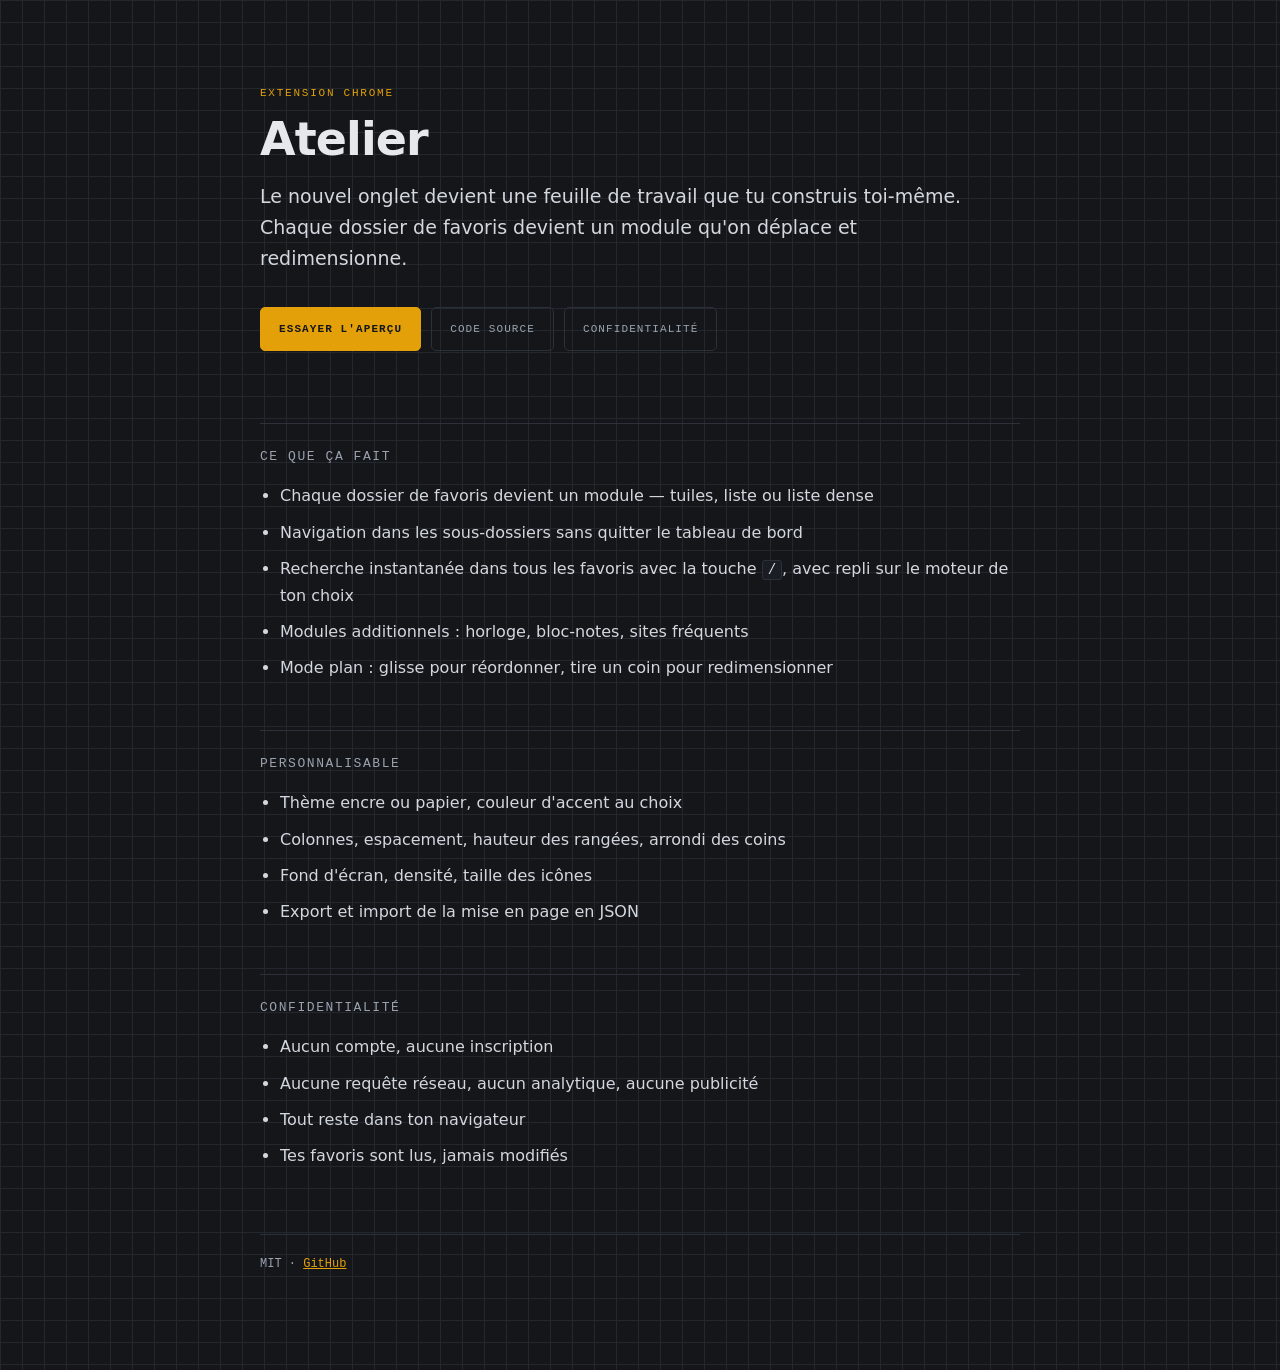
<file: docs/index.html>
<!DOCTYPE html>
<html lang="fr-CA">
<head>
<meta charset="utf-8">
<meta name="viewport" content="width=device-width, initial-scale=1">
<title>Atelier — tableau de bord de favoris pour Chrome</title>
<meta name="description" content="Transforme le nouvel onglet de Chrome en tableau de bord modulable bâti sur tes dossiers de favoris. Local, sans compte, sans pub.">
<style>
  :root {
    --ink: #14161a; --panel: #1a1d23; --rule: #2b313a;
    --text: #e6e8ec; --dim: #9aa3af; --accent: #e3a008;
    --mono: ui-monospace, "SF Mono", Menlo, Consolas, monospace;
  }
  * { box-sizing: border-box; }
  body {
    margin: 0; padding: 0 24px 96px;
    background: var(--ink); color: var(--text);
    font: 16px/1.65 system-ui, -apple-system, "Segoe UI", Roboto, sans-serif;
    -webkit-font-smoothing: antialiased;
    background-image:
      linear-gradient(to right, #23282f 1px, transparent 1px),
      linear-gradient(to bottom, #23282f 1px, transparent 1px);
    background-size: 22px 22px;
  }
  main { max-width: 760px; margin: 0 auto; }
  header { padding: 84px 0 0; }
  .eyebrow {
    font-family: var(--mono); font-size: 11px; letter-spacing: .16em;
    text-transform: uppercase; color: var(--accent); margin: 0 0 12px;
  }
  h1 { font-size: clamp(32px, 6vw, 46px); line-height: 1.1; margin: 0 0 16px; font-weight: 600; letter-spacing: -.02em; }
  .lead { font-size: 19px; color: #d3d7de; margin: 0 0 32px; max-width: 58ch; }
  .actions { display: flex; gap: 10px; flex-wrap: wrap; margin-bottom: 72px; }
  .btn {
    display: inline-block; text-decoration: none;
    font-family: var(--mono); font-size: 11px; letter-spacing: .1em;
    text-transform: uppercase; padding: 12px 18px;
    border: 1px solid var(--rule); border-radius: 5px; color: var(--dim);
    transition: all 130ms cubic-bezier(.2,.7,.3,1);
  }
  .btn:hover { color: var(--text); border-color: var(--dim); }
  .btn-primary { background: var(--accent); border-color: var(--accent); color: var(--ink); font-weight: 600; }
  .btn-primary:hover { color: var(--ink); filter: brightness(1.08); }
  h2 {
    font-size: 13px; font-family: var(--mono); letter-spacing: .12em;
    text-transform: uppercase; color: var(--dim); font-weight: 500;
    border-top: 1px solid var(--rule); padding-top: 22px; margin: 48px 0 16px;
  }
  ul { padding-left: 20px; margin: 0; }
  li { margin-bottom: 10px; color: #d3d7de; }
  a { color: var(--accent); }
  code {
    font-family: var(--mono); font-size: .88em;
    background: var(--panel); border: 1px solid var(--rule);
    border-radius: 3px; padding: 1px 5px;
  }
  footer {
    margin-top: 64px; padding-top: 20px; border-top: 1px solid var(--rule);
    font-family: var(--mono); font-size: 12px; color: var(--dim);
  }
  @media (max-width: 620px) { header { padding-top: 52px; } body { padding-inline: 18px; } }
</style>
</head>
<body>
<main>
  <header>
    <p class="eyebrow">Extension Chrome</p>
    <h1>Atelier</h1>
    <p class="lead">Le nouvel onglet devient une feuille de travail que tu
    construis toi-même. Chaque dossier de favoris devient un module qu'on
    déplace et redimensionne.</p>
    <div class="actions">
      <a class="btn btn-primary" href="apercu.html">Essayer l'aperçu</a>
      <a class="btn" href="https://github.com/Blencia/atelier">Code source</a>
      <a class="btn" href="privacy.html">Confidentialité</a>
    </div>
  </header>

  <h2>Ce que ça fait</h2>
  <ul>
    <li>Chaque dossier de favoris devient un module — tuiles, liste ou liste dense</li>
    <li>Navigation dans les sous-dossiers sans quitter le tableau de bord</li>
    <li>Recherche instantanée dans tous les favoris avec la touche <code>/</code>, avec repli sur le moteur de ton choix</li>
    <li>Modules additionnels : horloge, bloc-notes, sites fréquents</li>
    <li>Mode plan : glisse pour réordonner, tire un coin pour redimensionner</li>
  </ul>

  <h2>Personnalisable</h2>
  <ul>
    <li>Thème encre ou papier, couleur d'accent au choix</li>
    <li>Colonnes, espacement, hauteur des rangées, arrondi des coins</li>
    <li>Fond d'écran, densité, taille des icônes</li>
    <li>Export et import de la mise en page en JSON</li>
  </ul>

  <h2>Confidentialité</h2>
  <ul>
    <li>Aucun compte, aucune inscription</li>
    <li>Aucune requête réseau, aucun analytique, aucune publicité</li>
    <li>Tout reste dans ton navigateur</li>
    <li>Tes favoris sont lus, jamais modifiés</li>
  </ul>

  <footer>
    MIT · <a href="https://github.com/Blencia/atelier">GitHub</a>
  </footer>
</main>
</body>
</html>
</file>
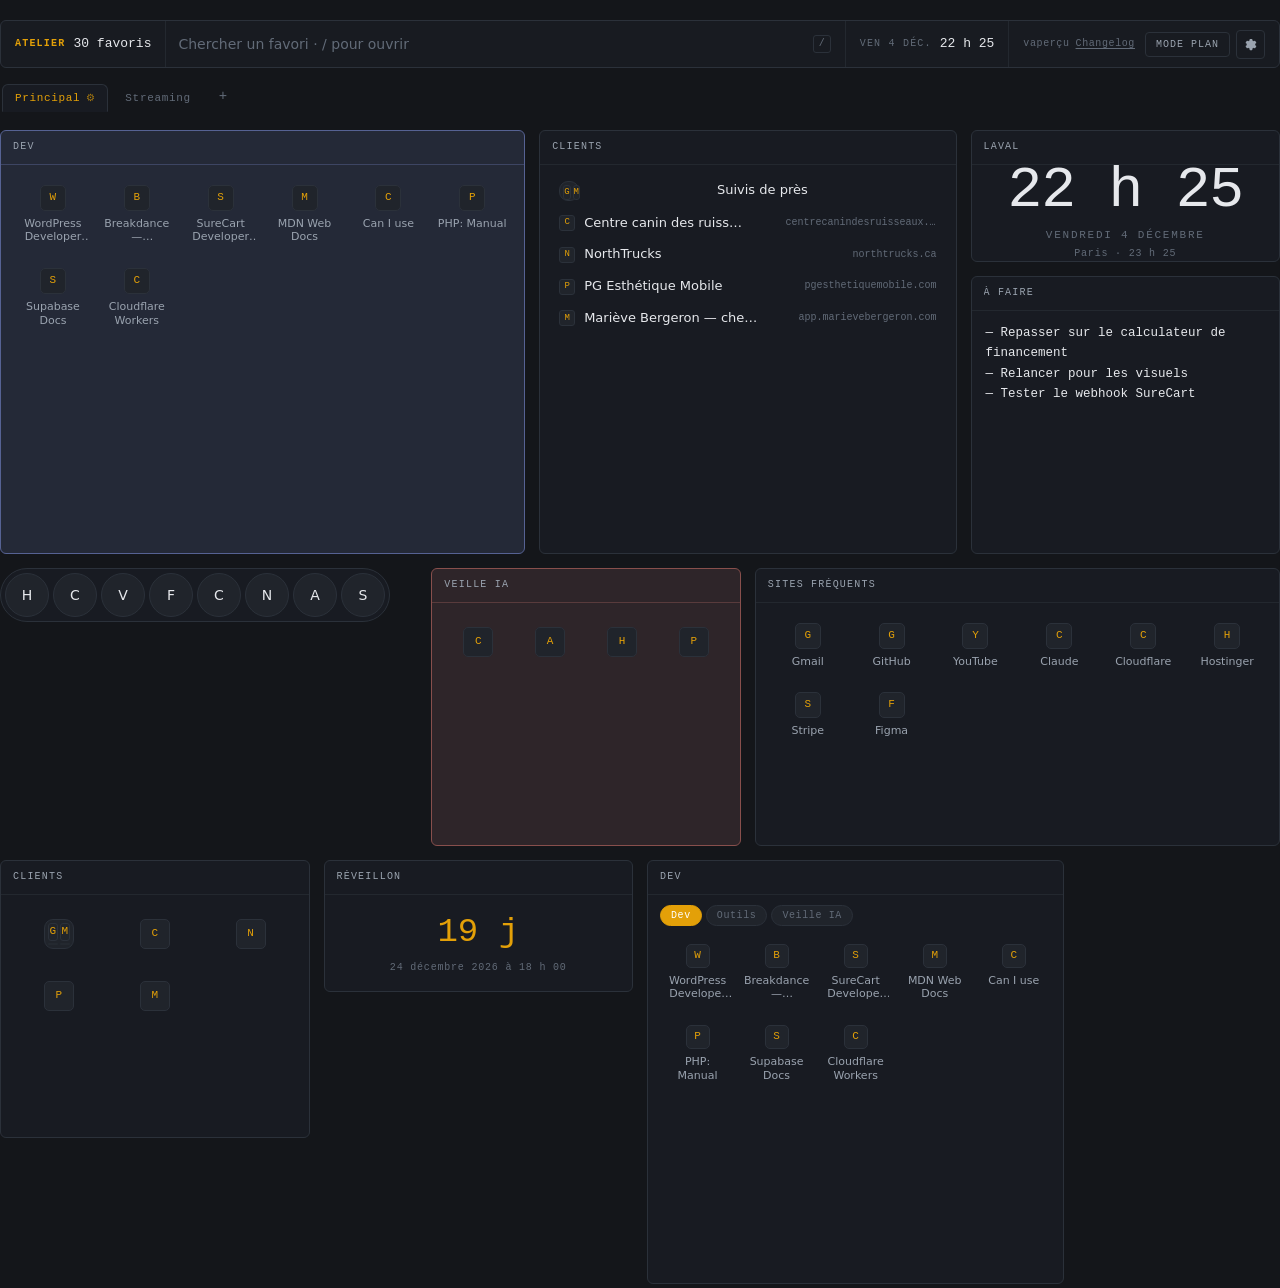
<file: docs/apercu.html>
<!DOCTYPE html>
<html lang="fr-CA">
<head>
<meta charset="utf-8">
<meta name="viewport" content="width=device-width, initial-scale=1">
<title>Atelier — aperçu</title>
<style>
/* ============================================================
   Atelier — feuille de plan
   Toutes les couleurs passent par des variables : le panneau
   de réglages les réécrit à chaud sur :root.
   ============================================================ */

:root {
  color-scheme: dark;

  /* Substrat */
  --ink:        #14161a;
  --panel:      #1a1d23;
  --panel-2:    #20242b;
  --rule:       #2b313a;
  --rule-soft:  #23282f;

  /* Encres */
  --graphite:   #e6e8ec;
  --graphite-2: #9aa3af;
  --graphite-3: #626b78;

  /* Laiton : l'accent par défaut, remplaçable */
  --accent:     #e3a008;
  --accent-ink: #14161a;

  --radius: 6px;
  --gap: 14px;
  --row: 132px;
  --cols: 12;
  --maxw: 1440px;

  --font-ui: system-ui, -apple-system, "Segoe UI", Roboto, sans-serif;
  --font-mono: ui-monospace, "SF Mono", "JetBrains Mono", "Cascadia Mono", Menlo, Consolas, monospace;

  --dur: 130ms;
  --ease: cubic-bezier(.2, .7, .3, 1);
}

:root[data-mode="light"] {
  color-scheme: light;
  --ink:        #eceae4;
  --panel:      #f7f6f2;
  --panel-2:    #ffffff;
  --rule:       #d3cfc5;
  --rule-soft:  #e2ded5;
  --graphite:   #1d2027;
  --graphite-2: #5a626e;
  --graphite-3: #8b929c;
  --accent-ink: #ffffff;
}

* { box-sizing: border-box; }

/* Les styles auteur battent la feuille du navigateur : sans ça,
   .dock{display:flex} rendrait l'attribut hidden inopérant. */
[hidden] { display: none !important; }

input[type="checkbox"] { accent-color: var(--accent); width: 15px; height: 15px; }

html, body { height: 100%; }

body {
  margin: 0;
  background: var(--ink);
  color: var(--graphite);
  font-family: var(--font-ui);
  font-size: 14px;
  line-height: 1.45;
  -webkit-font-smoothing: antialiased;
  overflow-x: hidden;
}

body.booting .sheet,
body.booting .titleblock { opacity: 0; }
body:not(.booting) .sheet,
body:not(.booting) .titleblock { transition: opacity 180ms var(--ease); }

@keyframes rise {
  from { opacity: 0; transform: translateY(7px); }
}

.sr-only {
  position: absolute; width: 1px; height: 1px;
  padding: 0; margin: -1px; overflow: hidden;
  clip: rect(0 0 0 0); white-space: nowrap; border: 0;
}

/* ---------- Fond ---------- */

.wallpaper {
  position: fixed; inset: 0; z-index: -2;
  background-size: cover; background-position: center;
  display: none;
}
body.has-wallpaper .wallpaper { display: block; }
body.has-wallpaper .wallpaper::after {
  content: ""; position: absolute; inset: 0;
  background: var(--ink);
  opacity: calc(var(--wall-dim, 55) / 100);
}

/* Le papier millimétré : discret au repos, révélé en mode plan */
.substrate {
  position: fixed; inset: 0; z-index: -1;
  pointer-events: none;
  opacity: 0;
  transition: opacity 220ms var(--ease);
  background-image:
    linear-gradient(to right, var(--rule-soft) 1px, transparent 1px),
    linear-gradient(to bottom, var(--rule-soft) 1px, transparent 1px);
  background-size: 22px 22px;
}
body.show-grid .substrate { opacity: .5; }
body.is-editing .substrate { opacity: 1; }

/* ---------- Cartouche ---------- */

.titleblock {
  position: sticky; top: 0; z-index: 40;
  display: flex; align-items: stretch;
  gap: 0;
  max-width: var(--maxw);
  margin: 20px auto 0;
  padding: 0;
  border: 1px solid var(--rule);
  border-radius: var(--radius);
  background: color-mix(in srgb, var(--panel) 88%, transparent);
  backdrop-filter: blur(10px);
}

.tb-cell {
  display: flex; align-items: center; gap: 8px;
  padding: 0 14px;
  border-right: 1px solid var(--rule-soft);
  min-height: 46px;
}
.tb-cell:last-child { border-right: 0; }

.tb-key {
  font-family: var(--font-mono);
  font-size: 10px;
  letter-spacing: .12em;
  text-transform: uppercase;
  color: var(--graphite-3);
  white-space: nowrap;
}
.tb-val {
  font-family: var(--font-mono);
  font-size: 13px;
  font-variant-numeric: tabular-nums;
  color: var(--graphite);
  white-space: nowrap;
}
.tb-brand .tb-key { color: var(--accent); font-weight: 600; }

.tb-search { flex: 1; position: relative; padding-left: 12px; }
.tb-search input {
  flex: 1; width: 100%;
  background: transparent; border: 0; outline: 0;
  color: var(--graphite);
  font: inherit; font-size: 14px;
  padding: 12px 0;
}
.tb-search input::placeholder { color: var(--graphite-3); }
.tb-kbd {
  font-family: var(--font-mono); font-size: 10px;
  color: var(--graphite-3);
  border: 1px solid var(--rule);
  border-radius: 3px;
  padding: 1px 5px;
}
.tb-search:focus-within .tb-kbd { opacity: 0; }

.tb-actions { gap: 6px; }

.tb-meta {
  display: flex; align-items: center; gap: 6px;
  margin-right: 4px;
  font-family: var(--font-mono); font-size: 10px; letter-spacing: .06em;
  color: var(--graphite-3);
  white-space: nowrap;
}
.tb-meta button {
  background: none; border: 0; padding: 0;
  color: var(--graphite-3); font: inherit; letter-spacing: inherit;
  text-decoration: underline; text-underline-offset: 2px; cursor: pointer;
}
.tb-meta button:hover { color: var(--accent); }

/* ---------- Journal des versions ---------- */

.changelog-entry { margin-bottom: 20px; }
.changelog-entry:last-child { margin-bottom: 0; }
.changelog-version {
  display: flex; align-items: baseline; gap: 8px;
  font-family: var(--font-mono); font-size: 13px; color: var(--accent);
  font-weight: 600; margin-bottom: 8px;
}
.changelog-date { font-size: 10px; color: var(--graphite-3); font-weight: 400; }
.changelog-section { margin-top: 10px; }
.changelog-section:first-of-type { margin-top: 0; }
.changelog-section-label {
  font-family: var(--font-mono); font-size: 9px; letter-spacing: .1em;
  text-transform: uppercase; color: var(--graphite-3); margin: 0 0 4px;
}
.changelog-entry ul { margin: 0; padding-left: 18px; }
.changelog-entry li { font-size: 12.5px; color: var(--graphite); margin-bottom: 3px; }

.omni-results {
  position: absolute; top: calc(100% + 6px); left: 0; right: 0;
  margin: 0; padding: 4px;
  list-style: none;
  background: var(--panel-2);
  border: 1px solid var(--rule);
  border-radius: var(--radius);
  box-shadow: 0 18px 40px rgb(0 0 0 / .38);
  max-height: 52vh; overflow-y: auto;
  z-index: 50;
}
.omni-item {
  display: flex; align-items: center; gap: 10px;
  padding: 8px 10px;
  border-radius: 4px;
  cursor: pointer;
}
.omni-item[aria-selected="true"] { background: var(--panel); }
.omni-item img { width: 16px; height: 16px; flex: none; border-radius: 3px; }
.omni-title { flex: 1; overflow: hidden; text-overflow: ellipsis; white-space: nowrap; }
.omni-url {
  font-family: var(--font-mono); font-size: 11px;
  color: var(--graphite-3);
  max-width: 38%; overflow: hidden; text-overflow: ellipsis; white-space: nowrap;
}
.omni-empty { padding: 10px; color: var(--graphite-3); font-size: 13px; }

/* ---------- Règle de colonnes (mode plan) ---------- */

.ruler {
  display: none;
  max-width: var(--maxw);
  margin: 10px auto 0;
  grid-template-columns: repeat(var(--cols), 1fr);
  gap: var(--gap);
}
body.is-editing .ruler { display: grid; }
.ruler span {
  font-family: var(--font-mono); font-size: 9px;
  letter-spacing: .1em;
  color: var(--graphite-3);
  text-align: center;
  border-top: 1px solid var(--rule);
  padding-top: 3px;
}

/* ---------- Feuille ---------- */

.sheet {
  display: grid;
  grid-template-columns: repeat(var(--cols), 1fr);
  grid-auto-rows: var(--row);
  gap: var(--gap);
  max-width: var(--maxw);
  margin: 18px auto 96px;
  padding: 0 0 4px;
}

/* ---------- Module ---------- */

.widget {
  grid-column: span var(--w, 3);
  grid-row: span var(--h, 2);
  display: flex; flex-direction: column;
  min-width: 0; min-height: 0;
  background: color-mix(in srgb, var(--panel) 92%, transparent);
  border: 1px solid var(--rule);
  border-radius: var(--radius);
  overflow: hidden;
  transition: border-color var(--dur) var(--ease), transform var(--dur) var(--ease);
  animation: rise 260ms var(--ease) backwards;
}
.widget:hover { border-color: color-mix(in srgb, var(--rule) 60%, var(--graphite-3)); }

/* Couleur par module : même structure (fond translucide + bordure 1px) que
   le style par défaut, juste teintée par --widget-accent choisi dans les
   réglages du module. */
.widget.has-accent {
  background: color-mix(in srgb, var(--widget-accent) 9%, var(--panel) 91%);
  border-color: color-mix(in srgb, var(--widget-accent) 45%, var(--rule));
}
.widget.has-accent:hover { border-color: color-mix(in srgb, var(--widget-accent) 65%, var(--rule)); }
.widget.has-accent .widget-head { border-bottom-color: color-mix(in srgb, var(--widget-accent) 25%, var(--rule-soft)); }

.widget-head {
  display: flex; align-items: center; gap: 8px;
  padding: 9px 12px;
  border-bottom: 1px solid var(--rule-soft);
  flex: none;
}
.widget-title {
  font-family: var(--font-mono);
  font-size: 10px; letter-spacing: .12em; text-transform: uppercase;
  color: var(--graphite-2);
  flex: 1; overflow: hidden; text-overflow: ellipsis; white-space: nowrap;
}
.widget-dim {
  display: none;
  font-family: var(--font-mono); font-size: 10px;
  color: var(--accent);
  font-variant-numeric: tabular-nums;
}
body.is-editing .widget-dim { display: inline; }

.widget-tools { display: none; gap: 2px; }
body.is-editing .widget-tools { display: flex; }

.widget-body {
  flex: 1; min-height: 0;
  overflow-y: auto;
  overflow-x: hidden;
  padding: 10px 12px 12px;
  scrollbar-width: thin;
  scrollbar-color: var(--rule) transparent;
}
.widget-body::-webkit-scrollbar { width: 8px; }
.widget-body::-webkit-scrollbar-thumb { background: var(--rule); border-radius: 8px; }

/* Vue Pastilles, réglage « Design wrappé » : le module devient une pastille
   allongée collée à son contenu — plus de cartouche (titre/dimensions/
   réglages), juste les pastilles à la file, contour arrondi au maximum.
   La cartouche redevient visible en mode plan pour garder accès au
   déplacement/réglages/suppression (sinon plus aucun moyen d'y toucher). */
body:not(.is-editing) .widget:has(> .widget-body.is-wrapped) {
  border-radius: 999px;
  width: fit-content;
  align-self: start;
  justify-self: start;
}
body:not(.is-editing) .widget:has(> .widget-body.is-wrapped) .widget-head { display: none; }
.widget-body.is-wrapped {
  padding: 4px;
  overflow: visible;
}
.widget-body.is-wrapped .bm-badges { flex-wrap: nowrap; gap: 4px; }

/* Mode plan : coins d'équerre + poignée */
body.is-editing .widget {
  cursor: default;
  border-style: dashed;
  border-color: color-mix(in srgb, var(--accent) 45%, var(--rule));
}
body.is-editing .widget-head { cursor: grab; }
body.is-editing .widget-head:active { cursor: grabbing; }
body.is-editing .widget-body { pointer-events: none; opacity: .62; }

.widget.dragging { opacity: .35; transform: scale(.99); }
.widget.resizing { border-color: var(--accent); }

.handle {
  display: none;
  position: absolute; right: 0; bottom: 0;
  width: 18px; height: 18px;
  cursor: nwse-resize;
}
.handle::before, .handle::after {
  content: ""; position: absolute; background: var(--accent);
}
.handle::before { right: 3px; bottom: 3px; width: 11px; height: 2px; }
.handle::after  { right: 3px; bottom: 3px; width: 2px; height: 11px; }
body.is-editing .widget { position: relative; }
body.is-editing .handle { display: block; }

/* ---------- Contenu : favoris ---------- */

.bm-crumbs {
  display: flex; align-items: center; gap: 4px;
  font-family: var(--font-mono); font-size: 10px;
  letter-spacing: .06em;
  color: var(--graphite-3);
  margin-bottom: 8px;
  flex-wrap: wrap;
}
.bm-crumbs button {
  background: none; border: 0; padding: 0;
  color: var(--accent); cursor: pointer; font: inherit;
}

.bm-tiles {
  display: grid;
  grid-template-columns: repeat(auto-fill, minmax(var(--tile, 74px), 1fr));
  gap: 4px;
}
.tile {
  display: flex; flex-direction: column; align-items: center; gap: 6px;
  padding: 10px 4px;
  border-radius: 5px;
  text-decoration: none; color: var(--graphite);
  text-align: center;
  transition: background var(--dur) var(--ease);
}
.tile:hover, .tile:focus-visible { background: var(--panel-2); }
.tile img, .tile .glyph {
  width: var(--icon, 26px); height: var(--icon, 26px);
  border-radius: 5px; flex: none;
}
.tile .glyph {
  display: grid; place-items: center;
  background: var(--panel-2);
  border: 1px solid var(--rule);
  color: var(--accent);
  font-family: var(--font-mono); font-size: 11px;
}
.tile span.label {
  font-size: 11px; line-height: 1.25;
  color: var(--graphite-2);
  display: -webkit-box; -webkit-line-clamp: 2; -webkit-box-orient: vertical;
  overflow: hidden; word-break: break-word;
}
body[data-labels="off"] .tile span.label { display: none; }
.tile.is-icon-only { justify-content: center; padding-top: 14px; padding-bottom: 14px; }

.bm-list { display: flex; flex-direction: column; gap: 1px; }
.row {
  display: flex; align-items: center; gap: 9px;
  padding: 6px 7px;
  border-radius: 4px;
  text-decoration: none; color: var(--graphite);
}
.row:hover, .row:focus-visible { background: var(--panel-2); }
.row img, .row .glyph {
  width: 16px; height: 16px; flex: none; border-radius: 3px;
}
.row .glyph {
  display: grid; place-items: center;
  background: var(--panel-2); border: 1px solid var(--rule);
  color: var(--accent); font-size: 9px; font-family: var(--font-mono);
}
.row .label {
  flex: 1; font-size: 13px;
  overflow: hidden; text-overflow: ellipsis; white-space: nowrap;
}
.row .host {
  font-family: var(--font-mono); font-size: 10px; color: var(--graphite-3);
  overflow: hidden; text-overflow: ellipsis; white-space: nowrap; max-width: 40%;
}
.bm-list.is-dense .row { padding: 2px 7px; }
.bm-list.is-dense .label { font-size: 12px; }
body[data-density="compact"] .row { padding: 3px 7px; }
body[data-density="compact"] .tile { padding: 7px 4px; }

.note {
  color: var(--graphite-3); font-size: 12px;
  font-family: var(--font-mono); letter-spacing: .04em;
}

/* ---------- Contenu : horloge ---------- */

.clock { display: grid; place-content: center; height: 100%; text-align: center; }
.clock-time {
  font-family: var(--font-mono);
  font-size: clamp(30px, 5.4vw, 58px);
  font-variant-numeric: tabular-nums;
  letter-spacing: -.02em; line-height: 1;
}
.clock-date {
  margin-top: 8px;
  font-family: var(--font-mono); font-size: 11px;
  letter-spacing: .16em; text-transform: uppercase;
  color: var(--graphite-3);
}

/* ---------- Contenu : bloc-notes ---------- */

.notes-area {
  width: 100%; height: 100%;
  min-height: 60px;
  background: transparent; border: 0; outline: 0; resize: none;
  color: var(--graphite);
  font-family: var(--font-mono); font-size: 12.5px; line-height: 1.65;
}
.notes-area::placeholder { color: var(--graphite-3); }

/* ---------- Boutons ---------- */

.btn {
  font-family: var(--font-mono);
  font-size: 10px; letter-spacing: .1em; text-transform: uppercase;
  color: var(--graphite-2);
  background: transparent;
  border: 1px solid var(--rule);
  border-radius: 4px;
  padding: 6px 10px;
  cursor: pointer;
  transition: all var(--dur) var(--ease);
  white-space: nowrap;
}
.btn:hover { color: var(--graphite); border-color: var(--graphite-3); }
.btn-primary {
  background: var(--accent); border-color: var(--accent); color: var(--accent-ink);
  font-weight: 600;
}
.btn-primary:hover { filter: brightness(1.08); color: var(--accent-ink); }
.btn-icon { padding: 6px; display: grid; place-items: center; }
.btn-ghost { border-color: transparent; padding: 4px 6px; }
.btn-ghost:hover { border-color: var(--rule); }
.btn[aria-pressed="true"] { color: var(--accent); border-color: var(--accent); }
.btn-danger:hover { color: #ff6b6b; border-color: #ff6b6b; }

:focus-visible { outline: 2px solid var(--accent); outline-offset: 2px; }

/* ---------- Dock / vide ---------- */

.dock {
  position: fixed; left: 50%; bottom: 22px; transform: translateX(-50%);
  z-index: 45;
  display: flex; align-items: center; gap: 12px;
  padding: 9px 12px;
  background: var(--panel-2);
  border: 1px solid var(--rule);
  border-radius: 8px;
  box-shadow: 0 16px 40px rgb(0 0 0 / .4);
}
.dock-hint {
  font-family: var(--font-mono); font-size: 10px;
  letter-spacing: .06em; color: var(--graphite-3);
}

.empty { text-align: center; padding: 90px 20px; }
.empty-title { font-size: 16px; margin: 0 0 6px; }
.empty-help { color: var(--graphite-3); margin: 0 0 18px; font-size: 13px; }

/* ---------- Modale ---------- */

.modal-root {
  position: fixed; inset: 0; z-index: 100;
  display: grid; place-items: center;
  background: rgb(0 0 0 / .55);
  padding: 24px;
}
.modal {
  width: min(560px, 100%);
  max-height: 84vh; overflow-y: auto;
  background: var(--panel);
  border: 1px solid var(--rule);
  border-radius: 8px;
  box-shadow: 0 30px 70px rgb(0 0 0 / .5);
}
.modal-head {
  display: flex; align-items: center; justify-content: space-between;
  padding: 14px 18px;
  border-bottom: 1px solid var(--rule);
  position: sticky; top: 0; background: var(--panel); z-index: 2;
}
.modal-head h2 {
  margin: 0;
  font-family: var(--font-mono); font-size: 11px;
  letter-spacing: .14em; text-transform: uppercase; color: var(--graphite-2);
  font-weight: 500;
}
.modal-body { padding: 16px 18px 20px; }
.modal-foot {
  display: flex; justify-content: flex-end; gap: 8px;
  padding: 12px 18px; border-top: 1px solid var(--rule);
}

.field { margin-bottom: 14px; }
.field > label {
  display: block; margin-bottom: 6px;
  font-family: var(--font-mono); font-size: 10px;
  letter-spacing: .1em; text-transform: uppercase; color: var(--graphite-3);
}
.field input[type="text"],
.field input[type="number"],
.field select,
.field textarea {
  width: 100%;
  background: var(--ink);
  border: 1px solid var(--rule);
  border-radius: 4px;
  color: var(--graphite);
  font: inherit; font-size: 13px;
  padding: 8px 10px;
}
.field input[type="range"] { width: 100%; accent-color: var(--accent); }
.field input[type="color"] {
  width: 44px; height: 30px; padding: 2px;
  background: var(--ink); border: 1px solid var(--rule); border-radius: 4px;
}
.field-inline { display: flex; align-items: center; gap: 10px; }
.field-inline > label { margin: 0; flex: 1; text-transform: none; letter-spacing: 0; font-size: 13px; font-family: var(--font-ui); color: var(--graphite); }
.field-hint { margin-top: 5px; font-size: 11px; color: var(--graphite-3); }
.field-row { display: flex; gap: 12px; }
.field-row > .field { flex: 1; }

.section-label {
  font-family: var(--font-mono); font-size: 10px;
  letter-spacing: .14em; text-transform: uppercase; color: var(--graphite-3);
  border-top: 1px solid var(--rule-soft);
  padding-top: 14px; margin: 22px 0 12px;
}
.section-label:first-child { border-top: 0; padding-top: 0; margin-top: 0; }

.picker { display: grid; grid-template-columns: repeat(2, 1fr); gap: 8px; }
.picker button {
  text-align: left; padding: 12px;
  background: var(--ink); border: 1px solid var(--rule); border-radius: 5px;
  color: var(--graphite); cursor: pointer;
  transition: border-color var(--dur) var(--ease);
}
.picker button:hover { border-color: var(--accent); }
.picker strong { display: block; font-size: 13px; margin-bottom: 3px; font-weight: 500; }
.picker small { color: var(--graphite-3); font-size: 11px; }

.swatches { display: flex; gap: 6px; flex-wrap: wrap; align-items: center; }
.swatch {
  width: 24px; height: 24px; border-radius: 50%;
  border: 2px solid transparent; cursor: pointer; padding: 0;
}
.swatch[aria-pressed="true"] { border-color: var(--graphite); }

.toast {
  position: fixed; bottom: 22px; left: 22px; z-index: 200;
  background: var(--panel-2); border: 1px solid var(--rule);
  border-left: 2px solid var(--accent);
  border-radius: 5px; padding: 10px 14px;
  font-family: var(--font-mono); font-size: 11px; letter-spacing: .04em;
}

/* ---------- Onglets (dashboards) ---------- */

.boards {
  display: flex; align-items: flex-end; gap: 4px; flex-wrap: wrap;
  max-width: var(--maxw);
  margin: 12px auto 0;
  padding: 0 2px;
}
.board-tab {
  display: flex; align-items: center; gap: 6px;
  font-family: var(--font-mono);
  font-size: 11px; letter-spacing: .06em;
  color: var(--graphite-3);
  background: transparent;
  border: 1px solid transparent;
  border-radius: 6px 6px 0 0;
  padding: 7px 12px;
  cursor: pointer;
  transition: color var(--dur) var(--ease), background var(--dur) var(--ease), border-color var(--dur) var(--ease);
}
.board-tab:hover { color: var(--graphite); }
.board-tab.is-active {
  color: var(--accent);
  background: color-mix(in srgb, var(--panel) 92%, transparent);
  border-color: var(--rule);
  border-bottom-color: transparent;
}
.board-tab-gear {
  background: none; border: 0; padding: 0; margin: 0;
  color: inherit; font-size: 10px; cursor: pointer; opacity: .7; line-height: 1;
}
.board-tab-gear:hover { opacity: 1; }
.board-tab-add { font-size: 14px; padding: 7px 10px; }
.board-tab-add:hover { color: var(--accent); }

/* ---------- Saut clavier Alt+1..9 ---------- */

@keyframes flash-pulse {
  0%, 100% { box-shadow: 0 0 0 0 color-mix(in srgb, var(--accent) 0%, transparent); }
  35% { box-shadow: 0 0 0 5px color-mix(in srgb, var(--accent) 55%, transparent); }
}
.widget.flash { animation: flash-pulse 900ms var(--ease); border-color: var(--accent); }

/* ---------- Contenu : pastilles + renommage local ---------- */

.bm-badges { display: flex; flex-wrap: wrap; gap: 8px; }
.badge {
  display: grid; place-items: center;
  width: calc(var(--icon, 26px) + 14px); height: calc(var(--icon, 26px) + 14px);
  border-radius: 50%;
  background: var(--panel-2);
  border: 1px solid var(--rule);
  text-decoration: none; color: var(--graphite);
  transition: border-color var(--dur) var(--ease), transform var(--dur) var(--ease);
}
.badge:hover, .badge:focus-visible { border-color: var(--accent); transform: translateY(-1px); }
.badge img, .badge .glyph { width: var(--icon, 26px); height: var(--icon, 26px); border-radius: 50%; }
.badge .glyph { display: grid; place-items: center; background: transparent; border: 0; }

.tile { position: relative; }
.bm-rename {
  background: var(--panel-2); border: 1px solid var(--rule);
  border-radius: 50%; width: 18px; height: 18px; padding: 0;
  display: grid; place-items: center; flex: none;
  color: var(--graphite-3); font-size: 9px; cursor: pointer;
  opacity: 0; transition: opacity var(--dur) var(--ease), color var(--dur) var(--ease), border-color var(--dur) var(--ease);
}
.bm-rename:hover { color: var(--accent); border-color: var(--accent); }
.tile .bm-rename { position: absolute; top: 2px; right: 2px; }
.tile:hover .bm-rename, .tile:focus-within .bm-rename { opacity: 1; }
.row:hover .bm-rename, .row:focus-within .bm-rename { opacity: 1; }

/* ---------- Contenu : horloge, second fuseau ---------- */

.clock-tz2 {
  margin-top: 4px;
  font-family: var(--font-mono); font-size: 10px;
  letter-spacing: .08em; color: var(--graphite-3);
}

/* ---------- Contenu : compte à rebours ---------- */

.countdown { display: grid; place-content: center; height: 100%; text-align: center; gap: 4px; }
.countdown-big {
  font-family: var(--font-mono);
  font-size: clamp(20px, 3.4vw, 34px);
  font-variant-numeric: tabular-nums;
  color: var(--accent);
}
.countdown-sub {
  font-family: var(--font-mono); font-size: 10px;
  letter-spacing: .08em; color: var(--graphite-3);
}

/* ---------- Contenu : dossier façon iPhone ---------- */

.folder-open {
  width: 100%; height: 100%;
  display: flex; flex-direction: column; align-items: center; justify-content: center; gap: 8px;
  background: none; border: 0; cursor: pointer; color: var(--graphite); font: inherit;
}
.folder-preview {
  display: grid; grid-template-columns: repeat(2, 1fr); gap: 4px;
  width: 44px; height: 44px;
  padding: 5px;
  background: var(--panel-2);
  border: 1px solid var(--rule);
  border-radius: 9px;
}
.folder-preview img, .folder-preview .glyph { width: 100%; height: 100%; border-radius: 3px; }
.folder-slot-empty { border-radius: 3px; background: color-mix(in srgb, var(--rule) 40%, transparent); }
/* Variante intégrée dans une tuile/ligne/pastille : sous-dossier fait main,
   toujours en icône compacte quel que soit l'Affichage du module parent. */
.folder-preview-mini { width: var(--fp-size, 28px); height: var(--fp-size, 28px); padding: 3px; gap: 2px; flex: none; }
.badge .folder-preview-mini { border-radius: 50%; }
.folder-name {
  font-size: 11px; color: var(--graphite-2);
  max-width: 100%; overflow: hidden; text-overflow: ellipsis; white-space: nowrap;
}
.folder-grid {
  display: grid;
  grid-template-columns: repeat(auto-fill, minmax(80px, 1fr));
  gap: 10px;
}
.folder-grid .tile { padding: 10px 4px; }

/* ---------- Contenu : météo ---------- */

.weather { display: grid; place-content: center; height: 100%; text-align: center; gap: 2px; }
.weather-icon { font-size: clamp(22px, 3.6vw, 34px); line-height: 1; }
.weather-temp {
  font-family: var(--font-mono); font-size: clamp(18px, 2.6vw, 26px);
  font-variant-numeric: tabular-nums;
}
.weather-place {
  font-family: var(--font-mono); font-size: 10px;
  letter-spacing: .06em; color: var(--graphite-3);
}

/* ---------- Glisser des favoris entre modules, en mode plan ---------- */

/* Spécificité plus élevée que `body.is-editing .widget-body` : le module
   Dossier de favoris reste interactif pendant le mode plan pour permettre
   le glisser d'un favori vers un autre module. */
body.is-editing .widget-body.bm-dnd { pointer-events: auto; opacity: 1; }

.dragging-bm { opacity: .35; }
.bm-drop-target {
  outline: 2px dashed var(--accent);
  outline-offset: 4px;
  border-radius: 6px;
}
/* Voisin le plus proche du pointeur pendant le glisser : là où ça va se poser. */
.bm-insert-target { outline: 2px solid var(--accent); outline-offset: -2px; border-radius: 4px; }

/* Favori/dossier classé virtuellement ici (autre dossier réel dans Chrome) :
   petit point discret, visible seulement au survol pour ne pas surcharger. */
.bm-virtual { position: relative; }
.bm-virtual::after {
  content: ""; position: absolute; top: 3px; right: 3px;
  width: 5px; height: 5px; border-radius: 50%;
  background: var(--accent);
  opacity: 0; transition: opacity var(--dur) var(--ease);
}
.bm-virtual:hover::after, .bm-virtual:focus-visible::after { opacity: 1; }
.row.bm-virtual::after { top: 50%; right: 6px; transform: translateY(-50%); }

/* ---------- Menu contextuel ---------- */

.ctx-menu {
  position: fixed; z-index: 300;
  min-width: 180px;
  background: var(--panel-2);
  border: 1px solid var(--rule);
  border-radius: 6px;
  padding: 4px;
  box-shadow: 0 18px 40px rgb(0 0 0 / .4);
}
.ctx-item {
  display: block; width: 100%; text-align: left;
  background: none; border: 0; border-radius: 4px;
  padding: 8px 10px;
  color: var(--graphite);
  font: inherit; font-size: 13px;
  cursor: pointer;
}
.ctx-item:hover { background: var(--panel); color: var(--accent); }
.ctx-sep { height: 1px; margin: 4px 2px; background: var(--rule-soft); }

/* ---------- Fiche détails d'un favori ---------- */

.bm-details-row {
  display: flex; flex-direction: column; gap: 3px;
  padding: 8px 0;
  border-bottom: 1px solid var(--rule-soft);
}
.bm-details-row:last-child { border-bottom: 0; }
.bm-details-label {
  font-family: var(--font-mono); font-size: 10px;
  letter-spacing: .1em; text-transform: uppercase; color: var(--graphite-3);
}
.bm-details-value {
  font-size: 13px; color: var(--graphite);
  word-break: break-all;
}

/* ---------- Éditeur d'onglets (réglages du module Dossier à onglets) ---------- */

.tablist-editor { display: flex; flex-direction: column; gap: 6px; margin-bottom: 8px; }
.tablist-row { display: flex; align-items: center; gap: 6px; }
.tablist-row select { flex: 1.3; min-width: 0; }
.tablist-row input[type="text"] { flex: 1; min-width: 0; }
.tablist-row select,
.tablist-row input[type="text"] {
  background: var(--ink); border: 1px solid var(--rule); border-radius: 4px;
  color: var(--graphite); font: inherit; font-size: 13px; padding: 7px 8px;
}

/* ---------- Contenu : dossier à onglets ---------- */

.foldertabs-nav {
  display: flex; flex-wrap: wrap; gap: 4px;
  margin-bottom: 8px;
}
.foldertabs-tab {
  font-family: var(--font-mono); font-size: 10px; letter-spacing: .06em;
  color: var(--graphite-3);
  background: var(--panel-2);
  border: 1px solid var(--rule);
  border-radius: 999px;
  padding: 4px 10px;
  cursor: pointer;
  transition: all var(--dur) var(--ease);
}
.foldertabs-tab:hover { color: var(--graphite); }
.foldertabs-tab.is-active { color: var(--accent-ink); background: var(--accent); border-color: var(--accent); }

/* ---------- Panneau latéral : tous les favoris (mode plan) ---------- */

.side-panel {
  /* top réajusté en JS (sidepanel.js/syncTop) sous la cartouche, qui est en
     position: sticky et n'a donc pas de hauteur fixe fiable en CSS seul. */
  position: fixed; top: 0; right: 0; bottom: 0; z-index: 35;
  width: 280px;
  display: flex; flex-direction: column;
  gap: 10px;
  padding: 16px 14px;
  background: var(--panel-2);
  border-left: 1px solid var(--rule);
  box-shadow: -18px 0 40px rgb(0 0 0 / .35);
  animation: rise 200ms var(--ease);
}
.sp-head { display: flex; flex-direction: column; gap: 2px; }
.sp-title {
  font-family: var(--font-mono); font-size: 11px; letter-spacing: .12em;
  text-transform: uppercase; color: var(--accent); font-weight: 600;
}
.sp-hint { font-size: 11px; color: var(--graphite-3); }
.sp-search {
  background: var(--ink); border: 1px solid var(--rule); border-radius: 5px;
  color: var(--graphite); font: inherit; font-size: 13px; padding: 8px 10px;
}
.sp-list {
  flex: 1; min-height: 0; overflow-y: auto;
  display: flex; flex-direction: column; gap: 2px;
  scrollbar-width: thin; scrollbar-color: var(--rule) transparent;
}
.sp-row {
  display: flex; align-items: center; gap: 8px;
  padding: 6px 8px; border-radius: 5px; cursor: grab;
  transition: background var(--dur) var(--ease);
}
.sp-row:hover { background: var(--panel); }
.sp-row img, .sp-row .glyph { width: 18px; height: 18px; flex: none; border-radius: 4px; }
.sp-row .glyph {
  display: grid; place-items: center;
  background: var(--ink); border: 1px solid var(--rule);
  color: var(--accent); font-size: 9px; font-family: var(--font-mono);
}
.sp-row-text { min-width: 0; display: flex; flex-direction: column; }
.sp-row-title {
  font-size: 12.5px;
  overflow: hidden; text-overflow: ellipsis; white-space: nowrap;
}
.sp-row-path {
  font-family: var(--font-mono); font-size: 10px; color: var(--graphite-3);
  overflow: hidden; text-overflow: ellipsis; white-space: nowrap;
}

/* ---------- Responsive ---------- */

@media (max-width: 1100px) { :root { --cols: 8; } }
@media (max-width: 760px) {
  :root { --cols: 4; --gap: 10px; }
  .titleblock { flex-wrap: wrap; margin-inline: 12px; }
  .tb-search { order: 3; flex-basis: 100%; border-right: 0; border-top: 1px solid var(--rule-soft); }
  .sheet, .ruler { padding-inline: 12px; }
  .widget { grid-column: 1 / -1; }
  .dock-hint { display: none; }
  .side-panel { width: 100%; }
}

@media (prefers-reduced-motion: reduce) {
  *, *::before, *::after {
    animation-duration: .01ms !important;
    transition-duration: .01ms !important;
  }
}

</style>
</head>
<body class="booting">

  <div id="wallpaper" class="wallpaper" aria-hidden="true"></div>
  <div id="substrate" class="substrate" aria-hidden="true"></div>

  <!-- Cartouche : la barre de titre d'une feuille de plan -->
  <header class="titleblock" id="titleblock">
    <div class="tb-cell tb-brand">
      <span class="tb-key">Atelier</span>
      <span class="tb-val" id="tbCount">—</span>
    </div>

    <div class="tb-cell tb-search">
      <label class="sr-only" for="omni">Chercher dans les favoris</label>
      <input id="omni" type="text" autocomplete="off" spellcheck="false"
             placeholder="Chercher un favori · / pour ouvrir">
      <kbd class="tb-kbd">/</kbd>
      <ul id="omniResults" class="omni-results" role="listbox" hidden></ul>
    </div>

    <div class="tb-cell tb-clock">
      <span class="tb-key" id="tbDate">—</span>
      <span class="tb-val" id="tbTime">—:—</span>
    </div>

    <div class="tb-cell tb-actions">
      <span class="tb-meta">
        <span id="tbVersion">v…</span>
        <button id="btnChangelog" type="button">Changelog</button>
      </span>
      <button id="btnEdit" class="btn" type="button" title="Mode plan (E)">Mode plan</button>
      <button id="btnSettings" class="btn btn-icon" type="button" title="Réglages" aria-label="Réglages">
        <svg viewBox="0 0 16 16" width="15" height="15" aria-hidden="true"><path fill="currentColor" d="M8 5.4A2.6 2.6 0 1 0 8 10.6 2.6 2.6 0 0 0 8 5.4zm0 1.3a1.3 1.3 0 1 1 0 2.6 1.3 1.3 0 0 1 0-2.6z"/><path fill="currentColor" d="m13.9 9.3-.9-.5a5.4 5.4 0 0 0 0-1.6l.9-.5a.6.6 0 0 0 .2-.8l-1-1.7a.6.6 0 0 0-.8-.2l-.9.5a5.2 5.2 0 0 0-1.4-.8V2.6a.6.6 0 0 0-.6-.6H7.6a.6.6 0 0 0-.6.6v1.1c-.5.2-1 .5-1.4.8l-.9-.5a.6.6 0 0 0-.8.2l-1 1.7a.6.6 0 0 0 .2.8l.9.5a5.4 5.4 0 0 0 0 1.6l-.9.5a.6.6 0 0 0-.2.8l1 1.7c.2.3.5.4.8.2l.9-.5c.4.3.9.6 1.4.8v1.1c0 .3.3.6.6.6h1.8c.3 0 .6-.3.6-.6v-1.1c.5-.2 1-.5 1.4-.8l.9.5c.3.2.6.1.8-.2l1-1.7a.6.6 0 0 0-.2-.8z"/></svg>
      </button>
    </div>
  </header>

  <!-- Onglets : plusieurs feuilles indépendantes (principal, streaming, etc.) -->
  <nav class="boards" id="boards" aria-label="Dashboards"></nav>

  <!-- Règle de colonnes, visible seulement en mode plan -->
  <div class="ruler" id="ruler" aria-hidden="true"></div>

  <main class="sheet" id="grid"></main>

  <div class="empty" id="empty" hidden>
    <p class="empty-title">La feuille est vide.</p>
    <p class="empty-help">Ajoute un dossier de favoris pour commencer.</p>
    <button class="btn btn-primary" id="emptyAdd" type="button">Ajouter un module</button>
  </div>

  <div class="dock" id="dock" hidden>
    <button class="btn btn-primary" id="btnAdd" type="button">+ Ajouter un module</button>
    <span class="dock-hint">Glisse l'en-tête pour déplacer · tire le coin pour redimensionner</span>
    <button class="btn" id="btnDone" type="button">Terminer</button>
  </div>

  <div class="modal-root" id="modalRoot" hidden></div>
  <div class="toast" id="toast" hidden></div>

  

<script>
/* ============================================================
   Bouchon de l'API Chrome — aperçu hors extension.
   Le reste du code est identique à l'extension réelle.
   ============================================================ */
(function () {
  // jsdom / vieux navigateurs
  window.structuredClone ||= (o) => JSON.parse(JSON.stringify(o));

  const B = {};
  let nextId = 100;
  const movedListeners = new Set();

  function folder(title, parentId, children) {
    const id = String(nextId++);
    B[id] = { id, title, parentId, children: [] };
    for (const c of children) {
      const kid = typeof c === 'string' ? null : c;
      if (kid) B[id].children.push(kid(id));
    }
    return id;
  }
  const link = (title, url, added) => (parentId) => {
    const id = String(nextId++);
    B[id] = { id, title, url, parentId, dateAdded: added || Date.now() };
    return id;
  };
  const sub = (title, kids) => (parentId) => folder(title, parentId, kids);

  const rootId = folder('', null, [
    sub('Barre de favoris', [
      sub('Dev', [
        link('WordPress Developer Resources', 'https://developer.wordpress.org/', 5),
        link('Breakdance — Documentation', 'https://breakdance.com/documentation/', 9),
        link('SureCart Developer Docs', 'https://developer.surecart.com/', 8),
        link('MDN Web Docs', 'https://developer.mozilla.org/', 7),
        link('Can I use', 'https://caniuse.com/', 6),
        link('PHP: Manual', 'https://www.php.net/manual/en/', 4),
        link('Supabase Docs', 'https://supabase.com/docs', 3),
        link('Cloudflare Workers', 'https://developers.cloudflare.com/workers/', 2),
      ]),
      sub('Clients', [
        link('Centre canin des ruisseaux', 'https://centrecanindesruisseaux.com/', 9),
        link('GoBrien Production', 'https://gobrien.ca/', 8),
        link('Maison Nectar', 'https://maisonnectar.com/', 7),
        link('NorthTrucks', 'https://northtrucks.ca/', 6),
        link('PG Esthétique Mobile', 'https://pgesthetiquemobile.com/', 5),
        link('Mariève Bergeron — check-in', 'https://app.marievebergeron.com/', 4),
      ]),
      sub('Outils', [
        link('Hostinger hPanel', 'https://hpanel.hostinger.com/', 9),
        link('Cloudflare Dashboard', 'https://dash.cloudflare.com/', 8),
        link('Vercel', 'https://vercel.com/dashboard', 7),
        link('Figma', 'https://www.figma.com/files', 6),
        link('Canva', 'https://www.canva.com/', 5),
        link('Notion', 'https://www.notion.so/', 4),
        link('AppSumo', 'https://appsumo.com/account/products/', 3),
        link('Stripe', 'https://dashboard.stripe.com/', 2),
      ]),
      sub('Veille IA', [
        link('Claude', 'https://claude.ai/', 9),
        link('Anthropic — Docs', 'https://docs.claude.com/', 8),
        link('Hacker News', 'https://news.ycombinator.com/', 7),
        link('Product Hunt', 'https://www.producthunt.com/', 6),
      ]),
      link('Gmail', 'https://mail.google.com/', 9),
      link('Google Agenda', 'https://calendar.google.com/', 8),
    ]),
    sub('Autres favoris', [
      link('Radio-Canada', 'https://ici.radio-canada.ca/', 3),
      link('MétéoMédia', 'https://www.meteomedia.com/', 2),
    ]),
  ]);
  B[rootId].title = '';

  const hydrate = (id) => {
    const n = { ...B[id] };
    if (n.children) n.children = n.children.map(hydrate);
    return n;
  };
  const noop = () => ({ addListener() {}, removeListener() {} });

  /* Mise en page pré-remplie pour l'aperçu */
  const ids = Object.values(B);
  const byTitle = (t) => ids.find((n) => n.title === t && !n.url)?.id ?? null;
  const byLinkTitle = (t) => ids.find((n) => n.title === t && n.url)?.id ?? null;

  // Sous-dossier fait main (clic droit → Nouveau sous-dossier), pour montrer
  // en démo l'icône compacte façon écran d'accueil de téléphone : deux
  // favoris de « Clients » y sont classés virtuellement.
  const demoSubfolderId = 'atelier:vf:demo1';
  const preset = {
    version: 2,
    theme: { mode: 'dark', accent: '#e3a008', density: 'comfy', radius: 6, showGrid: false, showLabels: true, wallpaperDim: 55 },
    layout: { cols: 12, gap: 14, row: 132, maxWidth: 1440 },
    search: { engine: 'https://www.google.com/search?q=%s', openIn: 'current' },
    aliases: {},
    virtualFolders: {
      [demoSubfolderId]: { name: 'Suivis de près', parent: byTitle('Clients') },
    },
    folderOverride: {
      [byLinkTitle('GoBrien Production')]: demoSubfolderId,
      [byLinkTitle('Maison Nectar')]: demoSubfolderId,
    },
    activeBoard: 'b1',
    boards: [
      {
        id: 'b1', name: 'Principal', theme: null,
        widgets: [
          { id: 'w1', type: 'bookmarks', w: 5, h: 3, color: '#8b9dff', settings: { folderId: byTitle('Dev'), folderPath: 'Barre de favoris / Dev', view: 'tiles', tile: 78, icon: 26, sort: 'manual', limit: 0, openIn: 'current', showCrumbs: true } },
          { id: 'w2', type: 'bookmarks', w: 4, h: 3, settings: { folderId: byTitle('Clients'), folderPath: 'Barre de favoris / Clients', view: 'list', sort: 'manual', limit: 0, openIn: 'new', showCrumbs: true } },
          { id: 'w3', type: 'clock', w: 3, h: 1, settings: { label: 'Laval', date: true, seconds: false, hour12: false, tz2: 'Europe/Paris', tz2Label: 'Paris' } },
          { id: 'w4', type: 'notes', w: 3, h: 2, settings: { label: 'À faire', text: '— Repasser sur le calculateur de financement\n— Relancer pour les visuels\n— Tester le webhook SureCart' } },
          { id: 'w5', type: 'bookmarks', w: 4, h: 2, settings: { folderId: byTitle('Outils'), folderPath: 'Barre de favoris / Outils', view: 'badges', icon: 30, sort: 'manual', limit: 0, openIn: 'new', showCrumbs: true, wrapped: true } },
          { id: 'w6', type: 'bookmarks', w: 3, h: 2, color: '#f97362', settings: { folderId: byTitle('Veille IA'), folderPath: 'Barre de favoris / Veille IA', view: 'icons', tile: 64, icon: 30, sort: 'manual', limit: 0, openIn: 'new', showCrumbs: true } },
          { id: 'w7', type: 'topsites', w: 5, h: 2, settings: { limit: 8, view: 'tiles', tile: 74, icon: 26, openIn: 'current' } },
          { id: 'w8', type: 'folder', w: 3, h: 2, settings: { folderId: byTitle('Clients'), folderPath: 'Barre de favoris / Clients', label: 'Clients', view: 'icons', icon: 30, sort: 'manual', limit: 0, openIn: 'new', showCrumbs: true } },
          { id: 'w9', type: 'countdown', w: 3, h: 1, settings: { label: 'Réveillon', target: '2026-12-24T18:00', doneText: 'Joyeux Noël !' } },
          {
            id: 'w13', type: 'foldertabs', w: 4, h: 3,
            settings: {
              active: 0, view: 'tiles', tile: 72, icon: 24, sort: 'manual', limit: 0, openIn: 'new',
              tabs: [
                { id: 't1', label: 'Dev', folderId: byTitle('Dev'), folderPath: 'Barre de favoris / Dev' },
                { id: 't2', label: 'Outils', folderId: byTitle('Outils'), folderPath: 'Barre de favoris / Outils' },
                { id: 't3', label: 'Veille IA', folderId: byTitle('Veille IA'), folderPath: 'Barre de favoris / Veille IA' },
              ],
            },
          },
        ],
      },
      {
        id: 'b2', name: 'Streaming', theme: { mode: 'dark', accent: '#8b9dff' },
        widgets: [
          { id: 'w11', type: 'weather', w: 3, h: 1, settings: { city: 'Montréal, QC', label: '' } },
          { id: 'w12', type: 'clock', w: 3, h: 1, settings: { label: 'Horloge', date: true, seconds: false, hour12: false } },
        ],
      },
    ],
  };

  const mem = {};
  try {
    const saved = localStorage.getItem('atelier-preview');
    Object.assign(mem, saved ? JSON.parse(saved) : { config: preset });
  } catch { Object.assign(mem, { config: preset }); }
  const persist = () => { try { localStorage.setItem('atelier-preview', JSON.stringify(mem)); } catch {} };

  // Bac séparé pour chrome.storage.sync, question de montrer le miroir
  // best-effort en démo (voir store.js) — persiste aussi, dans une autre
  // clé, pour simuler un « autre appareil » qui retrouverait cette donnée.
  const memSync = {};
  try {
    const savedSync = localStorage.getItem('atelier-preview-sync');
    if (savedSync) Object.assign(memSync, JSON.parse(savedSync));
  } catch { /* bac de synchro vide */ }
  const persistSync = () => { try { localStorage.setItem('atelier-preview-sync', JSON.stringify(memSync)); } catch {} };

  window.chrome = {
    runtime: { getURL: (p) => 'preview://' + p, getManifest: () => ({ version: 'aperçu' }) },
    storage: {
      local: {
        async get(keys) {
          const list = keys == null ? Object.keys(mem) : [].concat(keys);
          return Object.fromEntries(list.filter((k) => k in mem).map((k) => [k, mem[k]]));
        },
        async set(obj) { Object.assign(mem, obj); persist(); },
        async remove(k) { [].concat(k).forEach((x) => delete mem[x]); persist(); },
        async getBytesInUse() { return JSON.stringify(mem).length; },
      },
      sync: {
        async get(keys) {
          const list = keys == null ? Object.keys(memSync) : [].concat(keys);
          return Object.fromEntries(list.filter((k) => k in memSync).map((k) => [k, memSync[k]]));
        },
        async set(obj) { Object.assign(memSync, obj); persistSync(); },
        async remove(k) { [].concat(k).forEach((x) => delete memSync[x]); persistSync(); },
      },
      onChanged: noop(),
    },
    bookmarks: {
      async getTree() { return [hydrate(rootId)]; },
      async get(id) { return B[id] ? [{ ...B[id] }] : []; },
      async getChildren(id) { return (B[id]?.children || []).map((c) => ({ ...B[c] })); },
      async search({ query }) {
        const q = String(query).toLowerCase();
        return Object.values(B).filter((b) => b.url && (b.title.toLowerCase().includes(q) || b.url.toLowerCase().includes(q)));
      },
      async move(id, { parentId, index }) {
        const node = B[id];
        const newParent = B[parentId];
        if (!node || !newParent) throw new Error('déplacement invalide');
        const oldParent = B[node.parentId];
        if (oldParent) oldParent.children = oldParent.children.filter((c) => c !== id);
        node.parentId = parentId;
        if (typeof index === 'number') newParent.children.splice(index, 0, id);
        else newParent.children.push(id);
        movedListeners.forEach((fn) => fn(id, { parentId }));
        return [{ ...node }];
      },
      onCreated: noop(), onRemoved: noop(), onChanged: noop(),
      onMoved: { addListener: (fn) => movedListeners.add(fn), removeListener: (fn) => movedListeners.delete(fn) },
    },
    topSites: {
      async get() {
        return [
          { title: 'Gmail', url: 'https://mail.google.com/' },
          { title: 'GitHub', url: 'https://github.com/' },
          { title: 'YouTube', url: 'https://www.youtube.com/' },
          { title: 'Claude', url: 'https://claude.ai/' },
          { title: 'Cloudflare', url: 'https://dash.cloudflare.com/' },
          { title: 'Hostinger', url: 'https://hpanel.hostinger.com/' },
          { title: 'Stripe', url: 'https://dashboard.stripe.com/' },
          { title: 'Figma', url: 'https://www.figma.com/' },
        ];
      },
    },
    tabs: { create({ url }) { window.open(url, '_blank', 'noopener'); } },
  };

  /* Dans l'extension, Chrome sert les favicons via /_favicon/.
     Ici on passe par un service public pour que l'aperçu ressemble au vrai. */
  window.__previewFavicon = (pageUrl, size) => {
    try {
      return `https://www.google.com/s2/favicons?domain=${new URL(pageUrl).hostname}&sz=${size >= 32 ? 64 : 32}`;
    } catch { return ''; }
  };
})();

</script>
<script>
(function(){

/* ==== js/store.js ==== */
/* Config : lecture/écriture dans chrome.storage.local + abonnements.
   Le fond d'écran vit dans une clé séparée pour garder l'export léger. */

const KEY = 'config';
const WALL = 'wallpaper';
const SCHEMA_VERSION = 2;

/* Miroir best-effort vers chrome.storage.sync : storage.local reste la
   SEULE source de vérité sur cet appareil. Le miroir sert uniquement à ce
   qu'un autre appareil connecté au même compte Chrome puisse adopter cette
   config au premier lancement (voir load()) ou via le bouton « Restaurer
   depuis la synchro Chrome » des réglages. Découpé en morceaux car
   chrome.storage.sync limite chaque entrée à 8 Ko (QUOTA_BYTES_PER_ITEM) —
   les tailles ci-dessous sont volontairement bien en-deçà des limites
   réelles (8 Ko/entrée, 100 Ko au total) pour absorber l'inflation du
   JSON.stringify d'un morceau (guillemets échappés, accents multioctets)
   sans jamais s'en approcher. */
const SYNC_META_KEY = 'sync_meta';
const SYNC_CHUNK_PREFIX = 'sync_c';
const SYNC_MAX_CHUNKS = 40;
const SYNC_CHUNK_CHARS = 2000;
const SYNC_SAFE_BYTES = 70_000;
let syncTimer = null;

function uid(prefix = 'w') {
  return prefix + Math.random().toString(36).slice(2, 9);
}

function defaultBoard() {
  return { id: uid('b'), name: 'Principal', widgets: [], theme: null };
}

const DEFAULT_CONFIG = {
  version: SCHEMA_VERSION,
  theme: {
    mode: 'dark',
    accent: '#e3a008',
    density: 'comfy',
    radius: 6,
    showGrid: false,
    showLabels: true,
    wallpaperDim: 55,
  },
  layout: { cols: 12, gap: 14, row: 132, maxWidth: 1440 },
  search: {
    engine: 'https://www.google.com/search?q=%s',
    openIn: 'current',
  },
  aliases: {},
  /* Organisation locale des favoris, jamais écrite dans les vrais favoris Chrome :
     - folderOrder[folderId]  = ordre manuel des enfants affichés dans ce dossier
     - folderOverride[nodeId] = dossier réel où AFFICHER ce favori/dossier,
       différent de son vrai parent Chrome (classement virtuel entre modules) */
  folderOrder: {},
  folderOverride: {},
  /* Sous-dossiers créés à la main (clic droit → Nouveau sous-dossier),
     façon écran d'accueil de téléphone — n'existent que dans Atelier :
     { [id]: { name, parent } }, id et parent référencent soit un vrai
     dossier Chrome, soit un autre sous-dossier virtuel. */
  virtualFolders: {},
  boards: [defaultBoard()],
  activeBoard: null, // résolu vers boards[0].id à la migration
};

function makeWidget(type, settings = {}, size = {}) {
  return {
    id: uid(),
    type,
    w: size.w ?? 3,
    h: size.h ?? 2,
    color: null,
    settings,
  };
}

function sanitizeWidgets(list) {
  return (Array.isArray(list) ? list : [])
    .filter((w) => w && typeof w.type === 'string')
    .map((w) => ({
      id: w.id || uid(),
      type: w.type,
      w: clamp(+w.w || 3, 1, 12),
      h: clamp(+w.h || 2, 1, 6),
      color: typeof w.color === 'string' && /^#[0-9a-f]{6}$/i.test(w.color) ? w.color : null,
      settings: w.settings && typeof w.settings === 'object' ? w.settings : {},
    }));
}

function sanitizeBoard(b) {
  const theme = b && b.theme && typeof b.theme === 'object' && (b.theme.mode || b.theme.accent)
    ? {
        mode: b.theme.mode === 'light' ? 'light' : DEFAULT_CONFIG.theme.mode,
        accent: typeof b.theme.accent === 'string' ? b.theme.accent : DEFAULT_CONFIG.theme.accent,
      }
    : null;
  return {
    id: (b && b.id) || uid('b'),
    name: (b && typeof b.name === 'string' && b.name.trim()) || 'Sans titre',
    widgets: sanitizeWidgets(b && b.widgets),
    theme,
  };
}

function migrate(cfg) {
  if (!cfg || typeof cfg !== 'object') return migrate({});
  // Fusion superficielle par section : les nouvelles clés d'une version
  // future arrivent avec leur valeur par défaut sans écraser l'existant.
  const out = structuredClone(DEFAULT_CONFIG);
  for (const k of ['theme', 'layout', 'search']) {
    out[k] = { ...out[k], ...(cfg[k] || {}) };
  }
  out.aliases = cfg.aliases && typeof cfg.aliases === 'object' ? { ...cfg.aliases } : {};
  out.folderOverride = cfg.folderOverride && typeof cfg.folderOverride === 'object' ? { ...cfg.folderOverride } : {};
  out.folderOrder = {};
  if (cfg.folderOrder && typeof cfg.folderOrder === 'object') {
    for (const [k, v] of Object.entries(cfg.folderOrder)) {
      if (Array.isArray(v)) out.folderOrder[k] = v.filter((id) => typeof id === 'string');
    }
  }
  out.virtualFolders = {};
  if (cfg.virtualFolders && typeof cfg.virtualFolders === 'object') {
    for (const [id, vf] of Object.entries(cfg.virtualFolders)) {
      if (vf && typeof vf.name === 'string' && typeof vf.parent === 'string') {
        out.virtualFolders[id] = { name: vf.name, parent: vf.parent };
      }
    }
  }

  if (Array.isArray(cfg.boards) && cfg.boards.length) {
    // Schéma v2 : plusieurs feuilles.
    out.boards = cfg.boards.map(sanitizeBoard);
  } else if (Array.isArray(cfg.widgets)) {
    // Schéma v1 : une seule liste de modules à la racine — on l'enveloppe.
    out.boards = [{ ...defaultBoard(), name: 'Principal', widgets: sanitizeWidgets(cfg.widgets) }];
  } else {
    out.boards = [defaultBoard()];
  }

  out.activeBoard = out.boards.some((b) => b.id === cfg.activeBoard)
    ? cfg.activeBoard
    : out.boards[0].id;

  out.version = SCHEMA_VERSION;
  return out;
}

function clamp(n, min, max) {
  return Math.min(max, Math.max(min, n));
}

const listeners = new Set();

const store = {
  data: structuredClone(DEFAULT_CONFIG),
  wallpaper: null,
  /* Compteur d'écritures locales : chrome.storage.onChanged se déclenche
     aussi dans l'onglet qui écrit, on ne veut pas recharger pour rien. */
  selfWrites: 0,

  async load() {
    const got = await chrome.storage.local.get([KEY, WALL]);
    this.wallpaper = got[WALL] || null;
    if (got[KEY] === undefined) {
      // Premier lancement sur CET appareil : si une config a déjà été
      // synchronisée depuis un autre appareil connecté au même compte
      // Chrome, on l'adopte tout de suite plutôt que de repartir à zéro.
      const fromSync = await this.pullFromSync();
      if (fromSync) {
        this.data = migrate(fromSync);
        await chrome.storage.local.set({ [KEY]: this.data });
        return this.data;
      }
    }
    this.data = migrate(got[KEY]);
    // Pousse aussi l'état courant vers la synchro — utile pour un appareil
    // déjà utilisé avant l'ajout de cette fonctionnalité, dont la config
    // locale existante n'a encore jamais été recopiée.
    this.scheduleSyncMirror();
    return this.data;
  },

  /** Persiste et notifie. `silent` évite le re-rendu complet (ex. autosave notes). */
  async save({ silent = false } = {}) {
    this.selfWrites++;
    await chrome.storage.local.set({ [KEY]: this.data });
    this.scheduleSyncMirror();
    if (!silent) listeners.forEach((fn) => fn(this.data));
  },

  syncStatus: 'idle', // 'idle' | 'ok' | 'too_large' | 'error' | 'unsupported'
  syncBytes: 0,
  syncedAt: null,

  /** Programme une synchro, débattue (jamais à chaque frappe/glissé — chrome.storage.sync
      limite le nombre d'écritures par minute). */
  scheduleSyncMirror() {
    clearTimeout(syncTimer);
    syncTimer = setTimeout(() => { this.mirrorToSync(); }, 3000);
  },

  /** Best-effort : recopie this.data vers chrome.storage.sync, en morceaux.
      storage.local reste la source de vérité sur cet appareil — un échec
      ici (quota, hors-ligne) n'affecte jamais l'usage normal, seulement la
      disponibilité de la config sur d'autres appareils. */
  async mirrorToSync() {
    if (!chrome.storage?.sync) { this.syncStatus = 'unsupported'; return; }
    const json = JSON.stringify(this.data);
    const bytes = new TextEncoder().encode(json).length;
    this.syncBytes = bytes;
    if (bytes > SYNC_SAFE_BYTES) { this.syncStatus = 'too_large'; return; }

    const chunks = [];
    for (let i = 0; i < json.length; i += SYNC_CHUNK_CHARS) chunks.push(json.slice(i, i + SYNC_CHUNK_CHARS));
    const payload = { [SYNC_META_KEY]: { n: chunks.length, v: SCHEMA_VERSION, t: Date.now() } };
    chunks.forEach((c, i) => { payload[`${SYNC_CHUNK_PREFIX}${i}`] = c; });
    const stale = [];
    for (let i = chunks.length; i < SYNC_MAX_CHUNKS; i++) stale.push(`${SYNC_CHUNK_PREFIX}${i}`);

    try {
      await chrome.storage.sync.set(payload);
      if (stale.length) await chrome.storage.sync.remove(stale);
      this.syncStatus = 'ok';
      this.syncedAt = Date.now();
    } catch (err) {
      this.syncStatus = 'error';
      console.error('[Atelier] synchro Chrome', err);
    }
  },

  /** Relit la config déposée par un autre appareil sur chrome.storage.sync —
      ne touche à rien ici. Renvoie l'objet, ou null si absente/invalide. */
  async pullFromSync() {
    if (!chrome.storage?.sync) return null;
    try {
      const gotMeta = await chrome.storage.sync.get(SYNC_META_KEY);
      const meta = gotMeta[SYNC_META_KEY];
      if (!meta || typeof meta.n !== 'number' || meta.n <= 0) return null;
      const keys = Array.from({ length: meta.n }, (_, i) => `${SYNC_CHUNK_PREFIX}${i}`);
      const got = await chrome.storage.sync.get(keys);
      return JSON.parse(keys.map((k) => got[k] || '').join(''));
    } catch {
      return null;
    }
  },

  /** Bouton « Restaurer depuis la synchro Chrome » des réglages : écrase la
      config locale de CET appareil par celle synchronisée depuis un autre. */
  async restoreFromSync() {
    const parsed = await this.pullFromSync();
    if (!parsed) return false;
    this.data = migrate(parsed);
    await this.save();
    return true;
  },

  async setWallpaper(dataUrl) {
    this.wallpaper = dataUrl;
    this.selfWrites++;
    if (dataUrl) await chrome.storage.local.set({ [WALL]: dataUrl });
    else await chrome.storage.local.remove(WALL);
    listeners.forEach((fn) => fn(this.data));
  },

  on(fn) {
    listeners.add(fn);
    return () => listeners.delete(fn);
  },

  emit() {
    listeners.forEach((fn) => fn(this.data));
  },

  /** Le dashboard actif — celui qu'on affiche et qu'on édite. */
  board() {
    return this.data.boards.find((b) => b.id === this.data.activeBoard) || this.data.boards[0];
  },

  async addBoard(name) {
    const b = { id: uid('b'), name: name?.trim() || 'Sans titre', widgets: [], theme: null };
    this.data.boards.push(b);
    this.data.activeBoard = b.id;
    await this.save();
    return b;
  },

  async renameBoard(id, name) {
    const b = this.data.boards.find((x) => x.id === id);
    if (!b || !name?.trim()) return;
    b.name = name.trim();
    await this.save();
  },

  async setBoardTheme(id, theme) {
    const b = this.data.boards.find((x) => x.id === id);
    if (!b) return;
    b.theme = theme;
    await this.save();
  },

  /** Refuse de supprimer le dernier dashboard restant. */
  async removeBoard(id) {
    if (this.data.boards.length <= 1) return false;
    this.data.boards = this.data.boards.filter((b) => b.id !== id);
    if (this.data.activeBoard === id) this.data.activeBoard = this.data.boards[0].id;
    await this.save();
    return true;
  },

  async setActiveBoard(id) {
    if (!this.data.boards.some((b) => b.id === id) || id === this.data.activeBoard) return;
    this.data.activeBoard = id;
    await this.save();
  },

  widget(id) {
    return this.board().widgets.find((w) => w.id === id);
  },

  async patchWidget(id, patch, opts) {
    const w = this.widget(id);
    if (!w) return;
    Object.assign(w, patch);
    await this.save(opts);
  },

  async patchSettings(id, patch, opts) {
    const w = this.widget(id);
    if (!w) return;
    w.settings = { ...w.settings, ...patch };
    await this.save(opts);
  },

  async addWidget(w) {
    this.board().widgets.push(w);
    await this.save();
    return w;
  },

  async removeWidget(id) {
    const b = this.board();
    b.widgets = b.widgets.filter((w) => w.id !== id);
    await this.save();
  },

  async reorder(ids) {
    const b = this.board();
    const map = new Map(b.widgets.map((w) => [w.id, w]));
    b.widgets = ids.map((id) => map.get(id)).filter(Boolean);
    await this.save({ silent: true });
  },

  /** Alias local d'un favori (titre affiché seulement) — le vrai favori Chrome n'est jamais touché. */
  async setAlias(bookmarkId, text) {
    const clean = text?.trim();
    if (clean) this.data.aliases[bookmarkId] = clean;
    else delete this.data.aliases[bookmarkId];
    await this.save({ silent: true });
  },

  /** Ordre local des enfants d'un dossier — jamais écrit dans les vrais favoris Chrome. */
  async setFolderOrder(folderId, ids) {
    this.data.folderOrder[folderId] = ids;
    await this.save({ silent: true });
  },

  /** Classement virtuel : affiche ce favori/dossier sous `targetFolderId` dans Atelier,
      sans jamais le déplacer dans les vrais favoris Chrome. `null` retire le classement. */
  async setFolderOverride(nodeId, targetFolderId) {
    if (targetFolderId) this.data.folderOverride[nodeId] = targetFolderId;
    else delete this.data.folderOverride[nodeId];
    await this.save({ silent: true });
  },

  /** Sous-dossier virtuel : n'existe que dans Atelier, jamais dans les vrais
      favoris Chrome. `id` et `parent` sont fabriqués par bmview.js. */
  async setVirtualFolder(id, name, parent) {
    this.data.virtualFolders[id] = { name: name?.trim() || 'Sans nom', parent };
    await this.save({ silent: true });
  },

  async renameVirtualFolder(id, name) {
    const vf = this.data.virtualFolders[id];
    if (!vf || !name?.trim()) return;
    vf.name = name.trim();
    await this.save({ silent: true });
  },

  async removeVirtualFolder(id) {
    delete this.data.virtualFolders[id];
    await this.save({ silent: true });
  },

  async bytesInUse() {
    try {
      return await chrome.storage.local.getBytesInUse(null);
    } catch {
      return 0;
    }
  },

  export() {
    return JSON.stringify({ ...this.data, version: SCHEMA_VERSION }, null, 2);
  },

  async import(json) {
    const parsed = JSON.parse(json);
    this.data = migrate(parsed);
    await this.save();
  },

  async reset() {
    this.data = migrate(structuredClone(DEFAULT_CONFIG));
    await chrome.storage.local.remove(WALL);
    this.wallpaper = null;
    await this.save();
  },
};

/* ==== js/registry.js ==== */
/* Registre des modules.
   Pour en ajouter un : crée js/widgets/mon-module.js, appelle defineWidget(),
   puis importe le fichier dans js/app.js. C'est tout. */

const defs = new Map();

/** Catégories affichées dans « Ajouter un module », dans cet ordre. Un
    module sans `category` reconnue tombe dans « Autre ». La liste est
    appelée à grandir au fil des nouveaux modules — voir groupedVisibleWidgets. */
const CATEGORIES = [
  ['principal', 'Principal'],
  ['productivite', 'Productivité'],
  ['autre', 'Autre'],
];
const DEFAULT_CATEGORY = 'autre';

/**
 * @param {object} def
 * @param {string} def.type            identifiant stable, stocké dans la config
 * @param {string} def.name            nom affiché dans « Ajouter un module »
 * @param {string} def.blurb           une ligne de description
 * @param {string} [def.category]      groupe dans « Ajouter un module », voir CATEGORIES
 * @param {{w:number,h:number}} def.defaultSize
 * @param {object} def.defaults        réglages par défaut
 * @param {Array}  def.fields          schéma du formulaire de réglages
 * @param {(w:object)=>string} def.title  titre affiché dans l'en-tête
 * @param {(body:HTMLElement, ctx:object)=>(void|Function)} def.mount
 *        rend le contenu ; peut retourner une fonction de nettoyage
 */
function defineWidget(def) {
  defs.set(def.type, {
    defaultSize: { w: 3, h: 2 },
    defaults: {},
    fields: [],
    category: DEFAULT_CATEGORY,
    title: (w) => def.name,
    ...def,
  });
}

const getWidget = (type) => defs.get(type);
const allWidgets = () => [...defs.values()];
/** Comme allWidgets(), sans les types cachés (alias gardés pour compatibilité
    arrière — ex. l'ancien type "bookmarks", fusionné dans "folder"). */
const visibleWidgets = () => [...defs.values()].filter((d) => !d.hidden);
/** visibleWidgets(), regroupés par catégorie dans l'ordre de CATEGORIES —
    pour « Ajouter un module ». Les catégories sans module visible sont omises. */
function groupedVisibleWidgets() {
  const visible = visibleWidgets();
  return CATEGORIES
    .map(([key, label]) => [key, label, visible.filter((d) => (d.category || DEFAULT_CATEGORY) === key)])
    .filter(([, , list]) => list.length);
}

/* ==== js/ui.js ==== */
/* Petits utilitaires partagés. Rien ici ne connaît la config. */

/** el('div', {class:'x', onclick:fn}, [enfants|texte]) */
function el(tag, attrs = {}, kids = []) {
  const node = document.createElement(tag);
  for (const [k, v] of Object.entries(attrs)) {
    if (v === null || v === undefined || v === false) continue;
    if (k === 'class') node.className = v;
    else if (k === 'text') node.textContent = v;
    else if (k === 'html') node.innerHTML = v; // réservé au markup statique
    else if (k === 'style' && typeof v === 'object') Object.assign(node.style, v);
    else if (k.startsWith('on') && typeof v === 'function') node.addEventListener(k.slice(2), v);
    else node.setAttribute(k, v === true ? '' : v);
  }
  for (const kid of [].concat(kids)) {
    if (kid === null || kid === undefined || kid === false) continue;
    node.append(kid.nodeType ? kid : document.createTextNode(String(kid)));
  }
  return node;
}

function clear(node) {
  while (node.firstChild) node.removeChild(node.firstChild);
}

/** Favicon servi par Chrome. Exige la permission "favicon" dans le manifeste. */
function faviconUrl(pageUrl, size = 32) {
  if (window.__previewFavicon) return window.__previewFavicon(pageUrl, size);
  const u = new URL(chrome.runtime.getURL('/_favicon/'));
  u.searchParams.set('pageUrl', pageUrl);
  u.searchParams.set('size', String(size));
  return u.toString();
}

function hostOf(url) {
  try {
    return new URL(url).hostname.replace(/^www\./, '');
  } catch {
    return url;
  }
}

/** Première lettre utilisable, pour la pastille de repli. */
function initial(title, url) {
  const src = (title || hostOf(url) || '?').trim();
  return (src[0] || '?').toUpperCase();
}

/** Ouvre un lien selon la préférence, en respectant ctrl/cmd/molette. */
function openLink(url, openIn, ev) {
  const newTab = openIn === 'new' || ev?.ctrlKey || ev?.metaKey || ev?.button === 1;
  if (newTab) {
    ev?.preventDefault();
    if (chrome.tabs?.create) chrome.tabs.create({ url, active: !ev?.shiftKey });
    else window.open(url, '_blank', 'noopener');
  }
  // sinon : on laisse le <a href> faire son travail
}

/* ---------- Arbre des favoris ---------- */

/** Liste plate des dossiers, avec chemin lisible. */
async function listFolders() {
  const tree = await chrome.bookmarks.getTree();
  const out = [];
  const walk = (node, depth, path) => {
    for (const child of node.children || []) {
      if (child.url) continue;
      const label = child.title || '(sans nom)';
      const full = path ? `${path} / ${label}` : label;
      out.push({ id: child.id, title: label, path: full, depth });
      walk(child, depth + 1, full);
    }
  };
  walk(tree[0], 0, '');
  return out;
}

/** Retrouve un dossier par son chemin — utile après un import sur un autre profil. */
async function findFolderByPath(path) {
  if (!path) return null;
  const folders = await listFolders();
  return folders.find((f) => f.path === path) || null;
}

/** Liste plate de TOUS les favoris (liens, pas les dossiers), avec le chemin
    de leur dossier réel — utilisé par le panneau « Tous les favoris » en
    mode plan. */
async function listAllBookmarks() {
  const tree = await chrome.bookmarks.getTree();
  const out = [];
  const walk = (node, path) => {
    for (const child of node.children || []) {
      if (child.url) {
        out.push({ id: child.id, title: child.title, url: child.url, path });
      } else {
        const label = child.title || '(sans nom)';
        walk(child, path ? `${path} / ${label}` : label);
      }
    }
  };
  walk(tree[0], '');
  return out;
}

async function countBookmarks() {
  const tree = await chrome.bookmarks.getTree();
  let n = 0;
  const walk = (node) => {
    for (const c of node.children || []) {
      if (c.url) n++;
      else walk(c);
    }
  };
  walk(tree[0]);
  return n;
}

/* ---------- Modale ---------- */

const root = () => document.getElementById('modalRoot');

function openModal({ title, body, footer, onClose }) {
  const host = root();
  clear(host);
  host.hidden = false;

  const onBackdrop = (e) => { if (e.target === host) close(); };
  const close = () => {
    host.hidden = true;
    clear(host);
    document.removeEventListener('keydown', onKey);
    host.removeEventListener('click', onBackdrop);
    onClose?.();
  };
  const onKey = (e) => {
    if (e.key === 'Escape') { e.stopPropagation(); close(); }
  };
  document.addEventListener('keydown', onKey);

  const modal = el('div', { class: 'modal', role: 'dialog', 'aria-modal': 'true' }, [
    el('div', { class: 'modal-head' }, [
      el('h2', { text: title }),
      el('button', { class: 'btn btn-ghost', type: 'button', 'aria-label': 'Fermer', onclick: close, text: '✕' }),
    ]),
    el('div', { class: 'modal-body' }, [body]),
    footer ? el('div', { class: 'modal-foot' }, [footer]) : null,
  ]);

  host.addEventListener('click', onBackdrop);
  host.append(modal);
  modal.querySelector('input, select, textarea, button')?.focus();
  return close;
}

/* ---------- Toast ---------- */

let toastTimer;
function toast(msg) {
  const t = document.getElementById('toast');
  t.textContent = msg;
  t.hidden = false;
  clearTimeout(toastTimer);
  toastTimer = setTimeout(() => { t.hidden = true; }, 2600);
}

function debounce(fn, ms) {
  let t;
  return (...a) => {
    clearTimeout(t);
    t = setTimeout(() => fn(...a), ms);
  };
}

/** Vrai pendant le mode plan. Les widgets s'en servent pour désarmer la
    navigation normale (clic sur un lien) sans désactiver le glisser. */
function isEditing() {
  return document.body.classList.contains('is-editing');
}

/* ---------- Menu contextuel ---------- */

let closeCtxMenu = null;

/** items : [{label, onClick}] ou '-' pour un séparateur. */
function openContextMenu(x, y, items) {
  closeCtxMenu?.();

  const menu = el('div', { class: 'ctx-menu', style: { left: `${x}px`, top: `${y}px` } });
  for (const item of items) {
    if (item === '-') { menu.append(el('div', { class: 'ctx-sep' })); continue; }
    menu.append(el('button', {
      class: 'ctx-item', type: 'button', text: item.label,
      onclick: () => { close(); item.onClick(); },
    }));
  }
  document.body.append(menu);

  requestAnimationFrame(() => {
    const r = menu.getBoundingClientRect();
    if (r.right > window.innerWidth) menu.style.left = `${Math.max(4, window.innerWidth - r.width - 8)}px`;
    if (r.bottom > window.innerHeight) menu.style.top = `${Math.max(4, window.innerHeight - r.height - 8)}px`;
  });

  const onDocDown = (e) => { if (!menu.contains(e.target)) close(); };
  const onKey = (e) => { if (e.key === 'Escape') close(); };
  function close() {
    menu.remove();
    document.removeEventListener('mousedown', onDocDown, true);
    document.removeEventListener('keydown', onKey);
    if (closeCtxMenu === close) closeCtxMenu = null;
  }
  closeCtxMenu = close;
  // Différé : évite que le mousedown du clic droit qui ouvre le menu le referme aussitôt.
  setTimeout(() => {
    document.addEventListener('mousedown', onDocDown, true);
    document.addEventListener('keydown', onKey);
  }, 0);
  return close;
}

/* ==== js/settings.js ==== */
const ACCENTS = ['#e3a008', '#5eead4', '#f97362', '#8b9dff', '#b5cc4a', '#e879bd', '#9aa3af'];
const ENGINES = [
  ['https://www.google.com/search?q=%s', 'Google'],
  ['https://duckduckgo.com/?q=%s', 'DuckDuckGo'],
  ['https://www.bing.com/search?q=%s', 'Bing'],
  ['https://search.brave.com/search?q=%s', 'Brave'],
  ['https://www.perplexity.ai/search?q=%s', 'Perplexity'],
];

/* ============================================================
   Rendu de formulaire piloté par schéma
   ============================================================ */

let folderCache = null;

// L'utilisateur peut créer un dossier dans un autre onglet pendant que la modale est ouverte.
for (const ev of ['onCreated', 'onRemoved', 'onChanged', 'onMoved']) {
  chrome.bookmarks[ev].addListener(() => { folderCache = null; });
}

async function renderFields(fields, values, onChange) {
  const host = el('div');

  const rebuild = async () => {
    clear(host);
    for (const f of fields) {
      if (f.when && !f.when(values)) continue;
      host.append(await renderField(f, values, async (key, val) => {
        values[key] = val;
        await onChange(key, val);
        if (f.gates) rebuild();   // ce champ pilote l'affichage d'autres champs
      }));
    }
  };

  await rebuild();
  return host;
}

async function renderField(f, values, set) {
  const id = `f_${f.key}_${Math.random().toString(36).slice(2, 6)}`;
  const val = values[f.key];

  if (f.type === 'boolean') {
    const input = el('input', { type: 'checkbox', id, checked: !!val });
    input.addEventListener('change', () => set(f.key, input.checked));
    return el('div', { class: 'field field-inline' }, [
      el('label', { for: id, text: f.label }), input,
    ]);
  }

  if (f.type === 'folderList') {
    folderCache ??= await listFolders();
    const tabs = Array.isArray(val) ? val : (values[f.key] = []);
    const list = el('div', { class: 'tablist-editor' });

    const folderOptions = (selected) => {
      const sel = el('select');
      sel.append(el('option', { value: '', text: '— choisir un dossier —' }));
      for (const folder of folderCache) {
        sel.append(el('option', {
          value: folder.id,
          text: `${'  '.repeat(folder.depth)}${folder.title}`,
          selected: String(folder.id) === String(selected),
        }));
      }
      return sel;
    };

    const redraw = () => {
      clear(list);
      tabs.forEach((tab, i) => {
        const sel = folderOptions(tab.folderId);
        const nameInput = el('input', { type: 'text', placeholder: 'Nom de l\'onglet', value: tab.label || '' });
        sel.addEventListener('change', () => {
          const picked = folderCache.find((x) => x.id === sel.value);
          tabs[i] = { ...tabs[i], folderId: sel.value || null, folderPath: picked?.path || '' };
          set(f.key, tabs);
        });
        nameInput.addEventListener('change', () => {
          tabs[i] = { ...tabs[i], label: nameInput.value };
          set(f.key, tabs);
        });
        const removeBtn = el('button', {
          class: 'btn btn-ghost btn-danger', type: 'button', text: '✕', title: 'Retirer cet onglet',
          onclick: () => { tabs.splice(i, 1); set(f.key, tabs); redraw(); },
        });
        list.append(el('div', { class: 'tablist-row' }, [sel, nameInput, removeBtn]));
      });
      if (!tabs.length) list.append(el('p', { class: 'field-hint', text: 'Aucun onglet. Ajoutes-en un ci-dessous.' }));
    };
    redraw();

    const addBtn = el('button', {
      class: 'btn', type: 'button', text: '+ Ajouter un onglet',
      onclick: () => {
        tabs.push({ id: 't' + Math.random().toString(36).slice(2, 8), label: '', folderId: null, folderPath: '' });
        set(f.key, tabs);
        redraw();
      },
    });

    return el('div', { class: 'field' }, [
      el('label', { text: f.label }), list, addBtn,
      f.hint ? el('p', { class: 'field-hint', text: f.hint }) : null,
    ]);
  }

  let control;

  if (f.type === 'select') {
    control = el('select', { id });
    for (const [v, label] of f.options) {
      control.append(el('option', { value: v, text: label, selected: String(v) === String(val) }));
    }
    control.addEventListener('change', () => set(f.key, control.value));
  } else if (f.type === 'folder') {
    folderCache ??= await listFolders();
    control = el('select', { id });
    control.append(el('option', { value: '', text: '— choisir un dossier —' }));
    for (const folder of folderCache) {
      control.append(el('option', {
        value: folder.id,
        text: `${'\u00A0\u00A0'.repeat(folder.depth)}${folder.title}`,
        selected: String(folder.id) === String(val),
      }));
    }
    control.addEventListener('change', async () => {
      const picked = folderCache.find((x) => x.id === control.value);
      values.folderPath = picked?.path || '';
      await set('folderPath', values.folderPath);
      await set(f.key, control.value || null);
    });
  } else if (f.type === 'range') {
    const out = el('span', { class: 'tb-val', text: String(val) });
    control = el('input', {
      type: 'range', id, min: f.min, max: f.max, step: f.step || 1, value: val,
    });
    control.addEventListener('input', () => { out.textContent = control.value; });
    control.addEventListener('change', () => set(f.key, +control.value));
    return el('div', { class: 'field' }, [
      el('label', { for: id }, [f.label, ' ', out]),
      control,
      f.hint ? el('p', { class: 'field-hint', text: f.hint }) : null,
    ]);
  } else if (f.type === 'datetime') {
    control = el('input', { type: 'datetime-local', id, value: val || '' });
    control.addEventListener('change', () => set(f.key, control.value));
  } else if (f.type === 'number') {
    control = el('input', { type: 'number', id, min: f.min, max: f.max, value: val ?? 0 });
    control.addEventListener('change', () => set(f.key, clamp(+control.value || 0, f.min ?? 0, f.max ?? 9999)));
  } else if (f.type === 'color') {
    control = el('input', { type: 'color', id, value: val || '#000000' });
    control.addEventListener('change', () => set(f.key, control.value));
  } else {
    control = el('input', { type: 'text', id, value: val ?? '' });
    control.addEventListener('change', () => set(f.key, control.value));
  }

  return el('div', { class: 'field' }, [
    el('label', { for: id, text: f.label }),
    control,
    f.hint ? el('p', { class: 'field-hint', text: f.hint }) : null,
  ]);
}

/* ============================================================
   Réglages d'un module
   ============================================================ */

async function openWidgetSettings(widgetId) {
  const widget = store.widget(widgetId);
  const def = getWidget(widget?.type);
  if (!widget || !def) return;

  const values = { ...def.defaults, ...widget.settings };
  const body = el('div');

  body.append(await renderFields(def.fields, values, async () => {
    await store.patchSettings(widget.id, values);
  }));

  body.append(el('p', { class: 'section-label', text: 'Couleur' }));
  const colorBox = el('div');
  const colorToggle = el('input', { type: 'checkbox', checked: !!widget.color });

  const renderColorBox = () => {
    clear(colorBox);
    if (!colorToggle.checked) return;
    const swatches = el('div', { class: 'swatches' });
    const custom = el('input', { type: 'color', value: widget.color || '#e3a008' });
    const paint = (hex) => {
      widget.color = hex;
      custom.value = hex;
      [...swatches.children].forEach((b) => b.setAttribute('aria-pressed', String(b.dataset.hex === hex)));
      store.patchWidget(widget.id, { color: hex });
    };
    for (const hex of ACCENTS) {
      swatches.append(el('button', {
        class: 'swatch', type: 'button', 'data-hex': hex, 'aria-label': hex,
        'aria-pressed': String(widget.color === hex),
        style: { background: hex }, onclick: () => paint(hex),
      }));
    }
    custom.addEventListener('change', () => paint(custom.value));
    swatches.append(custom);
    colorBox.append(el('div', { class: 'field' }, [
      el('label', { text: 'Couleur du module' }), swatches,
      el('p', { class: 'field-hint', text: 'La bordure et le fond du module reprennent cette teinte, dans le même style qu\'aujourd\'hui.' }),
    ]));
  };

  colorToggle.addEventListener('change', async () => {
    widget.color = colorToggle.checked ? (widget.color || '#e3a008') : null;
    await store.patchWidget(widget.id, { color: widget.color });
    renderColorBox();
  });

  body.append(el('div', { class: 'field field-inline' }, [
    el('label', { text: 'Couleur personnalisée pour ce module' }), colorToggle,
  ]));
  body.append(colorBox);
  renderColorBox();

  body.append(el('p', { class: 'section-label', text: 'Dimensions' }));
  const dims = el('div', { class: 'field-row' });
  dims.append(
    numberField('Largeur (colonnes)', widget.w, 1, store.data.layout.cols, (v) =>
      store.patchWidget(widget.id, { w: v })),
    numberField('Hauteur (rangées)', widget.h, 1, 6, (v) =>
      store.patchWidget(widget.id, { h: v })),
  );
  body.append(dims);

  const footer = el('div', { style: { display: 'flex', gap: '8px', width: '100%' } }, [
    el('button', {
      class: 'btn btn-danger', type: 'button', text: 'Supprimer le module',
      onclick: async () => {
        // Libère d'abord les favoris classés virtuellement dans ce module
        // (et ses onglets, le cas échéant) — sinon ils deviendraient
        // invisibles partout dans Atelier, sans plus aucune UI pour les
        // retrouver (ils restent, eux, intacts dans les vrais favoris Chrome).
        await releaseVirtualFolder(`atelier:${widget.id}`);
        await store.removeWidget(widget.id);
        close();
        toast('Module supprimé');
      },
    }),
    el('span', { style: { flex: '1' } }),
    el('button', { class: 'btn btn-primary', type: 'button', text: 'Fermer', onclick: () => close() }),
  ]);

  const close = openModal({ title: def.name, body, footer });
}

function numberField(label, value, min, max, onSet) {
  const input = el('input', { type: 'number', min, max, value });
  input.addEventListener('change', () => {
    const v = clamp(+input.value || min, min, max);
    input.value = v;
    onSet(v);
  });
  return el('div', { class: 'field' }, [el('label', { text: label }), input]);
}

/* ============================================================
   Onglets (dashboards)
   ============================================================ */

function openAddBoard() {
  const input = el('input', { type: 'text', placeholder: 'Ex. Streaming' });
  const body = el('div', { class: 'field' }, [
    el('label', { text: 'Nom du nouvel onglet' }), input,
  ]);
  const create = async () => {
    await store.addBoard(input.value);
    close();
  };
  input.addEventListener('keydown', (e) => { if (e.key === 'Enter') create(); });
  const footer = el('div', { style: { display: 'flex', justifyContent: 'flex-end', width: '100%' } }, [
    el('button', { class: 'btn btn-primary', type: 'button', text: 'Créer', onclick: create }),
  ]);
  const close = openModal({ title: 'Nouvel onglet', body, footer });
}

async function openBoardSettings(boardId) {
  const board = store.data.boards.find((b) => b.id === boardId);
  if (!board) return;

  const body = el('div');

  const nameInput = el('input', { type: 'text', value: board.name });
  nameInput.addEventListener('change', () => store.renameBoard(board.id, nameInput.value));
  body.append(el('div', { class: 'field' }, [el('label', { text: 'Nom de l\'onglet' }), nameInput]));

  body.append(el('p', { class: 'section-label', text: 'Thème de cet onglet' }));
  const themeBox = el('div');
  const toggle = el('input', { type: 'checkbox', checked: !!board.theme });

  const renderThemeFields = async () => {
    clear(themeBox);
    if (!toggle.checked) return;
    const values = {
      mode: board.theme?.mode || store.data.theme.mode,
      accent: board.theme?.accent || store.data.theme.accent,
    };
    const commit = () => store.setBoardTheme(board.id, { ...values });

    themeBox.append(await renderFields([
      { key: 'mode', label: 'Thème', type: 'select', options: [['dark', 'Encre'], ['light', 'Papier']] },
    ], values, commit));

    const swatches = el('div', { class: 'swatches' });
    const custom = el('input', { type: 'color', value: values.accent });
    const paint = (hex) => {
      values.accent = hex;
      custom.value = hex;
      [...swatches.children].forEach((b) => b.setAttribute('aria-pressed', String(b.dataset.hex === hex)));
      commit();
    };
    for (const hex of ACCENTS) {
      swatches.append(el('button', {
        class: 'swatch', type: 'button', 'data-hex': hex, 'aria-label': hex,
        'aria-pressed': String(values.accent === hex),
        style: { background: hex }, onclick: () => paint(hex),
      }));
    }
    custom.addEventListener('change', () => paint(custom.value));
    swatches.append(custom);
    themeBox.append(el('div', { class: 'field' }, [el('label', { text: 'Accent' }), swatches]));
  };

  toggle.addEventListener('change', async () => {
    board.theme = toggle.checked ? { mode: store.data.theme.mode, accent: store.data.theme.accent } : null;
    await store.setBoardTheme(board.id, board.theme);
    renderThemeFields();
  });

  body.append(el('div', { class: 'field field-inline' }, [
    el('label', { text: 'Thème personnalisé (sinon, thème global)' }), toggle,
  ]));
  body.append(themeBox);
  await renderThemeFields();

  const footer = el('div', { style: { display: 'flex', gap: '8px', width: '100%' } }, [
    store.data.boards.length > 1 ? el('button', {
      class: 'btn btn-danger', type: 'button', text: 'Supprimer l\'onglet',
      onclick: async () => {
        if (confirm(`Supprimer l'onglet « ${board.name} » et ses modules ?`)) {
          await store.removeBoard(board.id);
          close();
          toast('Onglet supprimé');
        }
      },
    }) : null,
    el('span', { style: { flex: '1' } }),
    el('button', { class: 'btn btn-primary', type: 'button', text: 'Fermer', onclick: () => close() }),
  ]);

  const close = openModal({ title: 'Réglages de l\'onglet', body, footer });
}

/* ============================================================
   Ajouter un module
   ============================================================ */

function openAddWidget() {
  const body = el('div');
  for (const [, label, defs] of groupedVisibleWidgets()) {
    body.append(el('p', { class: 'section-label', text: label }));
    const grid = el('div', { class: 'picker' });
    for (const def of defs) {
      grid.append(el('button', {
        type: 'button',
        onclick: async () => {
          const w = makeWidget(def.type, { ...def.defaults }, def.defaultSize);
          await store.addWidget(w);
          close();
          if (def.fields.length) openWidgetSettings(w.id);
        },
      }, [
        el('strong', { text: def.name }),
        el('small', { text: def.blurb }),
      ]));
    }
    body.append(grid);
  }
  const close = openModal({ title: 'Ajouter un module', body });
}

/* ============================================================
   Réglages généraux
   ============================================================ */

async function openSettings() {
  const t = store.data.theme;
  const l = store.data.layout;
  const s = store.data.search;
  const body = el('div');

  const save = () => store.save();

  /* — Apparence — */
  body.append(el('p', { class: 'section-label', text: 'Apparence' }));

  body.append(await renderFields([
    { key: 'mode', label: 'Thème', type: 'select', options: [['dark', 'Encre'], ['light', 'Papier']] },
    { key: 'density', label: 'Densité', type: 'select', options: [['comfy', 'Confortable'], ['compact', 'Compacte']] },
    { key: 'radius', label: 'Arrondi des coins', type: 'range', min: 0, max: 18 },
    { key: 'showGrid', label: 'Papier millimétré visible', type: 'boolean' },
    { key: 'showLabels', label: 'Titres sous les tuiles', type: 'boolean' },
  ], t, save));

  const swatches = el('div', { class: 'swatches' });
  const custom = el('input', { type: 'color', value: t.accent });
  const paint = (hex) => {
    t.accent = hex;
    custom.value = hex;
    [...swatches.children].forEach((b) => b.setAttribute('aria-pressed', String(b.dataset.hex === hex)));
    save();
  };
  for (const hex of ACCENTS) {
    const b = el('button', {
      class: 'swatch', type: 'button', 'data-hex': hex,
      'aria-label': hex, 'aria-pressed': String(t.accent === hex),
      style: { background: hex },
      onclick: () => paint(hex),
    });
    swatches.append(b);
  }
  custom.addEventListener('change', () => paint(custom.value));
  swatches.append(custom);
  body.append(el('div', { class: 'field' }, [el('label', { text: 'Couleur d\'accent' }), swatches]));

  /* — Fond — */
  body.append(el('p', { class: 'section-label', text: 'Fond d\'écran' }));

  const file = el('input', { type: 'file', accept: 'image/*' });
  file.addEventListener('change', async () => {
    const f = file.files?.[0];
    if (!f) return;
    try {
      const dataUrl = await downscale(f, 2560, 0.82);
      await store.setWallpaper(dataUrl);
      toast('Fond d\'écran appliqué');
    } catch {
      toast('Image illisible');
    }
  });
  body.append(el('div', { class: 'field' }, [el('label', { text: 'Image' }), file]));

  body.append(await renderFields([
    { key: 'wallpaperDim', label: 'Assombrissement', type: 'range', min: 0, max: 95 },
  ], t, save));

  if (store.wallpaper) {
    body.append(el('button', {
      class: 'btn', type: 'button', text: 'Retirer le fond',
      onclick: async () => { await store.setWallpaper(null); toast('Fond retiré'); },
    }));
  }

  /* — Grille — */
  body.append(el('p', { class: 'section-label', text: 'Grille' }));
  body.append(await renderFields([
    { key: 'cols', label: 'Colonnes', type: 'range', min: 4, max: 16 },
    { key: 'gap', label: 'Espacement (px)', type: 'range', min: 4, max: 32, step: 2 },
    { key: 'row', label: 'Hauteur d\'une rangée (px)', type: 'range', min: 80, max: 240, step: 4 },
    { key: 'maxWidth', label: 'Largeur max (px)', type: 'range', min: 900, max: 2400, step: 20 },
  ], l, save));

  /* — Recherche — */
  body.append(el('p', { class: 'section-label', text: 'Recherche' }));
  body.append(await renderFields([
    {
      key: 'engine', label: 'Moteur de repli', type: 'select', options: ENGINES,
      hint: 'Utilisé quand ta recherche ne correspond à aucun favori.',
    },
    {
      key: 'openIn', label: 'Ouvrir les résultats', type: 'select',
      options: [['current', 'Dans cet onglet'], ['new', 'Dans un nouvel onglet']],
    },
  ], s, save));
  body.append(el('p', {
    class: 'field-hint',
    text: 'Préfixes : g: yt: gh: wiki: maps: img: ddg: — ex. « yt: chats » saute direct sur YouTube.',
  }));

  /* — Données — */
  body.append(el('p', { class: 'section-label', text: 'Données' }));
  const bytes = await store.bytesInUse();
  body.append(el('p', {
    class: 'field-hint',
    text: `Stockage local utilisé : ${(bytes / 1024).toFixed(0)} Ko. Toujours sur cet appareil.`,
  }));
  body.append(el('p', { class: 'field-hint', text: syncStatusText() }));

  const importFile = el('input', { type: 'file', accept: 'application/json,.json', style: { display: 'none' } });
  importFile.addEventListener('change', async () => {
    const f = importFile.files?.[0];
    if (!f) return;
    try {
      await store.import(await f.text());
      toast('Configuration importée');
    } catch {
      toast('Fichier invalide');
    }
  });

  body.append(el('div', { style: { display: 'flex', gap: '8px', flexWrap: 'wrap', marginTop: '10px' } }, [
    el('button', { class: 'btn', type: 'button', text: 'Exporter', onclick: exportConfig }),
    el('button', { class: 'btn', type: 'button', text: 'Importer', onclick: () => importFile.click() }),
    el('button', {
      class: 'btn', type: 'button', text: 'Restaurer depuis la synchro Chrome',
      onclick: async () => {
        if (!confirm('Remplacer la configuration de CET appareil par celle synchronisée depuis un autre appareil connecté au même compte Chrome ? Tes réglages actuels ici seront écrasés.')) return;
        const ok = await store.restoreFromSync();
        toast(ok ? 'Configuration restaurée depuis la synchro Chrome' : 'Aucune synchro disponible');
        if (ok) close();
      },
    }),
    el('button', {
      class: 'btn btn-danger', type: 'button', text: 'Tout réinitialiser',
      onclick: async () => {
        if (confirm('Remettre la configuration à zéro ? Les favoris de Chrome ne sont pas touchés.')) {
          await store.reset();
          toast('Configuration réinitialisée');
        }
      },
    }),
    importFile,
  ]));

  const close = openModal({ title: 'Réglages', body });
}

/* ============================================================
   Journal des versions (CHANGELOG.md, embarqué dans l'extension)
   ============================================================ */

/** Parseur minimal, taillé pour le format Keep a Changelog de CHANGELOG.md. */
function parseChangelog(text) {
  const entries = [];
  let entry = null;
  let section = null;

  for (const raw of text.split('\n')) {
    const line = raw.trimEnd();
    const version = /^## \[([^\]]+)\](?:\s*—\s*(.+))?/.exec(line);
    if (version) {
      entry = { version: version[1], date: version[2] || '', sections: [] };
      entries.push(entry);
      section = null;
      continue;
    }
    const heading = /^### (.+)/.exec(line);
    if (heading && entry) {
      section = { label: heading[1].trim(), items: [] };
      entry.sections.push(section);
      continue;
    }
    const item = /^-\s+(.+)/.exec(line);
    if (item && entry) {
      if (!section) { section = { label: '', items: [] }; entry.sections.push(section); }
      section.items.push(item[1].trim());
      continue;
    }
    if (/^\s+\S/.test(raw) && section?.items.length) {
      // suite indentée d'un item sur plusieurs lignes
      section.items[section.items.length - 1] += ' ' + line.trim();
    }
  }
  return entries.filter((e) => e.sections.some((s) => s.items.length));
}

async function openChangelog() {
  const body = el('div');
  body.append(el('p', { class: 'note', text: 'Chargement…' }));
  openModal({ title: 'Journal des versions', body });

  let entries;
  try {
    const res = await fetch(chrome.runtime.getURL('CHANGELOG.md'));
    if (!res.ok) throw new Error('fetch');
    entries = parseChangelog(await res.text());
  } catch {
    clear(body);
    body.append(el('p', { class: 'note', text: 'Journal indisponible.' }));
    return;
  }

  clear(body);
  if (!entries.length) {
    body.append(el('p', { class: 'note', text: 'Aucune entrée pour l\'instant.' }));
    return;
  }
  for (const entry of entries) {
    const label = /^\d/.test(entry.version) ? `v${entry.version}` : entry.version;
    const wrap = el('div', { class: 'changelog-entry' }, [
      el('div', { class: 'changelog-version' }, [
        label,
        entry.date ? el('span', { class: 'changelog-date', text: entry.date }) : null,
      ]),
    ]);
    for (const section of entry.sections) {
      if (!section.items.length) continue;
      wrap.append(el('div', { class: 'changelog-section' }, [
        section.label ? el('p', { class: 'changelog-section-label', text: section.label }) : null,
        el('ul', {}, section.items.map((item) => el('li', { text: item }))),
      ]));
    }
    body.append(wrap);
  }
}

/** Résume l'état du miroir best-effort vers chrome.storage.sync (voir store.js). */
function syncStatusText() {
  const ko = (store.syncBytes / 1024).toFixed(0);
  switch (store.syncStatus) {
    case 'ok':
      return `Synchro Chrome : à jour (${ko} Ko) — apparaît automatiquement sur tes autres appareils connectés au même compte Chrome.`;
    case 'too_large':
      return `Synchro Chrome : dashboard trop volumineux (${ko} Ko, limite ~70 Ko) — utilise Exporter/Importer pour le transférer à la main.`;
    case 'error':
      return 'Synchro Chrome : échec de la dernière tentative (voir la console).';
    case 'unsupported':
      return 'Synchro Chrome : indisponible dans ce contexte.';
    default:
      return 'Synchro Chrome : en attente de la première synchronisation (dans quelques secondes).';
  }
}

function exportConfig() {
  const blob = new Blob([store.export()], { type: 'application/json' });
  const url = URL.createObjectURL(blob);
  const a = el('a', { href: url, download: `atelier-${new Date().toISOString().slice(0, 10)}.json` });
  a.click();
  setTimeout(() => URL.revokeObjectURL(url), 1000);
}

/** Réduit une image avant stockage : une photo 8 Mo remplit vite le quota. */
function downscale(file, maxW, quality) {
  return new Promise((resolve, reject) => {
    const reader = new FileReader();
    reader.onerror = reject;
    reader.onload = () => {
      const img = new Image();
      img.onerror = reject;
      img.onload = () => {
        const scale = Math.min(1, maxW / img.width);
        if (scale === 1 && file.size < 900_000) return resolve(reader.result);
        const canvas = el('canvas');
        canvas.width = Math.round(img.width * scale);
        canvas.height = Math.round(img.height * scale);
        canvas.getContext('2d').drawImage(img, 0, 0, canvas.width, canvas.height);
        resolve(canvas.toDataURL('image/jpeg', quality));
      };
      img.src = reader.result;
    };
    reader.readAsDataURL(file);
  });
}

/* ==== js/bmview.js ==== */
/* Navigateur de dossier de favoris réutilisable : tuiles/liste/icônes seules/
   pastilles, sous-dossiers réels (navigation inline) et sous-dossiers créés
   à la main (clic droit → Nouveau sous-dossier — toujours affichés en icône
   compacte façon écran d'accueil de téléphone, quel que soit l'Affichage du
   module, et acceptent un favori déposé directement dessus), glisser vers
   un autre module, alias local, menu clic droit (renommer/détails). Utilisé
   par les modules Dossier et Dossier à onglets — voir js/widgets/folder.js
   et js/widgets/foldertabs.js.

   IMPORTANT — organisation virtuelle : Atelier NE modifie JAMAIS tes vrais
   favoris Chrome (ni leur ordre, ni leur dossier). Le contenu (existence,
   titre, lien) reste toujours lu en direct depuis chrome.bookmarks. Seuls
   l'ORDRE affiché (store.data.folderOrder) et le DOSSIER D'AFFICHAGE
   (store.data.folderOverride, quand tu glisses un favori vers un autre
   module) sont des surcouches locales, stockées à part. Un favori supprimé
   ou renommé dans Chrome se reflète toujours immédiatement ici. */

/* Type de dataTransfer utilisé par TOUT glisser de favori dans Atelier —
   exporté pour que les modules qui n'utilisent pas mountFolderBrowser
   (ex. le module Dossier compact) puissent quand même être une cible de
   dépôt valide, avec le même protocole. */
const DND_TYPE = 'application/x-atelier-bookmark-id';

/* store.setFolderOrder/setFolderOverride sauvegardent en silencieux (pas de
   rebuild global de app.js, et de toute façon folderOrder/folderOverride ne
   font pas partie de la signature qui déclenche ce rebuild) — sans ceci,
   glisser un favori dans UN module ne rafraîchirait pas les autres modules
   qui affichent le même dossier réel. */
const liveBrowsers = new Set();
function refreshAllBrowsers() {
  for (const render of liveBrowsers) render();
}

// Ménage : si un favori/dossier disparaît vraiment de Chrome, son classement
// et sa position locale n'ont plus de sens — un seul listener pour toute
// l'extension (module ES = singleton), pas un par module monté.
chrome.bookmarks.onRemoved.addListener((id) => {
  let changed = false;
  if (store.data.folderOverride[id]) { delete store.data.folderOverride[id]; changed = true; }
  if (store.data.folderOrder[id]) { delete store.data.folderOrder[id]; changed = true; }
  for (const order of Object.values(store.data.folderOrder)) {
    const i = order.indexOf(id);
    if (i !== -1) { order.splice(i, 1); changed = true; }
  }
  if (changed) store.save({ silent: true });
});

/** Identifiant d'un dossier « virtuel » : n'existe pas dans les vrais
    favoris Chrome, purement local à Atelier — un module Dossier sans
    dossier Chrome assigné en fabrique un (voir virtualFolderId ci-dessous),
    pour devenir un simple bac qu'on remplit par glisser-déposer. */
function isVirtualFolder(id) {
  return typeof id === 'string' && id.startsWith('atelier:');
}

/** Id stable et unique d'un dossier virtuel pour un module (et, pour Dossier
    à onglets, un onglet précis). Jamais transmis à l'API chrome.bookmarks —
    seulement utilisé comme clé dans folderOrder/folderOverride. */
function virtualFolderId(widgetId, tabId) {
  return tabId ? `atelier:${widgetId}:${tabId}` : `atelier:${widgetId}`;
}

/** Id d'un sous-dossier créé à la main (clic droit → Nouveau sous-dossier) —
    même préfixe "atelier:" donc déjà traité comme virtuel partout, mais un
    sous-préfixe "vf:" distinct pour le repérer (renommer/supprimer). */
function newVirtualSubfolderId() {
  return `atelier:vf:${Math.random().toString(36).slice(2, 10)}`;
}

function isVirtualSubfolder(id) {
  return typeof id === 'string' && id.startsWith('atelier:vf:');
}

/** À appeler quand un module (ou un de ses onglets) est supprimé pour de bon :
    libère les favoris qui y étaient classés virtuellement, pour qu'ils ne
    deviennent pas invisibles partout dans Atelier (ils restent, eux, intacts
    dans les vrais favoris Chrome — seul leur classement local est perdu ici). */
async function releaseVirtualFolder(prefix) {
  let changed = false;
  for (const [id, target] of Object.entries(store.data.folderOverride)) {
    if (typeof target === 'string' && target.startsWith(prefix)) {
      delete store.data.folderOverride[id];
      changed = true;
    }
  }
  for (const key of Object.keys(store.data.folderOrder)) {
    if (key.startsWith(prefix)) { delete store.data.folderOrder[key]; changed = true; }
  }
  if (changed) await store.save({ silent: true });
  refreshAllBrowsers();
}

/** Classe virtuellement `nodeId` sous `targetFolderId` (jamais un vrai
    chrome.bookmarks.move) et renvoie le nœud Chrome à jour, ou null s'il
    n'existe plus. Partagé par mountFolderBrowser et les modules simples
    (ex. Dossier compact) qui n'ont pas de liste où positionner précisément. */
async function setDisplayFolder(nodeId, targetFolderId) {
  let node;
  try { [node] = await chrome.bookmarks.get(nodeId); } catch { return null; }
  const displayFolder = store.data.folderOverride[nodeId] || node.parentId;
  if (displayFolder !== targetFolderId) {
    await store.setFolderOverride(nodeId, targetFolderId === node.parentId ? null : targetFolderId);
  }
  return node;
}

/** Variante simple de dropInto, pour les modules sans liste déroulée où
    positionner précisément (ex. l'aperçu compact du module Dossier) —
    classe le favori/dossier à la fin de `targetFolderId`. */
async function classifyIntoFolder(nodeId, targetFolderId) {
  const node = await setDisplayFolder(nodeId, targetFolderId);
  if (!node) return false;
  const order = store.data.folderOrder[targetFolderId] || [];
  if (!order.includes(nodeId)) {
    await store.setFolderOrder(targetFolderId, [...order, nodeId]);
  }
  refreshAllBrowsers();
  return true;
}

/** Enfants réellement affichés dans `folderId` : ceux de Chrome, moins ceux
    classés virtuellement ailleurs, plus ceux classés virtuellement ici.
    Pour un dossier virtuel (aucun dossier Chrome derrière), il n'y a pas
    d'enfants réels — seulement ce qui a été classé ici par glisser. Exporté
    pour être réutilisé par les modules qui n'utilisent pas
    mountFolderBrowser (ex. Dossier compact) mais doivent quand même
    afficher un dossier virtuel correctement. */
async function resolveDisplayedChildren(folderId) {
  const overrides = store.data.folderOverride;
  let items = [];
  if (!isVirtualFolder(folderId)) {
    const real = await chrome.bookmarks.getChildren(folderId);
    items = real.filter((c) => !(overrides[c.id] && overrides[c.id] !== folderId));
  }

  const incomingIds = Object.keys(overrides).filter((id) => overrides[id] === folderId);
  for (const id of incomingIds) {
    if (items.some((c) => c.id === id)) continue;
    try {
      const [node] = await chrome.bookmarks.get(id);
      if (node && node.parentId !== folderId) items.push(node);
    } catch { /* favori supprimé entretemps : classement caduc, ignoré */ }
  }

  // Sous-dossiers créés à la main (clic droit → Nouveau sous-dossier) : de
  // simples nœuds locaux, jamais dans chrome.bookmarks.
  for (const [vfId, vf] of Object.entries(store.data.virtualFolders)) {
    if (vf.parent === folderId) items.push({ id: vfId, title: vf.name, parentId: folderId });
  }
  return items;
}

/**
 * @param {HTMLElement} body      conteneur à remplir (vidé et rempli à chaque rendu)
 * @param {object} opts
 * @param {() => Promise<string|null>} opts.resolveRoot  id du dossier racine à afficher
 * @param {object} opts.settings  { view, tile, icon, sort, limit, openIn, showCrumbs }
 * @param {(patch: object) => Promise} [opts.persistSettings]  pour basculer
 *        automatiquement en tri « Ordre du dossier » quand on glisse-dépose
 */
function mountFolderBrowser(body, opts) {
  const { resolveRoot, settings: s, persistSettings } = opts;
  let stack = [];   // navigation interne, remise à zéro par resetStack()
  let alive = true;
  body.classList.add('bm-dnd');
  // Cible courante du dépôt, mise à jour à chaque render() — wireDrop() est
  // câblé UNE SEULE FOIS sur `body` (élément stable) ; le re-câbler à chaque
  // rendu empilerait des écouteurs en double sur le même élément persistant.
  let currentWrap = null;
  let currentTargetFolderId = null;

  async function render() {
    if (!alive) return;
    clear(body);

    const rootId = await resolveRoot();
    if (!rootId) {
      body.append(el('p', { class: 'note', text: 'Aucun dossier choisi. Ouvre les réglages du module.' }));
      currentWrap = null;
      currentTargetFolderId = null;
      return;
    }

    if (s.view === 'app') {
      await renderAppView(rootId);
      return;
    }

    const currentId = stack.length ? stack[stack.length - 1].id : rootId;
    let items;
    try {
      items = await resolveDisplayedChildren(currentId);
    } catch {
      body.append(el('p', { class: 'note', text: 'Lecture du dossier impossible.' }));
      return;
    }

    if (s.showCrumbs && stack.length) {
      const crumbs = el('nav', { class: 'bm-crumbs' });
      crumbs.append(el('button', {
        type: 'button', text: '← racine',
        onclick: () => { stack = []; render(); },
      }));
      stack.forEach((node, i) => {
        crumbs.append(el('span', { text: '/' }));
        crumbs.append(el('button', {
          type: 'button', text: node.title || '(sans nom)',
          onclick: () => { stack = stack.slice(0, i + 1); render(); },
        }));
      });
      body.append(crumbs);
    }

    if (s.sort === 'alpha') {
      items.sort((a, b) => (a.title || '').localeCompare(b.title || '', 'fr'));
      items.sort((a, b) => (!!a.url) - (!!b.url)); // dossiers d'abord, toujours
    } else if (s.sort === 'recent') {
      items.sort((a, b) => (b.dateAdded || 0) - (a.dateAdded || 0));
      items.sort((a, b) => (!!a.url) - (!!b.url));
    } else {
      // manuel : ordre local (glisser-déposer dans Atelier), jamais écrit dans Chrome
      const order = store.data.folderOrder[currentId];
      if (order?.length) {
        const pos = new Map(order.map((id, i) => [id, i]));
        items.sort((a, b) => {
          const pa = pos.has(a.id) ? pos.get(a.id) : Infinity;
          const pb = pos.has(b.id) ? pos.get(b.id) : Infinity;
          return pa !== pb ? pa - pb : (!!a.url) - (!!b.url);
        });
      } else {
        items.sort((a, b) => (!!a.url) - (!!b.url));
      }
    }
    if (s.limit > 0) items = items.slice(0, s.limit);

    if (!items.length) {
      body.append(el('p', {
        class: 'note',
        text: isVirtualFolder(currentId) && !stack.length
          ? 'Dossier virtuel, vide pour l\'instant — glisse un favori depuis le panneau latéral (mode plan) ou un autre module pour le classer ici.'
          : 'Dossier vide.',
      }));
      currentWrap = body; // pas de tuiles, mais on peut quand même y déposer un favori
      currentTargetFolderId = currentId;
      return;
    }

    const iconsOnly = s.view === 'icons';
    const tiles = s.view === 'tiles' || iconsOnly;
    const badges = s.view === 'badges';
    const wrap = el('div', {
      class: badges ? 'bm-badges' : tiles ? 'bm-tiles' : `bm-list${s.view === 'compact' ? ' is-dense' : ''}`,
    });
    if (tiles) {
      wrap.style.setProperty('--tile', `${s.tile}px`);
      wrap.style.setProperty('--icon', `${s.icon}px`);
    } else if (badges) {
      wrap.style.setProperty('--icon', `${s.icon}px`);
    }

    for (const node of items) {
      wrap.append(node.url ? linkNode(node, tiles, badges, iconsOnly) : folderNode(node, tiles, badges, iconsOnly));
    }
    body.append(wrap);
    currentWrap = wrap;
    currentTargetFolderId = currentId;
  }

  /** Vue « Icône compacte » : aperçu réduit façon écran d'accueil de
      téléphone, tout le contenu vit dans une fenêtre ouverte au clic. */
  async function renderAppView(rootId) {
    let children;
    try {
      children = await resolveDisplayedChildren(rootId);
    } catch {
      body.append(el('p', { class: 'note', text: 'Lecture du dossier impossible.' }));
      currentWrap = null;
      currentTargetFolderId = null;
      return;
    }

    const name = s.label || s.folderPath?.split(' / ').pop() || 'Dossier';
    const preview = el('div', { class: 'folder-preview' });
    children.slice(0, 4).forEach((n) => preview.append(n.url ? appThumb(n) : el('span', { class: 'glyph', text: '📁' })));
    for (let i = children.length; i < 4; i++) preview.append(el('span', { class: 'folder-slot-empty' }));

    body.append(el('button', {
      class: 'folder-open', type: 'button', title: name,
      onclick: () => { if (!isEditing()) openAppModal(rootId, name); },
    }, [preview, el('span', { class: 'folder-name', text: name })]));

    // Pas de tuiles avec data-bm-id ici : nearestSibling ne trouvera rien,
    // un dépôt s'ajoute donc toujours à la fin — comportement voulu.
    currentWrap = body;
    currentTargetFolderId = rootId;
  }

  function appThumb(node) {
    const img = el('img', { src: faviconUrl(node.url, 32), alt: '', loading: 'lazy' });
    img.addEventListener('error', () => {
      img.replaceWith(el('span', { class: 'glyph', text: initial(node.title, node.url) }));
    });
    return img;
  }

  /** Mini aperçu (façon écran d'accueil) d'un sous-dossier fait main, utilisé
      à la place du simple glyphe « ▸ » partout où folderNode l'affiche —
      tuiles, liste, pastilles. Rempli de façon asynchrone (folderNode est
      synchrone) : 4 emplacements vides d'abord, puis remplacés dès que le
      contenu du sous-dossier est connu. */
  function folderPreviewMini(folderId, size) {
    const preview = el('div', { class: 'folder-preview folder-preview-mini' });
    preview.style.setProperty('--fp-size', `${size}px`);
    for (let i = 0; i < 4; i++) preview.append(el('span', { class: 'folder-slot-empty' }));
    resolveDisplayedChildren(folderId).then((children) => {
      clear(preview);
      children.slice(0, 4).forEach((n) => preview.append(n.url ? appThumb(n) : el('span', { class: 'glyph', text: '📁' })));
      for (let i = children.length; i < 4; i++) preview.append(el('span', { class: 'folder-slot-empty' }));
    }).catch(() => {});
    return preview;
  }

  /** Grille plein écran, façon écran d'accueil, avec sa propre navigation
      dans les sous-dossiers — réutilise linkNode/folderNode : même
      glisser-sortant, alias, clic droit que la vue inline. */
  function openAppModal(rootId, title) {
    let modalStack = [];
    let modalCurrentId = rootId;
    const grid = el('div', { class: 'folder-grid' });
    grid.style.setProperty('--icon', `${s.icon}px`);
    const crumbs = el('nav', { class: 'bm-crumbs' });

    grid.addEventListener('contextmenu', (e) => {
      if (e.target !== grid) return; // clic sur un item : son propre menu s'en charge
      e.preventDefault();
      openContextMenu(e.clientX, e.clientY, [
        { label: '+ Nouveau sous-dossier', onClick: () => createSubfolder(modalCurrentId) },
      ]);
    });

    // Dépose un favori glissé (panneau latéral, autre module) directement
    // dans le dossier actuellement ouvert dans cette fenêtre.
    grid.addEventListener('dragover', (e) => {
      if (!isEditing() || !e.dataTransfer.types.includes(DND_TYPE)) return;
      e.preventDefault();
      e.dataTransfer.dropEffect = 'move';
      grid.classList.add('bm-drop-target');
    });
    grid.addEventListener('dragleave', (e) => { if (e.target === grid) grid.classList.remove('bm-drop-target'); });
    grid.addEventListener('drop', async (e) => {
      grid.classList.remove('bm-drop-target');
      if (!isEditing()) return;
      const bmId = e.dataTransfer.getData(DND_TYPE);
      if (!bmId) return;
      e.preventDefault();
      const ok = await classifyIntoFolder(bmId, modalCurrentId);
      if (ok) { toast('Classé ici — les vrais favoris Chrome ne sont pas touchés'); draw(); }
      else toast('Déplacement impossible');
    });

    async function draw() {
      clear(grid);
      clear(crumbs);
      modalCurrentId = modalStack.length ? modalStack[modalStack.length - 1].id : rootId;
      let children;
      try { children = await resolveDisplayedChildren(modalCurrentId); } catch { children = []; }

      if (modalStack.length) {
        crumbs.append(el('button', { type: 'button', text: '← racine', onclick: () => { modalStack = []; draw(); } }));
        modalStack.forEach((node, i) => {
          crumbs.append(el('span', { text: '/' }));
          crumbs.append(el('button', {
            type: 'button', text: node.title || '(sans nom)',
            onclick: () => { modalStack = modalStack.slice(0, i + 1); draw(); },
          }));
        });
      }

      for (const node of children) {
        grid.append(node.url
          ? linkNode(node, true, false, false)
          : folderNode(node, true, false, false, (n) => { modalStack.push(n); draw(); }));
      }
      if (!children.length) {
        grid.append(el('p', {
          class: 'note',
          text: isVirtualFolder(modalCurrentId) && !modalStack.length
            ? 'Dossier virtuel, vide pour l\'instant — glisse un favori depuis le panneau latéral (mode plan) ou un autre module pour le classer ici.'
            : 'Dossier vide.',
        }));
      }
    }

    draw();
    openModal({ title, body: el('div', {}, [crumbs, grid]) });
  }

  /** Le voisin le plus proche du pointeur, et si on dépose avant ou après lui. */
  function nearestSibling(wrap, x, y) {
    const nodes = [...wrap.children].filter((n) => n.dataset.bmId && !n.classList.contains('dragging-bm'));
    let best = null;
    let bestDist = Infinity;
    for (const n of nodes) {
      const r = n.getBoundingClientRect();
      const d = Math.hypot(x - (r.left + r.width / 2), y - (r.top + r.height / 2));
      if (d < bestDist) { bestDist = d; best = n; }
    }
    if (!best) return { el: null, before: false };
    const r = best.getBoundingClientRect();
    const sameRow = Math.abs(y - (r.top + r.height / 2)) < r.height / 2;
    const before = sameRow ? x < r.left + r.width / 2 : y < r.top + r.height / 2;
    return { el: best, before };
  }

  /** Classe virtuellement `bmId` dans `targetFolderId`, à la position visuelle
      demandée — jamais un chrome.bookmarks.move. Le vrai favori ne bouge pas. */
  async function dropInto(wrap, targetFolderId, bmId, refId, before) {
    const node = await setDisplayFolder(bmId, targetFolderId);
    if (!node) return false;

    // Ordre local : la séquence actuellement affichée dans ce module, avec
    // bmId inséré au bon endroit.
    const currentIds = [...wrap.children].map((n) => n.dataset.bmId).filter((id) => id && id !== bmId);
    let insertAt = currentIds.length;
    if (refId) {
      const idx = currentIds.indexOf(refId);
      if (idx !== -1) insertAt = before ? idx : idx + 1;
    }
    currentIds.splice(insertAt, 0, bmId);
    await store.setFolderOrder(targetFolderId, currentIds);

    // Le dépôt ne se voit que si ce module est trié « Ordre du dossier » —
    // on y bascule automatiquement, sinon le glisser semblerait ne rien faire.
    if (s.sort !== 'manual' && persistSettings) {
      s.sort = 'manual';
      await persistSettings({ sort: 'manual' });
    }
    return true;
  }

  /** Câblé UNE SEULE FOIS sur `body` (élément stable pendant toute la vie du
      module) — lit `currentWrap`/`currentTargetFolderId`, mis à jour par
      chaque render(), plutôt que d'être re-câblé (et donc dupliqué) à
      chaque rendu. `body` reçoit les écouteurs pour couvrir tout le module,
      pas juste la grille de tuiles. */
  function wireDrop() {
    let marked = null;
    const unmark = () => { marked?.classList.remove('bm-insert-target'); marked = null; };

    body.addEventListener('dragover', (e) => {
      if (!isEditing() || !currentTargetFolderId || !e.dataTransfer.types.includes(DND_TYPE)) return;
      e.preventDefault();
      e.dataTransfer.dropEffect = 'move';
      body.classList.add('bm-drop-target');
      const { el: near } = nearestSibling(currentWrap, e.clientX, e.clientY);
      if (near !== marked) { unmark(); if (near) { near.classList.add('bm-insert-target'); marked = near; } }
    });
    body.addEventListener('dragleave', (e) => {
      if (e.target === body) { body.classList.remove('bm-drop-target'); unmark(); }
    });
    body.addEventListener('drop', async (e) => {
      body.classList.remove('bm-drop-target');
      const { el: near, before } = nearestSibling(currentWrap, e.clientX, e.clientY);
      unmark();
      if (!isEditing() || !currentTargetFolderId) return;
      const bmId = e.dataTransfer.getData(DND_TYPE);
      if (!bmId) return;
      e.preventDefault();

      const ok = await dropInto(currentWrap, currentTargetFolderId, bmId, near?.dataset.bmId, before);
      if (ok) {
        toast('Classé ici — les vrais favoris Chrome ne sont pas touchés');
        refreshAllBrowsers();
      } else {
        toast('Déplacement impossible');
      }
    });
  }

  /** Câblé une seule fois sur `body`, comme wireDrop() — clic droit sur
      l'espace vide (pas sur un item, qui a déjà son propre menu) propose
      de créer un sous-dossier virtuel, façon écran d'accueil de téléphone. */
  function wireContextMenu() {
    body.addEventListener('contextmenu', (e) => {
      if (!currentTargetFolderId) return;
      const onEmptySpace = e.target === currentWrap || (currentWrap === body && e.target === body);
      if (!onEmptySpace) return;
      e.preventDefault();
      openContextMenu(e.clientX, e.clientY, [
        { label: '+ Nouveau sous-dossier', onClick: () => createSubfolder(currentTargetFolderId) },
      ]);
    });
  }

  function iconFor(node, size) {
    if (!node.url) return el('span', { class: 'glyph', text: '▸' });
    const img = el('img', {
      src: faviconUrl(node.url, size ? Math.max(32, s.icon * 2) : 32),
      alt: '', loading: 'lazy',
    });
    img.addEventListener('error', () => {
      img.replaceWith(el('span', { class: 'glyph', text: initial(node.title, node.url) }));
    });
    return img;
  }

  /** Renomme localement un favori (alias) ou un sous-dossier virtuel (son
      seul nom) — n'écrit jamais dans les vrais favoris Chrome. */
  function renameNode(node) {
    const virtualSub = isVirtualSubfolder(node.id);
    const current = virtualSub ? node.title : (store.data.aliases[node.id] || '');
    const input = el('input', { type: 'text', value: current, placeholder: node.title || hostOf(node.url) });
    const body2 = el('div', { class: 'field' }, [
      el('label', { text: virtualSub ? 'Nom du sous-dossier' : 'Nom affiché (local à Atelier, le favori n\'est pas modifié)' }), input,
    ]);
    const commit = async (value) => {
      if (virtualSub) await store.renameVirtualFolder(node.id, value || 'Sans nom');
      else await store.setAlias(node.id, value);
      close();
      refreshAllBrowsers();
      toast('Nom mis à jour');
    };
    input.addEventListener('keydown', (e) => { if (e.key === 'Enter') commit(input.value); });
    const footer = el('div', { style: { display: 'flex', gap: '8px', width: '100%' } }, [
      !virtualSub && current ? el('button', { class: 'btn', type: 'button', text: 'Réinitialiser', onclick: () => commit('') }) : null,
      el('span', { style: { flex: '1' } }),
      el('button', { class: 'btn btn-primary', type: 'button', text: 'Enregistrer', onclick: () => commit(input.value) }),
    ]);
    const close = openModal({ title: virtualSub ? 'Renommer ce sous-dossier' : 'Renommer ce favori', body: body2, footer });
  }

  /** Retire un favori/dossier de son classement virtuel — il redevient
      affiché sous son vrai dossier Chrome. */
  async function unclassify(node) {
    await store.setFolderOverride(node.id, null);
    refreshAllBrowsers();
    toast('Remis à sa place réelle dans Chrome');
  }

  /** Supprime un sous-dossier créé à la main. Les favoris qui y étaient
      classés sont libérés (pas perdus) plutôt que de devenir invisibles. */
  async function deleteSubfolder(node) {
    if (!confirm(`Supprimer le sous-dossier « ${node.title} » ? Son contenu ne sera pas supprimé, seulement libéré.`)) return;
    await releaseVirtualFolder(node.id);
    await store.removeVirtualFolder(node.id);
    refreshAllBrowsers();
    toast('Sous-dossier supprimé');
  }

  /** Clic droit sur un espace vide : proposer de créer un sous-dossier
      virtuel ici, façon écran d'accueil de téléphone. */
  function createSubfolder(parentId) {
    const input = el('input', { type: 'text', placeholder: 'Ex. Clients', value: 'Nouveau dossier' });
    const body2 = el('div', { class: 'field' }, [el('label', { text: 'Nom du sous-dossier' }), input]);
    const create = async () => {
      await store.setVirtualFolder(newVirtualSubfolderId(), input.value, parentId);
      close();
      refreshAllBrowsers();
      toast('Sous-dossier créé');
    };
    input.addEventListener('keydown', (e) => { if (e.key === 'Enter') create(); });
    const footer = el('div', { style: { display: 'flex', justifyContent: 'flex-end', width: '100%' } }, [
      el('button', { class: 'btn btn-primary', type: 'button', text: 'Créer', onclick: create }),
    ]);
    const close = openModal({ title: 'Nouveau sous-dossier', body: body2, footer });
  }

  /** Fiche détaillée : titre réel, lien complet, date d'ajout, copier le lien. */
  function showDetails(node) {
    const alias = store.data.aliases[node.id];
    const rows = [
      ['Titre', node.title || '(sans titre)'],
      alias ? ['Nom affiché (local)', alias] : null,
      node.url ? ['Lien', node.url] : null,
      [
        'Ajouté le',
        node.dateAdded
          ? new Intl.DateTimeFormat('fr-CA', { dateStyle: 'long', timeStyle: 'short' }).format(new Date(node.dateAdded))
          : '—',
      ],
    ].filter(Boolean);

    const body2 = el('div', { class: 'bm-details' });
    for (const [label, value] of rows) {
      body2.append(el('div', { class: 'bm-details-row' }, [
        el('span', { class: 'bm-details-label', text: label }),
        el('span', { class: 'bm-details-value', text: value }),
      ]));
    }

    const footer = node.url ? el('div', { style: { display: 'flex', gap: '8px', width: '100%' } }, [
      el('button', {
        class: 'btn', type: 'button', text: 'Copier le lien',
        onclick: async () => {
          try { await navigator.clipboard.writeText(node.url); toast('Lien copié'); }
          catch { toast('Copie impossible'); }
        },
      }),
      el('span', { style: { flex: '1' } }),
      el('a', { class: 'btn btn-primary', href: node.url, target: '_blank', rel: 'noopener', text: 'Ouvrir le lien' }),
    ]) : null;

    openModal({ title: node.url ? 'Détails du favori' : 'Détails du dossier', body: body2, footer });
  }

  function contextItems(node) {
    const virtualSub = isVirtualSubfolder(node.id);
    const items = [
      { label: 'Renommer' + (node.url ? ' le favori' : ' le dossier') + ' (local)', onClick: () => renameNode(node) },
      { label: 'Voir les détails', onClick: () => showDetails(node) },
    ];
    if (store.data.folderOverride[node.id]) {
      items.push('-', { label: '↩ Remettre à sa place réelle', onClick: () => unclassify(node) });
    }
    if (virtualSub) {
      items.push('-', { label: '🗑 Supprimer ce sous-dossier', onClick: () => deleteSubfolder(node) });
    }
    return items;
  }

  function linkNode(node, tiles, badges, iconsOnly) {
    // textContent partout : un titre de favori peut contenir du HTML.
    const alias = store.data.aliases[node.id];
    const label = alias || node.title || hostOf(node.url);
    const virtual = !!store.data.folderOverride[node.id];
    const a = el('a', {
      class: `${badges ? 'badge' : tiles ? 'tile' : 'row'}${iconsOnly ? ' is-icon-only' : ''}${virtual ? ' bm-virtual' : ''}`,
      href: node.url,
      title: `${label}\n${node.url}${virtual ? '\n(classé ici dans Atelier seulement)' : ''}`,
      'data-bm-id': node.id,
      draggable: 'true', // el() ne stringifie que `true` littéral en "" — 'draggable' exige la chaîne "true"
      onclick: (e) => { if (isEditing()) return e.preventDefault(); openLink(node.url, s.openIn, e); },
      onauxclick: (e) => { if (isEditing()) return e.preventDefault(); openLink(node.url, s.openIn, e); },
      oncontextmenu: (e) => { e.preventDefault(); openContextMenu(e.clientX, e.clientY, contextItems(node)); },
      ondragstart: (e) => {
        if (!isEditing()) return e.preventDefault();
        // stopPropagation : sans ça, ce dragstart remonte jusqu'à l'article
        // .widget et déclenche AUSSI le déplacement du module entier (app.js).
        e.stopPropagation();
        e.dataTransfer.effectAllowed = 'move';
        e.dataTransfer.setData(DND_TYPE, node.id);
        a.classList.add('dragging-bm');
      },
      ondragend: (e) => { e.stopPropagation(); a.classList.remove('dragging-bm'); },
    });
    a.append(iconFor(node, tiles || badges));
    if (!badges && !iconsOnly) {
      a.append(el('span', { class: 'label', text: label }));
      a.append(el('button', {
        class: 'bm-rename', type: 'button', title: 'Renommer (local)', text: '✎',
        onclick: (e) => { e.preventDefault(); e.stopPropagation(); renameNode(node); },
      }));
    }
    if (!tiles && !badges) a.append(el('span', { class: 'host', text: hostOf(node.url) }));
    return a;
  }

  /** Un sous-dossier fait main (clic droit → Nouveau sous-dossier) s'affiche
      toujours en icône compacte façon écran d'accueil de téléphone — aperçu
      de son contenu, clic = fenêtre — quel que soit l'Affichage du module
      qui le contient. `onOpen` : navigation par défaut d'un VRAI sous-dossier
      Chrome, dans la liste inline (stack/render) ; la modale du mode « Icône
      compacte » passe sa propre navigation pour ceux-là. */
  function folderNode(node, tiles, badges, iconsOnly, onOpen) {
    const virtualSub = isVirtualSubfolder(node.id);
    const nav = virtualSub ? () => openAppModal(node.id, node.title) : (onOpen || ((n) => { stack.push(n); render(); }));
    const virtual = !!store.data.folderOverride[node.id];
    const b = el('button', {
      class: `${badges ? 'badge' : tiles ? 'tile' : 'row'}${iconsOnly ? ' is-icon-only' : ''}${virtual ? ' bm-virtual' : ''}`,
      type: 'button',
      title: virtual ? `${node.title}\n(classé ici dans Atelier seulement)` : node.title,
      style: { background: 'none', border: 0, cursor: 'pointer', font: 'inherit', width: '100%' },
      'data-bm-id': node.id,
      draggable: 'true',
      onclick: () => { if (isEditing()) return; nav(node); },
      oncontextmenu: (e) => { e.preventDefault(); openContextMenu(e.clientX, e.clientY, contextItems(node)); },
      ondragstart: (e) => {
        if (!isEditing()) return e.preventDefault();
        e.stopPropagation();
        e.dataTransfer.effectAllowed = 'move';
        e.dataTransfer.setData(DND_TYPE, node.id);
        b.classList.add('dragging-bm');
      },
      ondragend: (e) => { e.stopPropagation(); b.classList.remove('dragging-bm'); },
    });
    if (virtualSub) {
      b.append(folderPreviewMini(node.id, badges ? s.icon : tiles ? s.icon : 20));
      // Reçoit aussi un favori déposé directement sur son icône, sans avoir à
      // l'ouvrir — stopPropagation pour ne pas laisser wireDrop() (câblé sur
      // `body`) le traiter en plus comme un simple réordonnancement.
      b.addEventListener('dragover', (e) => {
        if (!isEditing() || !e.dataTransfer.types.includes(DND_TYPE)) return;
        e.preventDefault();
        e.stopPropagation();
        e.dataTransfer.dropEffect = 'move';
        b.classList.add('bm-insert-target');
      });
      b.addEventListener('dragleave', () => b.classList.remove('bm-insert-target'));
      b.addEventListener('drop', async (e) => {
        b.classList.remove('bm-insert-target');
        if (!isEditing()) return;
        const bmId = e.dataTransfer.getData(DND_TYPE);
        if (!bmId || bmId === node.id) return;
        e.preventDefault();
        e.stopPropagation();
        const ok = await classifyIntoFolder(bmId, node.id);
        toast(ok ? 'Classé dans ce sous-dossier — les vrais favoris Chrome ne sont pas touchés' : 'Déplacement impossible');
      });
    } else {
      b.append(el('span', { class: 'glyph', text: '▸' }));
    }
    if (!badges && !iconsOnly) b.append(el('span', { class: 'label', text: node.title || '(sans nom)' }));
    return b;
  }

  const refresh = () => render();
  chrome.bookmarks.onCreated.addListener(refresh);
  chrome.bookmarks.onRemoved.addListener(refresh);
  chrome.bookmarks.onChanged.addListener(refresh);
  chrome.bookmarks.onMoved.addListener(refresh);
  liveBrowsers.add(render);

  wireDrop();
  wireContextMenu();
  render();

  return {
    render,
    resetStack() { stack = []; },
    stop() {
      alive = false;
      liveBrowsers.delete(render);
      chrome.bookmarks.onCreated.removeListener(refresh);
      chrome.bookmarks.onRemoved.removeListener(refresh);
      chrome.bookmarks.onChanged.removeListener(refresh);
      chrome.bookmarks.onMoved.removeListener(refresh);
    },
  };
}

/* ==== js/sidepanel.js ==== */
/* Panneau latéral, visible seulement en mode plan : liste tous les favoris
   pour qu'on puisse en glisser un directement vers un module Dossier de
   favoris / Dossier à onglets / Dossier — même protocole de glisser
   (DND_TYPE) que les modules eux-mêmes, aucune logique de dépôt en plus à
   écrire ici. */

let all = [];
let panel, list, searchInput;
let listening = false;

/** La cartouche est `position: sticky`, pas fixe — son décalage top:0 en dur
    la faisait passer SOUS elle. On mesure sa hauteur réelle (qui varie si
    elle retombe sur 2 lignes) plutôt que de deviner une valeur. */
function syncTop() {
  if (!panel) return;
  const titleblock = document.getElementById('titleblock');
  panel.style.top = `${titleblock ? titleblock.getBoundingClientRect().bottom : 0}px`;
}
window.addEventListener('resize', debounce(syncTop, 100));

function row(bm) {
  const label = bm.title || hostOf(bm.url);
  const r = el('div', {
    class: 'sp-row',
    title: `${label}\n${bm.url}${bm.path ? `\n${bm.path}` : ''}`,
    draggable: 'true',
    ondragstart: (e) => {
      e.dataTransfer.effectAllowed = 'move';
      e.dataTransfer.setData(DND_TYPE, bm.id);
      r.classList.add('dragging-bm');
    },
    ondragend: () => r.classList.remove('dragging-bm'),
  });
  const img = el('img', { src: faviconUrl(bm.url, 28), alt: '', loading: 'lazy' });
  img.addEventListener('error', () => {
    img.replaceWith(el('span', { class: 'glyph', text: initial(bm.title, bm.url) }));
  });
  r.append(img, el('div', { class: 'sp-row-text' }, [
    el('span', { class: 'sp-row-title', text: label }),
    el('span', { class: 'sp-row-path', text: bm.path || '—' }),
  ]));
  return r;
}

function renderList() {
  const q = searchInput.value.trim().toLowerCase();
  clear(list);
  const filtered = q
    ? all.filter((bm) => `${bm.title} ${bm.url} ${bm.path}`.toLowerCase().includes(q))
    : all;
  if (!filtered.length) {
    list.append(el('p', { class: 'note', text: 'Aucun favori.' }));
    return;
  }
  for (const bm of filtered) list.append(row(bm));
}

async function refresh() {
  try { all = await listAllBookmarks(); } catch { all = []; }
  renderList();
}

function ensurePanel() {
  if (panel) return;
  searchInput = el('input', { type: 'text', placeholder: 'Filtrer les favoris…', class: 'sp-search' });
  searchInput.addEventListener('input', debounce(renderList, 80));
  list = el('div', { class: 'sp-list' });
  panel = el('aside', { class: 'side-panel', id: 'sidePanel' }, [
    el('div', { class: 'sp-head' }, [
      el('span', { class: 'sp-title', text: 'Tous les favoris' }),
      el('span', { class: 'sp-hint', text: 'Glisse vers un module dossier' }),
    ]),
    searchInput,
    list,
  ]);
  document.body.append(panel);
}

function showSidePanel() {
  ensurePanel();
  syncTop();
  panel.hidden = false;
  if (!listening) {
    listening = true;
    for (const ev of ['onCreated', 'onRemoved', 'onChanged', 'onMoved']) {
      chrome.bookmarks[ev].addListener(refresh);
    }
  }
  refresh();
}

function hideSidePanel() {
  if (!panel) return;
  panel.hidden = true;
  if (listening) {
    listening = false;
    for (const ev of ['onCreated', 'onRemoved', 'onChanged', 'onMoved']) {
      chrome.bookmarks[ev].removeListener(refresh);
    }
  }
}

/* ==== js/widgets/folder.js ==== */
/* Widget unique pour un dossier de favoris (réel ou virtuel) : Tuiles /
   Icônes seules / Liste / Liste dense / Pastilles, toujours affiché sur la
   feuille. Peut rester entièrement virtuel — laisse le dossier vide et
   remplis-le à la main par glisser-déposer (panneau latéral ou clic droit
   → nouveau sous-dossier, voir bmview.js). Un sous-dossier créé ainsi
   s'affiche toujours en icône compacte façon écran d'accueil de téléphone,
   qui s'ouvre en fenêtre au clic — ce n'est plus un réglage du widget
   lui-même, seulement le rendu inhérent des sous-dossiers faits main.

   Le type "bookmarks" reste enregistré (caché du sélecteur "Ajouter un
   module", voir hidden ci-dessous) uniquement pour que les modules créés
   avant la fusion des deux anciens widgets continuent de fonctionner tels
   quels, sans migration de données. Un widget déjà réglé sur l'ancienne vue
   "app" (Icône compacte, retirée du sélecteur) continue aussi de fonctionner
   telle quelle — voir le rendu `s.view === 'app'` dans bmview.js. */

const shared = {
  name: 'Dossier',
  category: 'principal',
  blurb: 'Un dossier de favoris — tuiles, icônes, liste ou pastilles. Clic droit dedans pour créer des sous-dossiers façon écran d\'accueil de téléphone. Peut rester virtuel, rempli à la main.',
  defaultSize: { w: 4, h: 2 },
  defaults: {
    folderId: null,
    folderPath: '',
    label: '',
    view: 'tiles',
    tile: 76,
    icon: 26,
    limit: 0,
    openIn: 'current',
    sort: 'manual',
    showCrumbs: true,
    wrapped: false,
  },
  fields: [
    {
      key: 'folderId', label: 'Dossier', type: 'folder',
      hint: 'Optionnel — laisse vide pour un dossier virtuel que tu remplis toi-même par glisser-déposer, sans toucher à un vrai dossier Chrome.',
    },
    { key: 'label', label: 'Titre (vide = nom du dossier)', type: 'text' },
    {
      key: 'view', label: 'Affichage', type: 'select', gates: true,
      options: [
        ['tiles', 'Tuiles'], ['icons', 'Icônes seules'], ['list', 'Liste'],
        ['compact', 'Liste dense'], ['badges', 'Pastilles'],
      ],
      hint: 'Les sous-dossiers créés par clic droit s\'affichent toujours en icône compacte, quel que soit ce réglage.',
    },
    { key: 'tile', label: 'Largeur des tuiles', type: 'range', min: 56, max: 140, step: 4, when: (s) => s.view === 'tiles' || s.view === 'icons' },
    {
      key: 'icon', label: 'Taille des icônes', type: 'range', min: 16, max: 44, step: 2,
      when: (s) => s.view === 'tiles' || s.view === 'icons' || s.view === 'badges',
    },
    {
      key: 'sort', label: 'Tri', type: 'select',
      options: [['manual', 'Ordre local (glisser-déposer)'], ['alpha', 'Alphabétique'], ['recent', 'Ajout récent']],
      hint: 'L\'ordre local est propre à Atelier — il ne change jamais l\'ordre réel dans Chrome.',
    },
    { key: 'limit', label: 'Nombre max (0 = tout)', type: 'number', min: 0, max: 200 },
    {
      key: 'openIn', label: 'Ouvrir les liens', type: 'select',
      options: [['current', 'Dans cet onglet'], ['new', 'Dans un nouvel onglet']],
    },
    { key: 'showCrumbs', label: 'Afficher le fil d\'Ariane', type: 'boolean' },
    {
      key: 'wrapped', label: 'Design wrappé (contour collé aux pastilles)', type: 'boolean',
      when: (s) => s.view === 'badges',
      hint: 'Réduit la marge du module au minimum pour qu\'il prenne le moins de place possible autour des pastilles.',
    },
  ],

  title(w) {
    return w.settings.label || w.settings.folderPath?.split(' / ').pop() || 'Dossier';
  },

  mount(body, ctx) {
    const s = ctx.settings;
    body.classList.toggle('is-wrapped', s.view === 'badges' && !!s.wrapped);

    async function resolveRoot() {
      if (s.folderId) {
        try {
          const [node] = await chrome.bookmarks.get(String(s.folderId));
          if (node) return node.id;
        } catch { /* id mort : on tente le chemin */ }
      }
      if (s.folderPath) {
        const found = await findFolderByPath(s.folderPath);
        if (found) {
          ctx.update({ folderId: found.id });   // auto-réparation après import
          return found.id;
        }
      }
      // Aucun dossier Chrome assigné : ce module devient un dossier virtuel,
      // un simple bac qu'on remplit par glisser-déposer (panneau latéral,
      // un autre module, ou clic droit → nouveau sous-dossier).
      return virtualFolderId(ctx.widget.id);
    }

    const browser = mountFolderBrowser(body, {
      resolveRoot, settings: s,
      persistSettings: (patch) => ctx.update(patch, { silent: true }),
    });
    return () => browser.stop();
  },
};

defineWidget({ ...shared, type: 'folder' });
defineWidget({ ...shared, type: 'bookmarks', hidden: true });

/* ==== js/widgets/misc.js ==== */
/* ---------- Horloge ---------- */

defineWidget({
  type: 'clock',
  name: 'Horloge',
  category: 'autre',
  blurb: 'Heure et date, format québécois.',
  defaultSize: { w: 3, h: 1 },
  defaults: { seconds: false, hour12: false, date: true, label: 'Horloge', tz2: '', tz2Label: '' },
  fields: [
    { key: 'label', label: 'Titre du module', type: 'text' },
    { key: 'hour12', label: 'Format 12 h (AM/PM)', type: 'boolean' },
    { key: 'seconds', label: 'Afficher les secondes', type: 'boolean' },
    { key: 'date', label: 'Afficher la date', type: 'boolean' },
    {
      key: 'tz2', label: 'Second fuseau horaire', type: 'text',
      hint: 'Nom IANA, ex. Europe/Paris ou Asia/Tokyo. Vide = désactivé.',
    },
    { key: 'tz2Label', label: 'Étiquette du second fuseau', type: 'text', when: (s) => !!s.tz2 },
  ],
  title: (w) => w.settings.label || 'Horloge',

  mount(body, ctx) {
    const s = ctx.settings;
    const time = el('div', { class: 'clock-time', text: '--:--' });
    const date = el('div', { class: 'clock-date' });
    const tz2 = el('div', { class: 'clock-tz2' });
    const wrap = el('div', { class: 'clock' }, [time, s.date ? date : null, s.tz2 ? tz2 : null]);
    clear(body);
    body.append(wrap);

    const tf = new Intl.DateTimeFormat('fr-CA', {
      hour: '2-digit', minute: '2-digit',
      second: s.seconds ? '2-digit' : undefined,
      hour12: !!s.hour12,
    });
    const df = new Intl.DateTimeFormat('fr-CA', {
      weekday: 'long', day: 'numeric', month: 'long',
    });
    let tf2 = null;
    if (s.tz2) {
      try {
        tf2 = new Intl.DateTimeFormat('fr-CA', { hour: '2-digit', minute: '2-digit', hour12: !!s.hour12, timeZone: s.tz2 });
      } catch { tf2 = null; }
    }

    const tick = () => {
      const now = new Date();
      time.textContent = tf.format(now);
      if (s.date) date.textContent = df.format(now);
      if (s.tz2) tz2.textContent = tf2 ? `${s.tz2Label || s.tz2} · ${tf2.format(now)}` : 'Fuseau invalide';
    };
    tick();
    const id = setInterval(tick, s.seconds ? 1000 : 15000);
    return () => clearInterval(id);
  },
});

/* ---------- Compte à rebours ---------- */

defineWidget({
  type: 'countdown',
  name: 'Compte à rebours',
  category: 'autre',
  blurb: 'Temps restant jusqu\'à une date : rendez-vous, échéance.',
  defaultSize: { w: 3, h: 1 },
  defaults: { label: 'Compte à rebours', target: '', doneText: 'C\'est aujourd\'hui !' },
  fields: [
    { key: 'label', label: 'Titre du module', type: 'text' },
    { key: 'target', label: 'Date et heure cible', type: 'datetime' },
    { key: 'doneText', label: 'Texte à l\'échéance', type: 'text' },
  ],
  title: (w) => w.settings.label || 'Compte à rebours',

  mount(body, ctx) {
    const s = ctx.settings;
    const big = el('div', { class: 'countdown-big', text: '—' });
    const sub = el('div', { class: 'countdown-sub' });
    clear(body);
    body.append(el('div', { class: 'countdown' }, [big, sub]));

    if (!s.target) {
      sub.textContent = 'Choisis une date dans les réglages du module.';
      return () => {};
    }

    const targetMs = new Date(s.target).getTime();
    const df = new Intl.DateTimeFormat('fr-CA', { dateStyle: 'long', timeStyle: 'short' });

    const tick = () => {
      if (Number.isNaN(targetMs)) { big.textContent = '—'; sub.textContent = 'Date invalide.'; return; }
      const diff = targetMs - Date.now();
      if (diff <= 0) { big.textContent = '🎉'; sub.textContent = s.doneText || 'C\'est aujourd\'hui !'; return; }
      const days = Math.floor(diff / 86_400_000);
      const hours = Math.floor((diff % 86_400_000) / 3_600_000);
      const mins = Math.floor((diff % 3_600_000) / 60_000);
      big.textContent = days > 0 ? `${days} j` : hours > 0 ? `${hours} h ${mins} min` : `${mins} min`;
      sub.textContent = df.format(new Date(targetMs));
    };
    tick();
    const id = setInterval(tick, 30_000);
    return () => clearInterval(id);
  },
});

/* ---------- Bloc-notes ---------- */

defineWidget({
  type: 'notes',
  name: 'Bloc-notes',
  category: 'productivite',
  blurb: 'Un carré de texte sauvegardé automatiquement.',
  defaultSize: { w: 3, h: 2 },
  defaults: { label: 'Notes', text: '' },
  fields: [{ key: 'label', label: 'Titre du module', type: 'text' }],
  title: (w) => w.settings.label || 'Notes',

  mount(body, ctx) {
    const ta = el('textarea', {
      class: 'notes-area',
      placeholder: 'Écris ici. Sauvegarde automatique.',
      spellcheck: 'false',
    });
    ta.value = ctx.settings.text || '';
    // silent: true — on ne veut pas re-rendre la feuille à chaque frappe.
    const save = debounce(() => ctx.update({ text: ta.value }, { silent: true }), 400);
    ta.addEventListener('input', save);
    clear(body);
    body.append(ta);
    // Au démontage on écrit tout de suite : le debounce en attente serait perdu.
    return () => ctx.update({ text: ta.value }, { silent: true });
  },
});

/* ---------- Sites fréquents ---------- */

defineWidget({
  type: 'topsites',
  name: 'Sites fréquents',
  category: 'autre',
  blurb: 'Les sites que Chrome te voit visiter le plus.',
  defaultSize: { w: 4, h: 2 },
  defaults: { limit: 10, view: 'tiles', tile: 76, icon: 26, openIn: 'current' },
  fields: [
    { key: 'view', label: 'Affichage', type: 'select', gates: true, options: [['tiles', 'Tuiles'], ['list', 'Liste']] },
    { key: 'limit', label: 'Nombre max', type: 'number', min: 1, max: 30 },
    { key: 'tile', label: 'Largeur des tuiles', type: 'range', min: 56, max: 140, step: 4, when: (s) => s.view === 'tiles' },
    { key: 'icon', label: 'Taille des icônes', type: 'range', min: 16, max: 44, step: 2, when: (s) => s.view === 'tiles' },
    {
      key: 'openIn', label: 'Ouvrir les liens', type: 'select',
      options: [['current', 'Dans cet onglet'], ['new', 'Dans un nouvel onglet']],
    },
  ],
  title: () => 'Sites fréquents',

  mount(body, ctx) {
    const s = ctx.settings;
    let alive = true;

    chrome.topSites.get().then((sites) => {
      if (!alive) return;
      clear(body);
      if (!sites?.length) {
        body.append(el('p', { class: 'note', text: 'Chrome n\'a pas encore assez d\'historique.' }));
        return;
      }
      const tiles = s.view === 'tiles';
      const wrap = el('div', { class: tiles ? 'bm-tiles' : 'bm-list' });
      if (tiles) {
        wrap.style.setProperty('--tile', `${s.tile}px`);
        wrap.style.setProperty('--icon', `${s.icon}px`);
      }
      for (const site of sites.slice(0, s.limit)) {
        const label = site.title || hostOf(site.url);
        const a = el('a', {
          class: tiles ? 'tile' : 'row',
          href: site.url,
          title: `${label}\n${site.url}`,
          onclick: (e) => openLink(site.url, s.openIn, e),
        });
        const img = el('img', { src: faviconUrl(site.url, tiles ? 48 : 32), alt: '', loading: 'lazy' });
        img.addEventListener('error', () => {
          img.replaceWith(el('span', { class: 'glyph', text: initial(site.title, site.url) }));
        });
        a.append(img, el('span', { class: 'label', text: label }));
        if (!tiles) a.append(el('span', { class: 'host', text: hostOf(site.url) }));
        wrap.append(a);
      }
      body.append(wrap);
    }).catch(() => {
      if (alive) {
        clear(body);
        body.append(el('p', { class: 'note', text: 'Accès aux sites fréquents refusé.' }));
      }
    });

    return () => { alive = false; };
  },
});

/* ==== js/widgets/foldertabs.js ==== */
defineWidget({
  type: 'foldertabs',
  name: 'Dossier à onglets',
  category: 'principal',
  blurb: 'Plusieurs dossiers de favoris dans un seul module, avec des onglets pour basculer.',
  defaultSize: { w: 4, h: 3 },
  defaults: {
    tabs: [],
    active: 0,
    view: 'tiles',
    tile: 76,
    icon: 26,
    limit: 0,
    openIn: 'current',
    sort: 'manual',
  },
  fields: [
    {
      key: 'tabs', label: 'Onglets', type: 'folderList',
      hint: 'Chaque onglet affiche un dossier différent. Laisse le dossier vide pour un onglet virtuel que tu remplis toi-même par glisser-déposer.',
    },
    {
      key: 'view', label: 'Affichage', type: 'select', gates: true,
      options: [['tiles', 'Tuiles'], ['icons', 'Icônes seules'], ['list', 'Liste'], ['compact', 'Liste dense'], ['badges', 'Pastilles']],
    },
    { key: 'tile', label: 'Largeur des tuiles', type: 'range', min: 56, max: 140, step: 4, when: (s) => s.view === 'tiles' || s.view === 'icons' },
    { key: 'icon', label: 'Taille des icônes', type: 'range', min: 16, max: 44, step: 2, when: (s) => s.view === 'tiles' || s.view === 'icons' || s.view === 'badges' },
    {
      key: 'sort', label: 'Tri', type: 'select',
      options: [['manual', 'Ordre local (glisser-déposer)'], ['alpha', 'Alphabétique'], ['recent', 'Ajout récent']],
      hint: 'L\'ordre local est propre à Atelier — il ne change jamais l\'ordre réel dans Chrome.',
    },
    { key: 'limit', label: 'Nombre max (0 = tout)', type: 'number', min: 0, max: 200 },
    {
      key: 'openIn', label: 'Ouvrir les liens', type: 'select',
      options: [['current', 'Dans cet onglet'], ['new', 'Dans un nouvel onglet']],
    },
  ],

  title(w) {
    const tabs = Array.isArray(w.settings.tabs) ? w.settings.tabs : [];
    const active = tabs[w.settings.active];
    return active ? (active.label || active.folderPath?.split(' / ').pop() || 'Sans nom') : 'Dossier à onglets';
  },

  mount(body, ctx) {
    const s = ctx.settings;
    const tabs = Array.isArray(s.tabs) ? s.tabs : (s.tabs = []);

    clear(body);
    if (!tabs.length) {
      body.append(el('p', { class: 'note', text: 'Aucun onglet configuré. Ouvre les réglages du module.' }));
      return () => {};
    }

    let activeIdx = Math.min(Math.max(s.active || 0, 0), tabs.length - 1);

    const nav = el('nav', { class: 'foldertabs-nav' });
    const content = el('div', { class: 'foldertabs-content' });
    body.append(nav, content);

    function renderNav() {
      clear(nav);
      tabs.forEach((tab, i) => {
        nav.append(el('button', {
          class: `foldertabs-tab${i === activeIdx ? ' is-active' : ''}`,
          type: 'button',
          text: tab.label || tab.folderPath?.split(' / ').pop() || 'Sans nom',
          onclick: () => {
            if (i === activeIdx) return;
            activeIdx = i;
            renderNav();
            browser.resetStack();
            browser.render();
            ctx.update({ active: activeIdx }, { silent: true });
          },
        }));
      });
    }
    renderNav();

    async function resolveRoot() {
      const tab = tabs[activeIdx];
      if (!tab) return null;
      if (tab.folderId) {
        try {
          const [node] = await chrome.bookmarks.get(String(tab.folderId));
          if (node) return node.id;
        } catch { /* id mort : on tente le chemin */ }
      }
      if (tab.folderPath) {
        const found = await findFolderByPath(tab.folderPath);
        if (found) {
          tab.folderId = found.id;               // auto-réparation en mémoire
          ctx.update({ tabs }, { silent: true });
          return found.id;
        }
      }
      // Aucun dossier Chrome assigné à cet onglet : il devient un dossier
      // virtuel propre à lui, rempli par glisser-déposer.
      return virtualFolderId(ctx.widget.id, tab.id);
    }

    const browser = mountFolderBrowser(content, {
      resolveRoot, settings: s,
      persistSettings: (patch) => ctx.update(patch, { silent: true }),
    });
    return () => browser.stop();
  },
});

/* ==== js/widgets/weather.js ==== */
/* Open-Meteo : gratuit, sans clé API. Seul widget de l'extension qui fait
   une requête réseau — voir docs/STORE.md pour la justification du
   host_permissions correspondant dans le manifeste. */

function weatherIcon(code) {
  if (code === 0) return '☀️';
  if (code === 1 || code === 2) return '⛅';
  if (code === 3) return '☁️';
  if (code === 45 || code === 48) return '🌫️';
  if ([51, 53, 55, 56, 57].includes(code)) return '🌦️';
  if ([61, 63, 65, 66, 67, 80, 81, 82].includes(code)) return '🌧️';
  if ([71, 73, 75, 77, 85, 86].includes(code)) return '🌨️';
  if ([95, 96, 99].includes(code)) return '⛈️';
  return '🌡️';
}

defineWidget({
  type: 'weather',
  name: 'Météo',
  category: 'autre',
  blurb: 'Température et conditions actuelles, via Open-Meteo (aucune clé API).',
  defaultSize: { w: 3, h: 1 },
  defaults: { city: '', label: '', lat: null, lon: null, resolvedName: '', geocodedCity: '' },
  fields: [
    { key: 'city', label: 'Ville', type: 'text', hint: 'Ex. Saint-Hippolyte, QC' },
    { key: 'label', label: 'Titre du module (vide = ville)', type: 'text' },
  ],
  title: (w) => w.settings.label || w.settings.resolvedName || 'Météo',

  mount(body, ctx) {
    const s = ctx.settings;
    let alive = true;
    const wrap = el('div', { class: 'weather' });
    clear(body);
    body.append(wrap);

    async function geocode(city) {
      const u = new URL('https://geocoding-api.open-meteo.com/v1/search');
      u.searchParams.set('name', city);
      u.searchParams.set('count', '1');
      u.searchParams.set('language', 'fr');
      u.searchParams.set('format', 'json');
      const res = await fetch(u);
      if (!res.ok) throw new Error('geocode');
      const hit = (await res.json()).results?.[0];
      if (!hit) throw new Error('not-found');
      return { lat: hit.latitude, lon: hit.longitude, name: [hit.name, hit.admin1].filter(Boolean).join(', ') };
    }

    async function fetchCurrent(lat, lon) {
      const u = new URL('https://api.open-meteo.com/v1/forecast');
      u.searchParams.set('latitude', lat);
      u.searchParams.set('longitude', lon);
      u.searchParams.set('current', 'temperature_2m,weather_code');
      u.searchParams.set('timezone', 'auto');
      const res = await fetch(u);
      if (!res.ok) throw new Error('forecast');
      return (await res.json()).current;
    }

    async function load() {
      if (!s.city?.trim()) {
        clear(wrap);
        wrap.append(el('p', { class: 'note', text: 'Choisis une ville dans les réglages du module.' }));
        return;
      }
      clear(wrap);
      wrap.append(el('p', { class: 'note', text: 'Chargement…' }));
      try {
        let { lat, lon, resolvedName } = s;
        if (!lat || !lon || s.geocodedCity !== s.city) {
          const g = await geocode(s.city);
          lat = g.lat; lon = g.lon; resolvedName = g.name;
          await ctx.update({ lat, lon, resolvedName, geocodedCity: s.city }, { silent: true });
        }
        const cur = await fetchCurrent(lat, lon);
        if (!alive) return;
        clear(wrap);
        wrap.append(
          el('div', { class: 'weather-icon', text: weatherIcon(cur.weather_code) }),
          el('div', { class: 'weather-temp', text: `${Math.round(cur.temperature_2m)}°C` }),
          el('div', { class: 'weather-place', text: resolvedName || s.city }),
        );
      } catch {
        if (!alive) return;
        clear(wrap);
        wrap.append(el('p', { class: 'note', text: 'Météo indisponible. Vérifie la ville ou ta connexion.' }));
      }
    }

    load();
    const id = setInterval(load, 15 * 60_000);
    return () => { alive = false; clearInterval(id); };
  },
});

/* ==== js/app.js ==== */
/* Enregistrement des modules. Ajoute ton import ici pour en brancher un nouveau. */




const $ = (id) => document.getElementById(id);
const grid = $('grid');
const mounted = new Map();      // id -> fonction de nettoyage
let editing = false;
let lastSig = '';

/* ============================================================
   Thème
   ============================================================ */

function applyTheme() {
  const board = store.board();
  const t = { ...store.data.theme, ...(board.theme || {}) };
  const { layout: l } = store.data;
  const r = document.documentElement;

  r.dataset.mode = t.mode;
  r.style.setProperty('--accent', t.accent);
  r.style.setProperty('--accent-ink', contrastInk(t.accent));
  r.style.setProperty('--radius', `${t.radius}px`);
  r.style.setProperty('--cols', l.cols);
  r.style.setProperty('--gap', `${l.gap}px`);
  r.style.setProperty('--row', `${l.row}px`);
  r.style.setProperty('--maxw', `${l.maxWidth}px`);
  r.style.setProperty('--wall-dim', t.wallpaperDim);

  document.body.dataset.density = t.density;
  document.body.dataset.labels = t.showLabels ? 'on' : 'off';
  document.body.classList.toggle('show-grid', !!t.showGrid);
  document.body.classList.toggle('has-wallpaper', !!store.wallpaper);
  $('wallpaper').style.backgroundImage = store.wallpaper ? `url("${store.wallpaper}")` : '';

  // Règle de colonnes du mode plan
  const ruler = $('ruler');
  if (ruler.childElementCount !== l.cols) {
    clear(ruler);
    for (let i = 0; i < l.cols; i++) ruler.append(el('span', { text: String(i + 1) }));
  }
}

/** Noir ou blanc au-dessus de l'accent, selon sa luminance. */
function contrastInk(hex) {
  const m = /^#?([0-9a-f]{6})$/i.exec(hex || '');
  if (!m) return '#14161a';
  const n = parseInt(m[1], 16);
  const [r, g, b] = [(n >> 16) & 255, (n >> 8) & 255, n & 255].map((v) => {
    const s = v / 255;
    return s <= 0.03928 ? s / 12.92 : ((s + 0.055) / 1.055) ** 2.4;
  });
  return 0.2126 * r + 0.7152 * g + 0.0722 * b > 0.45 ? '#14161a' : '#ffffff';
}

/* ============================================================
   Onglets (dashboards)
   ============================================================ */

function renderBoards() {
  const bar = $('boards');
  clear(bar);
  for (const b of store.data.boards) {
    const active = b.id === store.data.activeBoard;
    const tab = el('button', {
      class: `board-tab${active ? ' is-active' : ''}`,
      type: 'button',
      onclick: () => store.setActiveBoard(b.id),
    }, [el('span', { class: 'board-tab-name', text: b.name })]);
    if (active) {
      tab.append(el('button', {
        class: 'board-tab-gear', type: 'button', title: 'Réglages de l\'onglet',
        onclick: (e) => { e.stopPropagation(); openBoardSettings(b.id); },
        text: '⚙',
      }));
    }
    bar.append(tab);
  }
  bar.append(el('button', {
    class: 'board-tab board-tab-add', type: 'button', title: 'Nouvel onglet', text: '+',
    onclick: openAddBoard,
  }));
}

/* ============================================================
   Rendu de la feuille
   ============================================================ */

function sig() {
  return store.data.activeBoard + '|' + JSON.stringify(store.board().widgets);
}

function render() {
  renderBoards();
  applyTheme();
  const s = sig();
  if (s === lastSig) return;   // changement de thème seul : pas de remontage
  lastSig = s;
  rebuild();
}

function rebuild() {
  for (const stop of mounted.values()) { try { stop?.(); } catch { /* ignore */ } }
  mounted.clear();
  clear(grid);

  const list = store.board().widgets;
  $('empty').hidden = list.length > 0;

  list.forEach((w, i) => {
    const node = buildWidget(w);
    node.style.animationDelay = `${Math.min(i, 8) * 28}ms`;
    grid.append(node);
  });
}

function buildWidget(w) {
  const def = getWidget(w.type);
  const node = el('article', { class: `widget${w.color ? ' has-accent' : ''}`, 'data-id': w.id });
  node.style.setProperty('--w', w.w);
  node.style.setProperty('--h', w.h);
  if (w.color) node.style.setProperty('--widget-accent', w.color);

  const head = el('div', { class: 'widget-head' }, [
    el('span', { class: 'widget-title', text: def ? def.title(w) : 'Module inconnu' }),
    el('span', { class: 'widget-dim', text: `${w.w}×${w.h}` }),
    el('div', { class: 'widget-tools' }, [
      def ? el('button', {
        class: 'btn btn-ghost', type: 'button', title: 'Réglages du module', text: '⚙',
        onclick: () => openWidgetSettings(w.id),
      }) : null,
      el('button', {
        class: 'btn btn-ghost btn-danger', type: 'button', title: 'Retirer', text: '✕',
        onclick: () => store.removeWidget(w.id),
      }),
    ]),
  ]);

  const body = el('div', { class: 'widget-body' });
  node.append(head, body, el('div', { class: 'handle', title: 'Redimensionner' }));
  wireDrag(node, head);
  wireResize(node, w);

  if (!def) {
    body.append(el('p', { class: 'note', text: `Type « ${w.type} » non enregistré.` }));
    return node;
  }

  const ctx = {
    widget: w,
    settings: { ...def.defaults, ...w.settings },
    config: store.data,
    update: (patch, opts) => {
      Object.assign(ctx.settings, patch);
      return store.patchSettings(w.id, patch, opts);
    },
  };

  try {
    mounted.set(w.id, def.mount(body, ctx));
  } catch (err) {
    console.error('[Atelier]', w.type, err);
    body.append(el('p', { class: 'note', text: 'Ce module a planté. Voir la console.' }));
  }

  return node;
}

/* ============================================================
   Déplacement
   ============================================================ */

let dragged = null;

function wireDrag(node, head) {
  head.addEventListener('pointerdown', () => {
    node.draggable = editing;   // draggable seulement en mode plan
  });
  node.addEventListener('dragstart', (e) => {
    if (!editing) return e.preventDefault();
    dragged = node;
    node.classList.add('dragging');
    e.dataTransfer.effectAllowed = 'move';
    e.dataTransfer.setData('text/plain', node.dataset.id);
  });
  node.addEventListener('dragend', async () => {
    node.classList.remove('dragging');
    node.draggable = false;
    dragged = null;
    const ids = [...grid.querySelectorAll('.widget')].map((n) => n.dataset.id);
    await store.reorder(ids);
    lastSig = sig();
  });
}

grid.addEventListener('dragover', (e) => {
  if (!dragged) return;
  e.preventDefault();
  const ref = nearestSlot(e.clientX, e.clientY);
  if (ref === dragged) return;
  if (ref) grid.insertBefore(dragged, ref);
  else grid.append(dragged);
});

function nearestSlot(x, y) {
  const nodes = [...grid.querySelectorAll('.widget:not(.dragging)')];
  let best = null;
  let bestDist = Infinity;
  for (const n of nodes) {
    const b = n.getBoundingClientRect();
    const d = Math.hypot(x - (b.left + b.width / 2), y - (b.top + b.height / 2));
    if (d < bestDist) { bestDist = d; best = n; }
  }
  if (!best) return null;
  const b = best.getBoundingClientRect();
  const sameRow = Math.abs(y - (b.top + b.height / 2)) < b.height / 2;
  const before = sameRow ? x < b.left + b.width / 2 : y < b.top + b.height / 2;
  return before ? best : best.nextElementSibling;
}

/* ============================================================
   Redimensionnement
   ============================================================ */

function wireResize(node, w) {
  const handle = node.querySelector('.handle');
  handle.addEventListener('pointerdown', (e) => {
    if (!editing) return;
    e.preventDefault();
    handle.setPointerCapture(e.pointerId);
    node.classList.add('resizing');

    const { cols, gap, row } = store.data.layout;
    const gridW = grid.getBoundingClientRect().width;
    const colUnit = (gridW - gap * (cols - 1)) / cols + gap;
    const rowUnit = row + gap;
    const start = { x: e.clientX, y: e.clientY, w: w.w, h: w.h };
    const dim = node.querySelector('.widget-dim');

    const move = (ev) => {
      const nw = clamp(Math.round(start.w + (ev.clientX - start.x) / colUnit), 1, cols);
      const nh = clamp(Math.round(start.h + (ev.clientY - start.y) / rowUnit), 1, 6);
      if (nw === w.w && nh === w.h) return;
      w.w = nw; w.h = nh;
      node.style.setProperty('--w', nw);
      node.style.setProperty('--h', nh);
      dim.textContent = `${nw}×${nh}`;
    };

    const up = async () => {
      handle.removeEventListener('pointermove', move);
      handle.removeEventListener('pointerup', up);
      node.classList.remove('resizing');
      await store.patchWidget(w.id, { w: w.w, h: w.h }, { silent: true });
      lastSig = sig();
    };

    handle.addEventListener('pointermove', move);
    handle.addEventListener('pointerup', up);
  });
}

/* ============================================================
   Mode plan
   ============================================================ */

function setEditing(on) {
  editing = on;
  document.body.classList.toggle('is-editing', on);
  $('dock').hidden = !on;
  $('btnEdit').setAttribute('aria-pressed', String(on));
  if (!on) grid.querySelectorAll('.widget').forEach((n) => { n.draggable = false; });
  if (on) showSidePanel(); else hideSidePanel();
}

/* ============================================================
   Recherche
   ============================================================ */

/* Préfixes de recherche : "yt: chats" saute direct sur YouTube. */
const SEARCH_PREFIXES = [
  ['g:', 'Google', 'https://www.google.com/search?q=%s'],
  ['yt:', 'YouTube', 'https://www.youtube.com/results?search_query=%s'],
  ['gh:', 'GitHub', 'https://github.com/search?q=%s'],
  ['wiki:', 'Wikipédia', 'https://fr.wikipedia.org/w/index.php?search=%s'],
  ['maps:', 'Maps', 'https://www.google.com/maps/search/%s'],
  ['img:', 'Images', 'https://www.google.com/search?tbm=isch&q=%s'],
  ['ddg:', 'DuckDuckGo', 'https://duckduckgo.com/?q=%s'],
];

function matchPrefix(q) {
  const trimmed = q.trimStart();
  const low = trimmed.toLowerCase();
  for (const [prefix, label, tpl] of SEARCH_PREFIXES) {
    if (low.startsWith(prefix)) {
      const rest = trimmed.slice(prefix.length).trim();
      return { label, rest, url: tpl.replace('%s', encodeURIComponent(rest)) };
    }
  }
  return null;
}

const omni = $('omni');
const results = $('omniResults');
let hits = [];
let cursor = -1;

const search = debounce(async (q) => {
  if (!q.trim()) return hideResults();
  const prefixed = matchPrefix(q);
  if (prefixed) {
    hits = [];
    cursor = -1;
    drawPrefixResult(prefixed);
    return;
  }
  let found = [];
  try {
    found = await chrome.bookmarks.search({ query: q });
  } catch { /* rien */ }
  hits = found.filter((n) => n.url).slice(0, 8);
  cursor = hits.length ? 0 : -1;
  drawResults(q);
}, 90);

function drawPrefixResult(p) {
  clear(results);
  results.hidden = false;
  results.append(el('li', {
    class: 'omni-item', role: 'option', 'aria-selected': 'true',
    onclick: (e) => go(p.url, e),
  }, [
    el('span', { class: 'glyph', text: '↵' }),
    el('span', {
      class: 'omni-title',
      text: p.rest ? `Rechercher « ${p.rest} » sur ${p.label}` : `Rechercher sur ${p.label}`,
    }),
  ]));
}

function drawResults(q) {
  clear(results);
  results.hidden = false;

  if (!hits.length) {
    results.append(el('li', {
      class: 'omni-empty',
      text: `Aucun favori. Entrée pour chercher « ${q} » sur le web.`,
    }));
    return;
  }

  hits.forEach((n, i) => {
    const img = el('img', { src: faviconUrl(n.url, 32), alt: '' });
    img.addEventListener('error', () => {
      img.replaceWith(el('span', { class: 'glyph', text: initial(n.title, n.url) }));
    });
    const li = el('li', {
      class: 'omni-item', role: 'option', 'aria-selected': String(i === cursor),
      onmouseenter: () => { cursor = i; syncSelection(); },
      onclick: (e) => go(n.url, e),
    }, [
      img,
      el('span', { class: 'omni-title', text: n.title || hostOf(n.url) }),
      el('span', { class: 'omni-url', text: hostOf(n.url) }),
    ]);
    results.append(li);
  });
}

function syncSelection() {
  [...results.children].forEach((li, i) => li.setAttribute('aria-selected', String(i === cursor)));
  results.children[cursor]?.scrollIntoView({ block: 'nearest' });
}

function hideResults() {
  results.hidden = true;
  clear(results);
  hits = [];
  cursor = -1;
}

function go(url, ev) {
  const openIn = store.data.search.openIn;
  if (openIn === 'new' || ev?.ctrlKey || ev?.metaKey) {
    if (chrome.tabs?.create) chrome.tabs.create({ url });
    else window.open(url, '_blank', 'noopener');
  } else {
    location.href = url;
  }
}

omni.addEventListener('input', () => search(omni.value));
omni.addEventListener('focus', () => { if (omni.value.trim()) search(omni.value); });
omni.addEventListener('blur', () => setTimeout(hideResults, 140));
omni.addEventListener('keydown', (e) => {
  if (e.key === 'ArrowDown' && hits.length) { e.preventDefault(); cursor = (cursor + 1) % hits.length; syncSelection(); }
  else if (e.key === 'ArrowUp' && hits.length) { e.preventDefault(); cursor = (cursor - 1 + hits.length) % hits.length; syncSelection(); }
  else if (e.key === 'Enter') {
    e.preventDefault();
    const prefixed = matchPrefix(omni.value);
    if (prefixed) { go(prefixed.url, e); return; }
    const pick = hits[cursor];
    if (pick) go(pick.url, e);
    else if (omni.value.trim()) {
      go(store.data.search.engine.replace('%s', encodeURIComponent(omni.value.trim())), e);
    }
  } else if (e.key === 'Escape') {
    if (results.hidden) omni.blur();
    else hideResults();
  }
});

/* ============================================================
   Cartouche : heure et compteur
   ============================================================ */

function startTitleBlock() {
  try {
    $('tbVersion').textContent = `v${chrome.runtime.getManifest().version}`;
  } catch {
    $('tbVersion').textContent = '';
  }

  const timeFmt = new Intl.DateTimeFormat('fr-CA', { hour: '2-digit', minute: '2-digit', hour12: false });
  const dateFmt = new Intl.DateTimeFormat('fr-CA', { weekday: 'short', day: 'numeric', month: 'short' });
  const tick = () => {
    const now = new Date();
    $('tbTime').textContent = timeFmt.format(now);
    $('tbDate').textContent = dateFmt.format(now).replace('.', '');
  };
  tick();
  setInterval(tick, 20000);

  countBookmarks()
    .then((n) => { $('tbCount').textContent = `${n} favoris`; })
    .catch(() => { $('tbCount').textContent = ''; });
}

/* ============================================================
   Raccourcis clavier
   ============================================================ */

document.addEventListener('keydown', (e) => {
  const typing = /^(INPUT|TEXTAREA|SELECT)$/.test(e.target.tagName) || e.target.isContentEditable;
  const modalOpen = !$('modalRoot').hidden;

  if ((e.key === 'k' || e.key === 'K') && (e.ctrlKey || e.metaKey)) {
    e.preventDefault();
    omni.focus();
    omni.select();
    return;
  }
  if (typing || modalOpen) return;

  if (e.key === '/') { e.preventDefault(); omni.focus(); }
  else if (e.key === 'e' || e.key === 'E') { setEditing(!editing); }
  else if (e.key === 'Escape' && editing) { setEditing(false); }
  else if (e.altKey && /^[1-9]$/.test(e.key)) {
    // Alt+1..9 : saute au module correspondant à sa position sur la feuille active.
    const node = grid.children[+e.key - 1];
    if (node) {
      e.preventDefault();
      node.scrollIntoView({ behavior: 'smooth', block: 'center' });
      node.classList.add('flash');
      setTimeout(() => node.classList.remove('flash'), 900);
    }
  }
});

/* ============================================================
   Premier lancement
   ============================================================ */

async function seed() {
  const tree = await chrome.bookmarks.getTree();
  const roots = tree[0]?.children || [];
  const bar = roots.find((n) => !n.url) || roots[0];

  store.board().widgets = [
    makeWidget('folder', {
      folderId: bar?.id ?? null,
      folderPath: bar?.title || '',
      view: 'tiles',
    }, { w: 8, h: 3 }),
    makeWidget('clock', { label: 'Horloge' }, { w: 4, h: 1 }),
    makeWidget('topsites', {}, { w: 4, h: 2 }),
  ];
  await store.save();
}

/* ============================================================
   Démarrage
   ============================================================ */

(async function boot() {
  await store.load();
  if (!store.board().widgets.length) {
    try { await seed(); } catch { /* pas de favoris : feuille vide */ }
  }

  store.on(render);
  render();
  startTitleBlock();
  requestAnimationFrame(() => document.body.classList.remove('booting'));

  $('btnEdit').addEventListener('click', () => setEditing(!editing));
  $('btnDone').addEventListener('click', () => setEditing(false));
  $('btnSettings').addEventListener('click', openSettings);
  $('btnChangelog').addEventListener('click', openChangelog);
  $('btnAdd').addEventListener('click', openAddWidget);
  $('emptyAdd').addEventListener('click', openAddWidget);

  // Config modifiée dans un autre onglet : on se resynchronise.
  chrome.storage.onChanged.addListener(async (changes, area) => {
    if (area !== 'local') return;
    if (store.selfWrites > 0) { store.selfWrites--; return; }
    if (changes.config || changes.wallpaper) {
      await store.load();
      render();
    }
  });
})().catch((err) => {
  console.error('[Atelier] démarrage impossible', err);
  toast('Démarrage impossible — voir la console');
});

})();
</script>
</body>
</html>
</file>
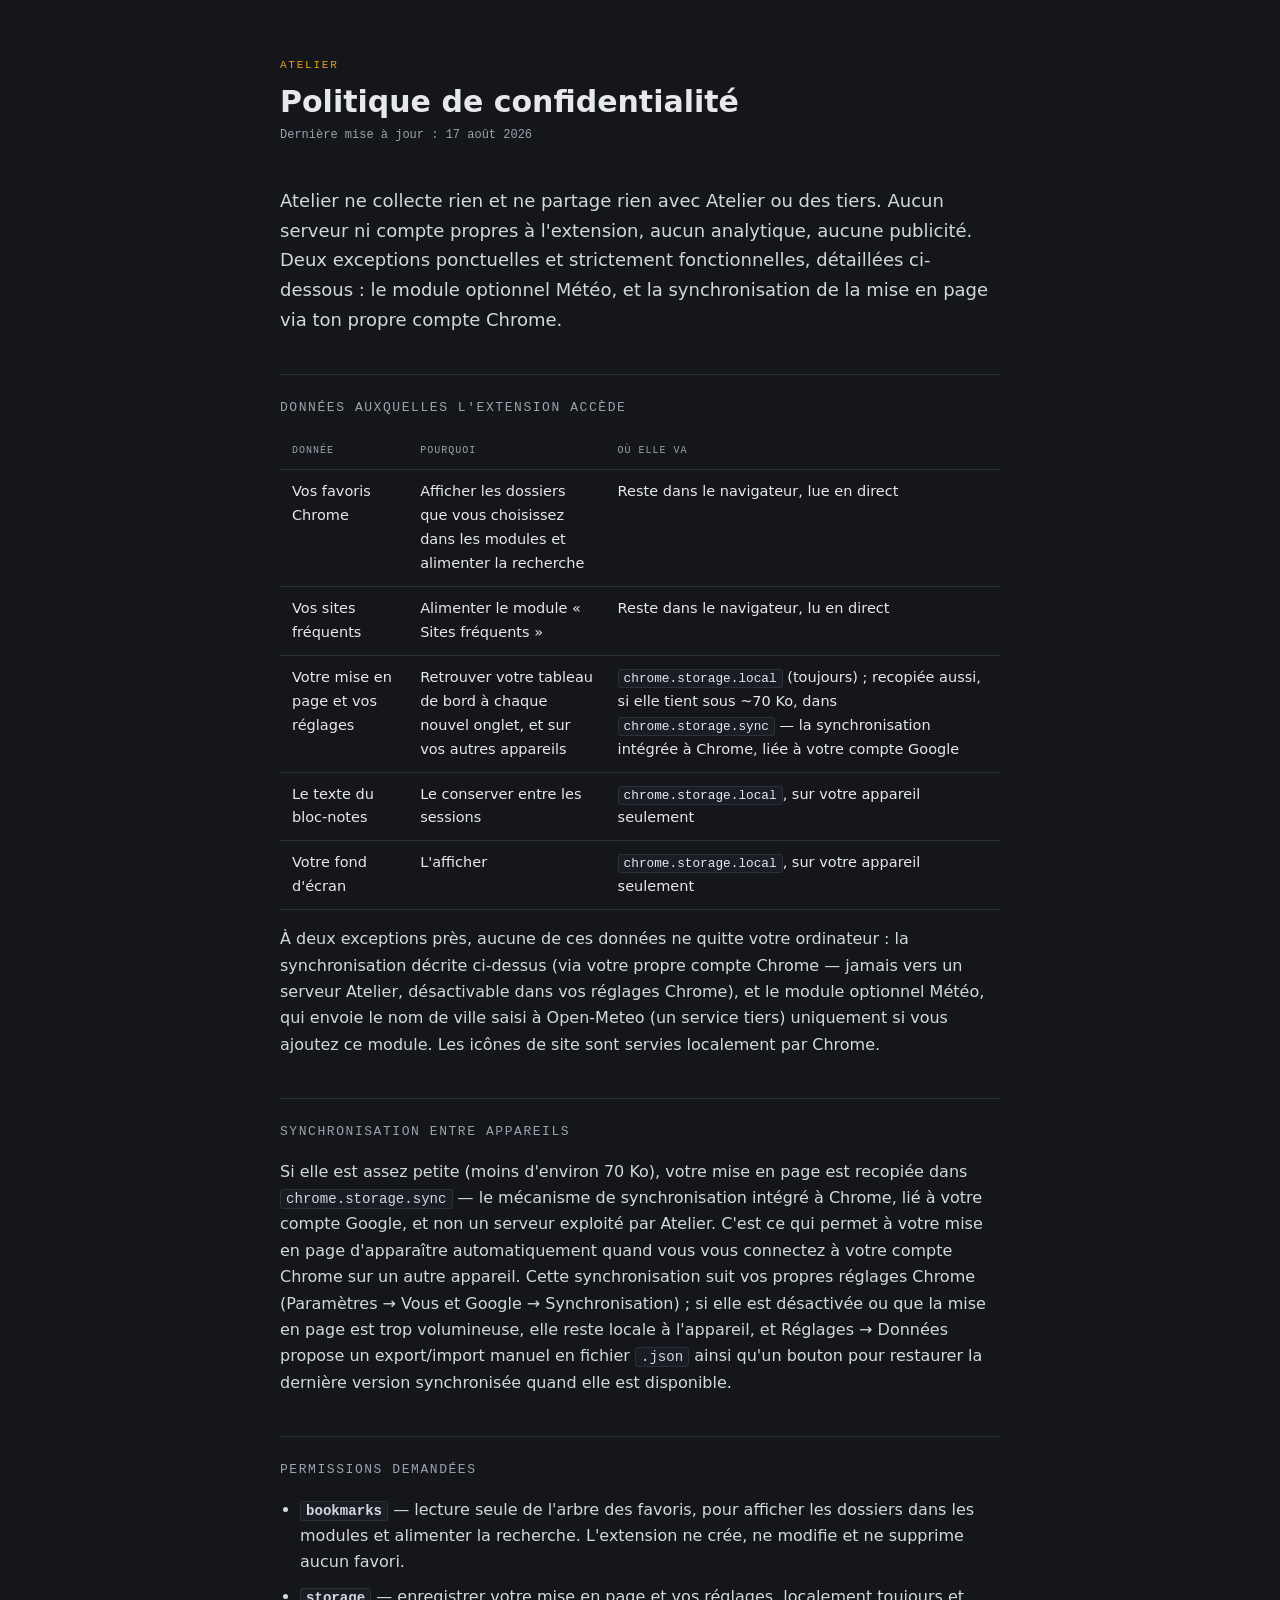
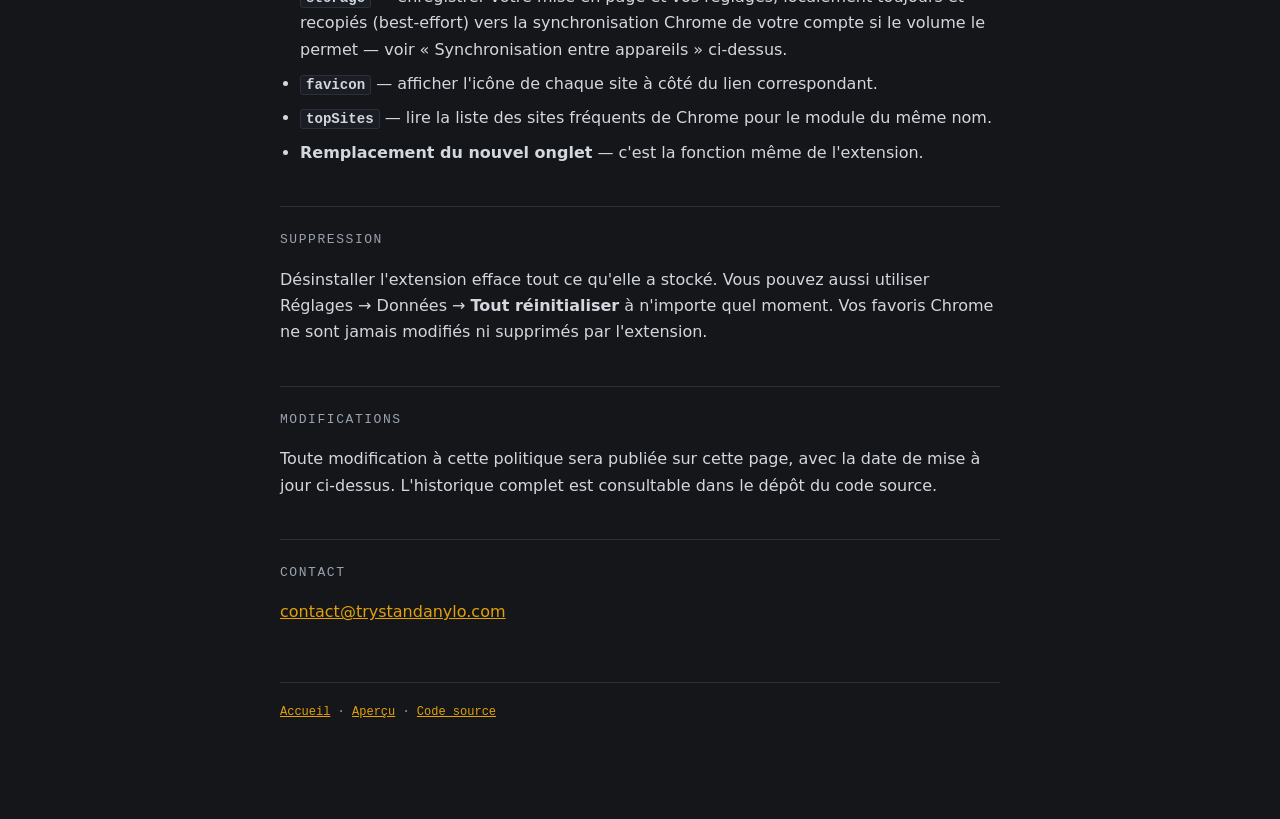
<file: docs/privacy.html>
<!DOCTYPE html>
<html lang="fr-CA">
<head>
<meta charset="utf-8">
<meta name="viewport" content="width=device-width, initial-scale=1">
<title>Politique de confidentialité — Atelier</title>
<style>
  :root {
    --ink: #14161a; --panel: #1a1d23; --rule: #2b313a;
    --text: #e6e8ec; --dim: #9aa3af; --accent: #e3a008;
    --mono: ui-monospace, "SF Mono", Menlo, Consolas, monospace;
  }
  * { box-sizing: border-box; }
  body {
    margin: 0; padding: 56px 24px 96px;
    background: var(--ink); color: var(--text);
    font: 16px/1.65 system-ui, -apple-system, "Segoe UI", Roboto, sans-serif;
    -webkit-font-smoothing: antialiased;
  }
  main { max-width: 720px; margin: 0 auto; }
  .eyebrow {
    font-family: var(--mono); font-size: 11px; letter-spacing: .16em;
    text-transform: uppercase; color: var(--accent); margin: 0 0 10px;
  }
  h1 { font-size: 30px; line-height: 1.2; margin: 0 0 6px; font-weight: 600; }
  .updated { font-family: var(--mono); font-size: 12px; color: var(--dim); margin: 0 0 40px; }
  h2 {
    font-size: 13px; font-family: var(--mono); letter-spacing: .12em;
    text-transform: uppercase; color: var(--dim); font-weight: 500;
    border-top: 1px solid var(--rule); padding-top: 22px; margin: 40px 0 14px;
  }
  p, li { color: #d3d7de; }
  .lead { font-size: 18px; }
  code {
    font-family: var(--mono); font-size: .88em;
    background: var(--panel); border: 1px solid var(--rule);
    border-radius: 3px; padding: 1px 5px;
  }
  table { width: 100%; border-collapse: collapse; margin: 8px 0 4px; font-size: 14.5px; }
  th, td { text-align: left; padding: 10px 12px; border-bottom: 1px solid var(--rule); vertical-align: top; }
  th {
    font-family: var(--mono); font-size: 10px; letter-spacing: .1em;
    text-transform: uppercase; color: var(--dim); font-weight: 500;
  }
  ul { padding-left: 20px; }
  li { margin-bottom: 8px; }
  a { color: var(--accent); }
  footer {
    margin-top: 56px; padding-top: 20px; border-top: 1px solid var(--rule);
    font-family: var(--mono); font-size: 12px; color: var(--dim);
  }
  @media (max-width: 620px) {
    body { padding: 36px 18px 64px; }
    table { font-size: 13.5px; }
    th, td { padding: 8px 8px; }
  }
</style>
</head>
<body>
<main>
  <p class="eyebrow">Atelier</p>
  <h1>Politique de confidentialité</h1>
  <p class="updated">Dernière mise à jour : 17 août 2026</p>

  <p class="lead">Atelier ne collecte rien et ne partage rien avec Atelier ou
  des tiers. Aucun serveur ni compte propres à l'extension, aucun
  analytique, aucune publicité. Deux exceptions ponctuelles et strictement
  fonctionnelles, détaillées ci-dessous : le module optionnel Météo, et la
  synchronisation de la mise en page via ton propre compte Chrome.</p>

  <h2>Données auxquelles l'extension accède</h2>
  <table>
    <thead>
      <tr><th>Donnée</th><th>Pourquoi</th><th>Où elle va</th></tr>
    </thead>
    <tbody>
      <tr>
        <td>Vos favoris Chrome</td>
        <td>Afficher les dossiers que vous choisissez dans les modules et alimenter la recherche</td>
        <td>Reste dans le navigateur, lue en direct</td>
      </tr>
      <tr>
        <td>Vos sites fréquents</td>
        <td>Alimenter le module « Sites fréquents »</td>
        <td>Reste dans le navigateur, lu en direct</td>
      </tr>
      <tr>
        <td>Votre mise en page et vos réglages</td>
        <td>Retrouver votre tableau de bord à chaque nouvel onglet, et sur
        vos autres appareils</td>
        <td><code>chrome.storage.local</code> (toujours) ; recopiée aussi,
        si elle tient sous ~70 Ko, dans <code>chrome.storage.sync</code> —
        la synchronisation intégrée à Chrome, liée à votre compte Google</td>
      </tr>
      <tr>
        <td>Le texte du bloc-notes</td>
        <td>Le conserver entre les sessions</td>
        <td><code>chrome.storage.local</code>, sur votre appareil seulement</td>
      </tr>
      <tr>
        <td>Votre fond d'écran</td>
        <td>L'afficher</td>
        <td><code>chrome.storage.local</code>, sur votre appareil seulement</td>
      </tr>
    </tbody>
  </table>
  <p>À deux exceptions près, aucune de ces données ne quitte votre
  ordinateur : la synchronisation décrite ci-dessus (via votre propre
  compte Chrome — jamais vers un serveur Atelier, désactivable dans vos
  réglages Chrome), et le module optionnel Météo, qui envoie le nom de
  ville saisi à Open-Meteo (un service tiers) uniquement si vous ajoutez ce
  module. Les icônes de site sont servies localement par Chrome.</p>

  <h2>Synchronisation entre appareils</h2>
  <p>Si elle est assez petite (moins d'environ 70 Ko), votre mise en page
  est recopiée dans <code>chrome.storage.sync</code> — le mécanisme de
  synchronisation intégré à Chrome, lié à votre compte Google, et non un
  serveur exploité par Atelier. C'est ce qui permet à votre mise en page
  d'apparaître automatiquement quand vous vous connectez à votre compte
  Chrome sur un autre appareil. Cette synchronisation suit vos propres
  réglages Chrome (Paramètres → Vous et Google → Synchronisation) ; si
  elle est désactivée ou que la mise en page est trop volumineuse, elle
  reste locale à l'appareil, et Réglages → Données propose un export/import
  manuel en fichier <code>.json</code> ainsi qu'un bouton pour restaurer la
  dernière version synchronisée quand elle est disponible.</p>

  <h2>Permissions demandées</h2>
  <ul>
    <li><strong><code>bookmarks</code></strong> — lecture seule de l'arbre des
    favoris, pour afficher les dossiers dans les modules et alimenter la
    recherche. L'extension ne crée, ne modifie et ne supprime aucun favori.</li>
    <li><strong><code>storage</code></strong> — enregistrer votre mise en page
    et vos réglages, localement toujours et recopiés (best-effort) vers la
    synchronisation Chrome de votre compte si le volume le permet — voir
    « Synchronisation entre appareils » ci-dessus.</li>
    <li><strong><code>favicon</code></strong> — afficher l'icône de chaque site
    à côté du lien correspondant.</li>
    <li><strong><code>topSites</code></strong> — lire la liste des sites
    fréquents de Chrome pour le module du même nom.</li>
    <li><strong>Remplacement du nouvel onglet</strong> — c'est la fonction même
    de l'extension.</li>
  </ul>

  <h2>Suppression</h2>
  <p>Désinstaller l'extension efface tout ce qu'elle a stocké. Vous pouvez
  aussi utiliser Réglages → Données → <strong>Tout réinitialiser</strong> à
  n'importe quel moment. Vos favoris Chrome ne sont jamais modifiés ni
  supprimés par l'extension.</p>

  <h2>Modifications</h2>
  <p>Toute modification à cette politique sera publiée sur cette page, avec la
  date de mise à jour ci-dessus. L'historique complet est consultable dans le
  dépôt du code source.</p>

  <h2>Contact</h2>
  <p><a href="mailto:contact@trystandanylo.com">contact@trystandanylo.com</a></p>

  <footer>
    <a href="./">Accueil</a> ·
    <a href="apercu.html">Aperçu</a> ·
    <a href="https://github.com/Blencia/atelier">Code source</a>
  </footer>
</main>
</body>
</html>
</file>
